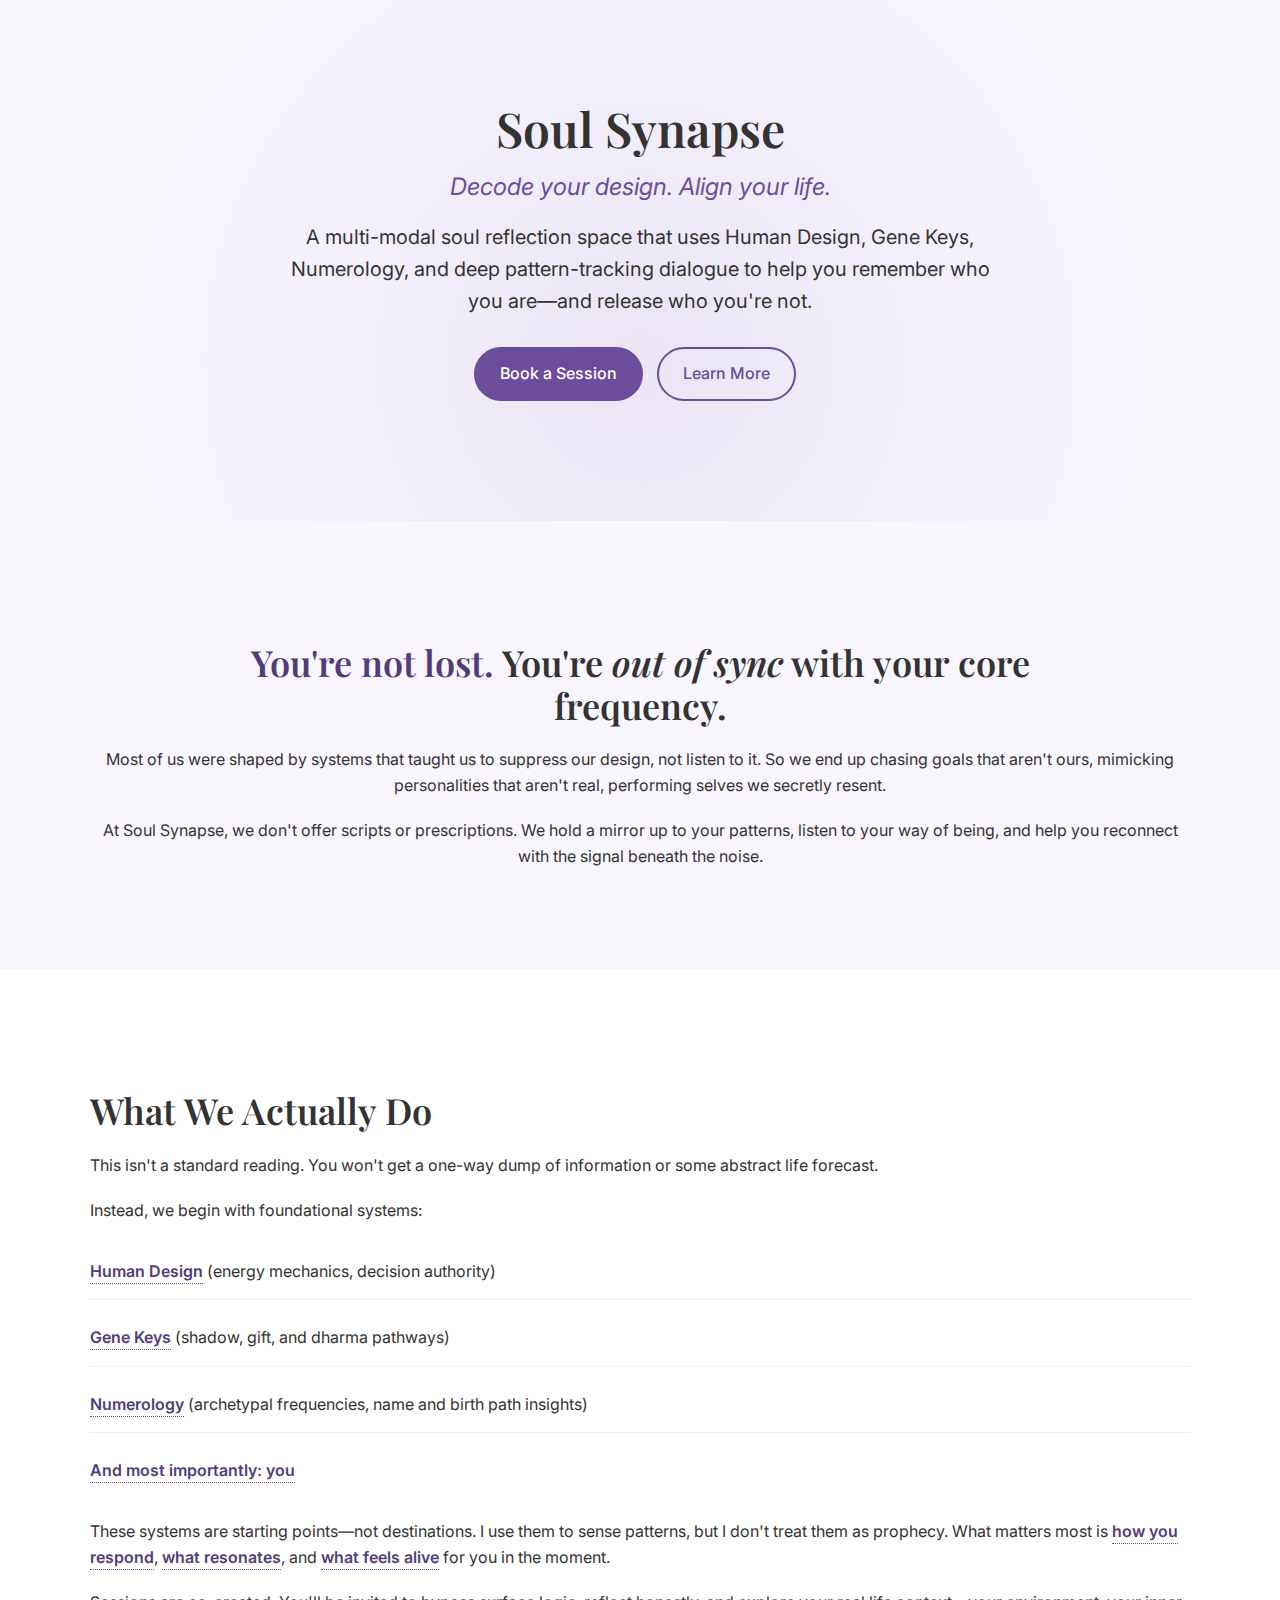
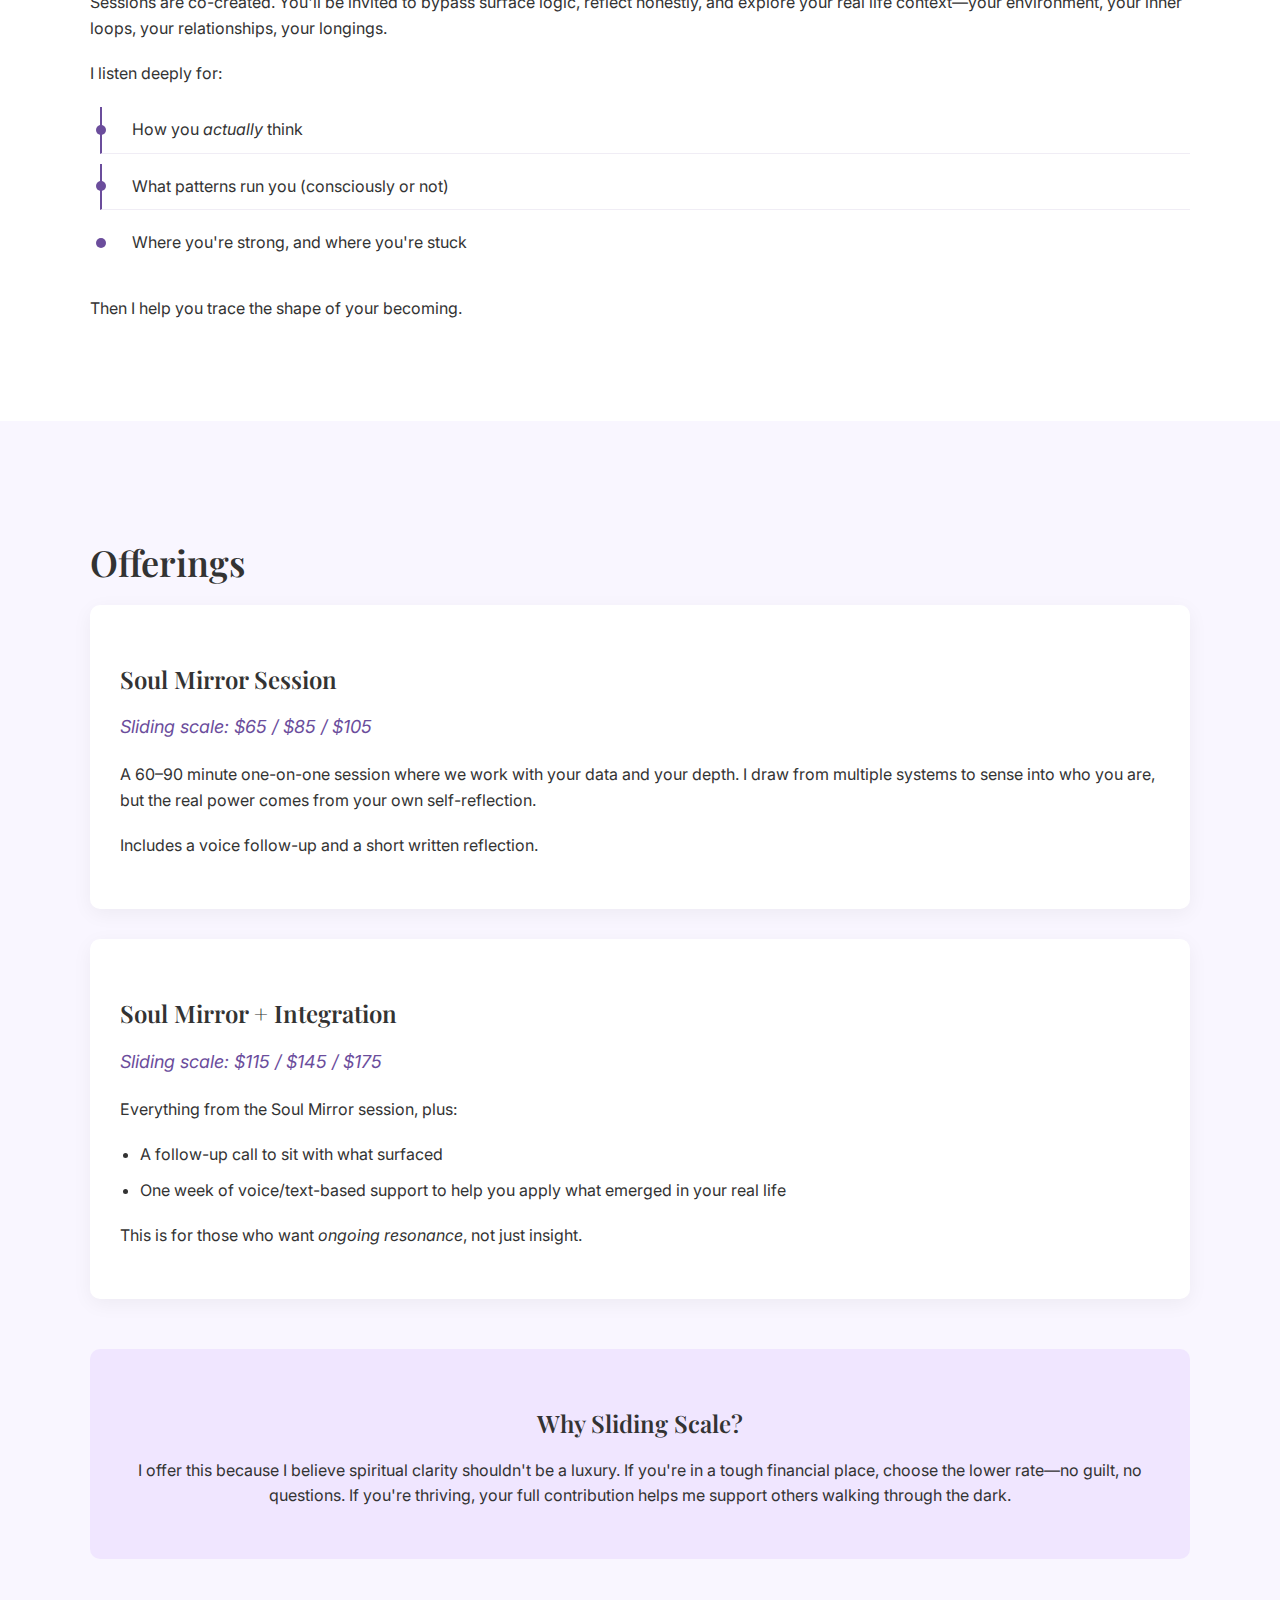
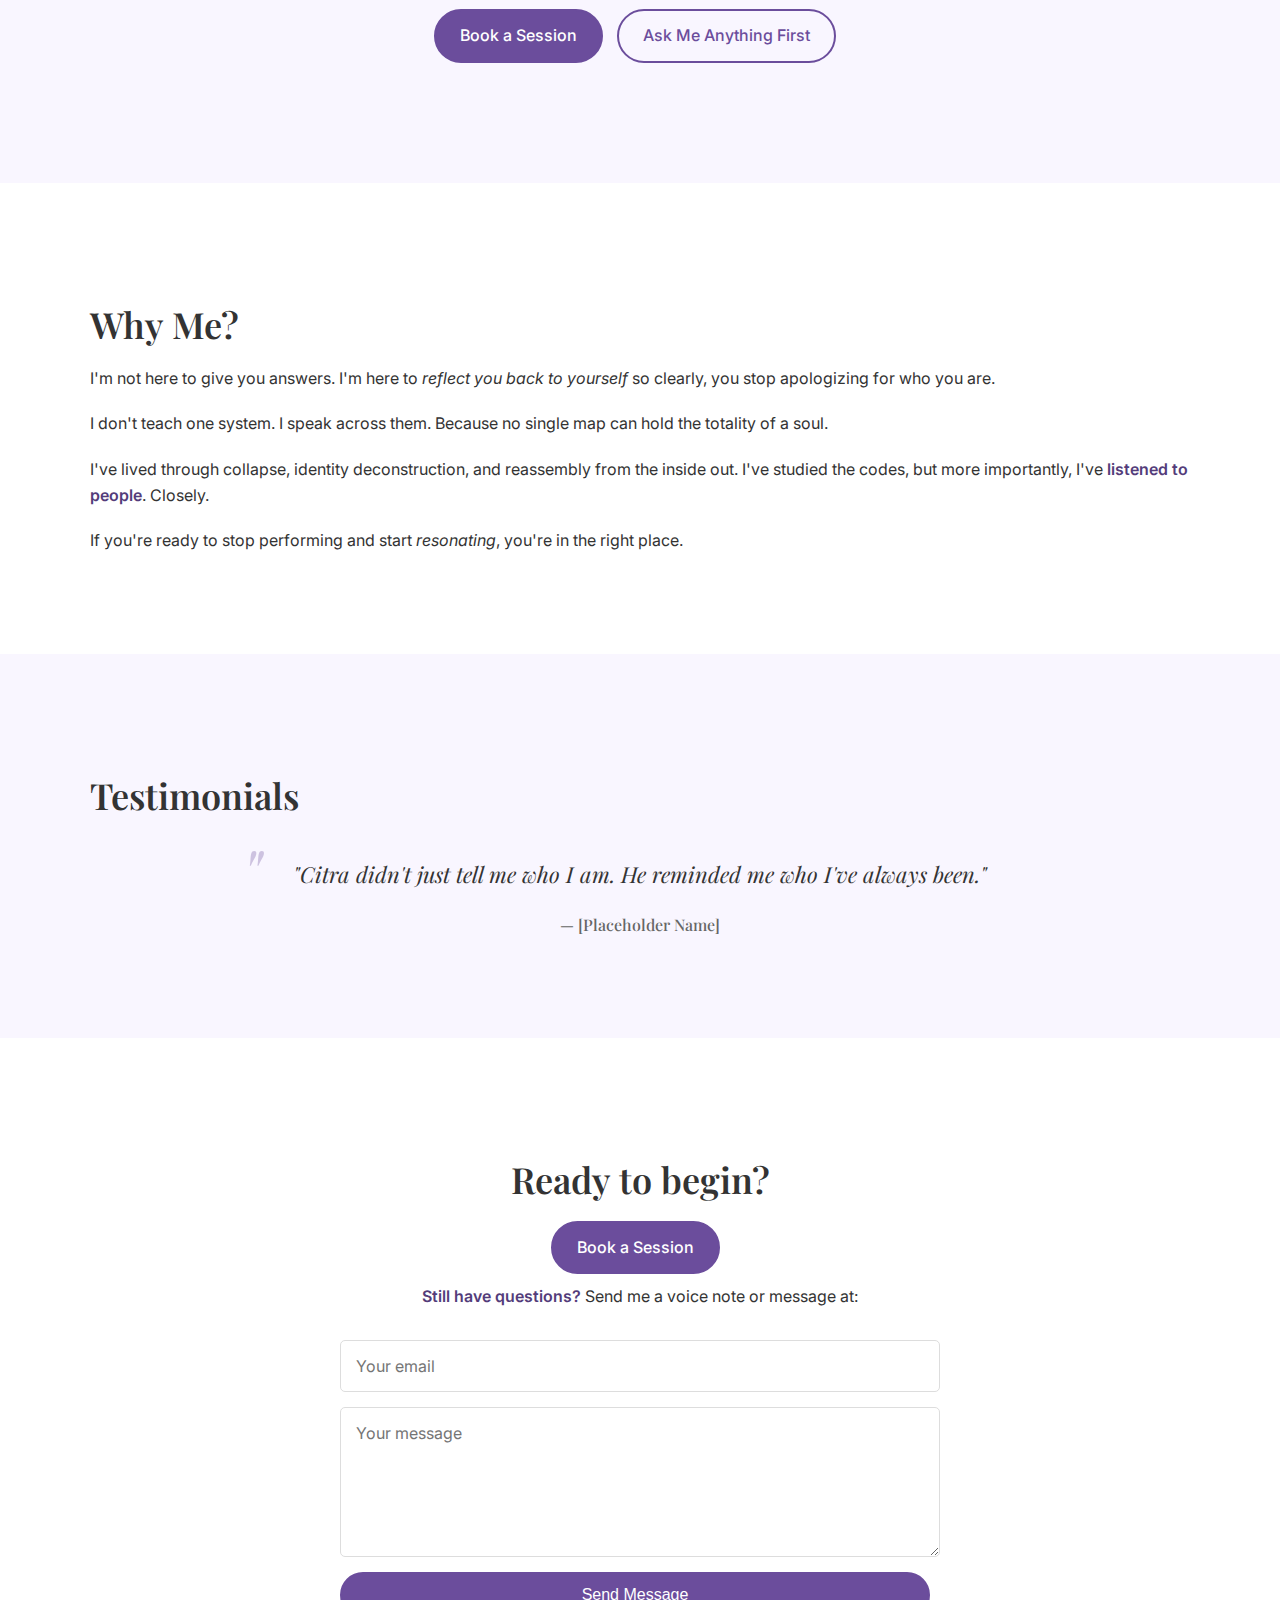
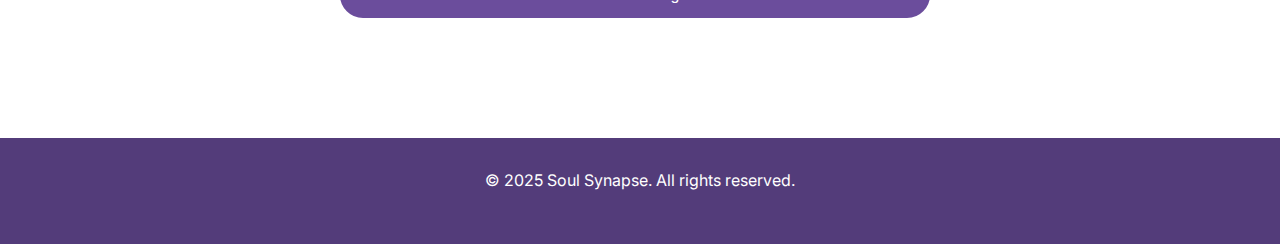
<file: index.html>
<!DOCTYPE html>
<html lang="en">
<head>
    <meta charset="UTF-8">
    <meta name="viewport" content="width=device-width, initial-scale=1.0">
    <title>Soul Synapse - Decode your design. Align your life.</title>
    <link rel="stylesheet" href="styles.css">
    <link rel="preconnect" href="https://fonts.googleapis.com">
    <link rel="preconnect" href="https://fonts.gstatic.com" crossorigin>
    <link href="https://fonts.googleapis.com/css2?family=Inter:wght@300;400;500;600;700&family=Playfair+Display:ital,wght@0,400;0,600;1,400&display=swap" rel="stylesheet">
</head>
<body>
    <header>
        <div class="container">
            <h1>Soul Synapse</h1>
            <p class="tagline"><em>Decode your design. Align your life.</em></p>
            <p class="description">A multi-modal soul reflection space that uses Human Design, Gene Keys, Numerology, and deep pattern-tracking dialogue to help you remember who you are—and release who you're not.</p>
            <div class="cta-buttons">
                <a href="#" class="btn primary">Book a Session</a>
                <a href="#" class="btn secondary">Learn More</a>
            </div>
        </div>
    </header>

    <section class="intro">
        <div class="container">
            <h2><strong>You're not lost.</strong> You're <em>out of sync</em> with your core frequency.</h2>
            <p>Most of us were shaped by systems that taught us to suppress our design, not listen to it. So we end up chasing goals that aren't ours, mimicking personalities that aren't real, performing selves we secretly resent.</p>
            <p>At Soul Synapse, we don't offer scripts or prescriptions. We hold a mirror up to your patterns, listen to your way of being, and help you reconnect with the signal beneath the noise.</p>
        </div>
    </section>

    <section class="what-we-do">
        <div class="container">
            <h2>What We Actually Do</h2>
            <p>This isn't a standard reading. You won't get a one-way dump of information or some abstract life forecast.</p>
            <p>Instead, we begin with foundational systems:</p>
            <ul>
                <li><strong>Human Design</strong> (energy mechanics, decision authority)</li>
                <li><strong>Gene Keys</strong> (shadow, gift, and dharma pathways)</li>
                <li><strong>Numerology</strong> (archetypal frequencies, name and birth path insights)</li>
                <li><strong>And most importantly: you</strong></li>
            </ul>
            <p>These systems are starting points—not destinations. I use them to sense patterns, but I don't treat them as prophecy. What matters most is <strong>how you respond</strong>, <strong>what resonates</strong>, and <strong>what feels alive</strong> for you in the moment.</p>
            
            <p>Sessions are co-created. You'll be invited to bypass surface logic, reflect honestly, and explore your real life context—your environment, your inner loops, your relationships, your longings.</p>
            
            <p>I listen deeply for:</p>
            <ul class="pattern-list">
                <li>How you <em>actually</em> think</li>
                <li>What patterns run you (consciously or not)</li>
                <li>Where you're strong, and where you're stuck</li>
            </ul>
            <p>Then I help you trace the shape of your becoming.</p>
        </div>
    </section>

    <section class="offerings">
        <div class="container">
            <h2>Offerings</h2>
            
            <div class="offering-card">
                <h3>Soul Mirror Session</h3>
                <p class="price"><em>Sliding scale: $65 / $85 / $105</em></p>
                <p>A 60–90 minute one-on-one session where we work with your data and your depth. I draw from multiple systems to sense into who you are, but the real power comes from your own self-reflection.</p>
                <p>Includes a voice follow-up and a short written reflection.</p>
            </div>
            
            <div class="offering-card">
                <h3>Soul Mirror + Integration</h3>
                <p class="price"><em>Sliding scale: $115 / $145 / $175</em></p>
                <p>Everything from the Soul Mirror session, plus:</p>
                <ul>
                    <li>A follow-up call to sit with what surfaced</li>
                    <li>One week of voice/text-based support to help you apply what emerged in your real life</li>
                </ul>
                <p>This is for those who want <em>ongoing resonance</em>, not just insight.</p>
            </div>
            
            <div class="sliding-scale">
                <h3>Why Sliding Scale?</h3>
                <p>I offer this because I believe spiritual clarity shouldn't be a luxury. If you're in a tough financial place, choose the lower rate—no guilt, no questions. If you're thriving, your full contribution helps me support others walking through the dark.</p>
            </div>
            
            <div class="cta-buttons centered">
                <a href="#" class="btn primary">Book a Session</a>
                <a href="#" class="btn secondary">Ask Me Anything First</a>
            </div>
        </div>
    </section>

    <section class="why-me">
        <div class="container">
            <h2>Why Me?</h2>
            <p>I'm not here to give you answers. I'm here to <em>reflect you back to yourself</em> so clearly, you stop apologizing for who you are.</p>
            <p>I don't teach one system. I speak across them. Because no single map can hold the totality of a soul.</p>
            <p>I've lived through collapse, identity deconstruction, and reassembly from the inside out. I've studied the codes, but more importantly, I've <strong>listened to people</strong>. Closely.</p>
            <p>If you're ready to stop performing and start <em>resonating</em>, you're in the right place.</p>
        </div>
    </section>

    <section class="testimonials">
        <div class="container">
            <h2>Testimonials</h2>
            <blockquote>
                <p>"Citra didn't just tell me who I am. He reminded me who I've always been."</p>
                <cite>— [Placeholder Name]</cite>
            </blockquote>
        </div>
    </section>

    <section class="contact">
        <div class="container">
            <h2>Ready to begin?</h2>
            <a href="#" class="btn primary">Book a Session</a>
            <p><strong>Still have questions?</strong> Send me a voice note or message at:</p>
            <div class="contact-form">
                <!-- Placeholder for contact form -->
                <form>
                    <input type="email" placeholder="Your email" required>
                    <textarea placeholder="Your message"></textarea>
                    <button type="submit" class="btn primary">Send Message</button>
                </form>
            </div>
        </div>
    </section>

    <footer>
        <div class="container">
            <p>&copy; 2025 Soul Synapse. All rights reserved.</p>
        </div>
    </footer>
</body>
</html>
</file>
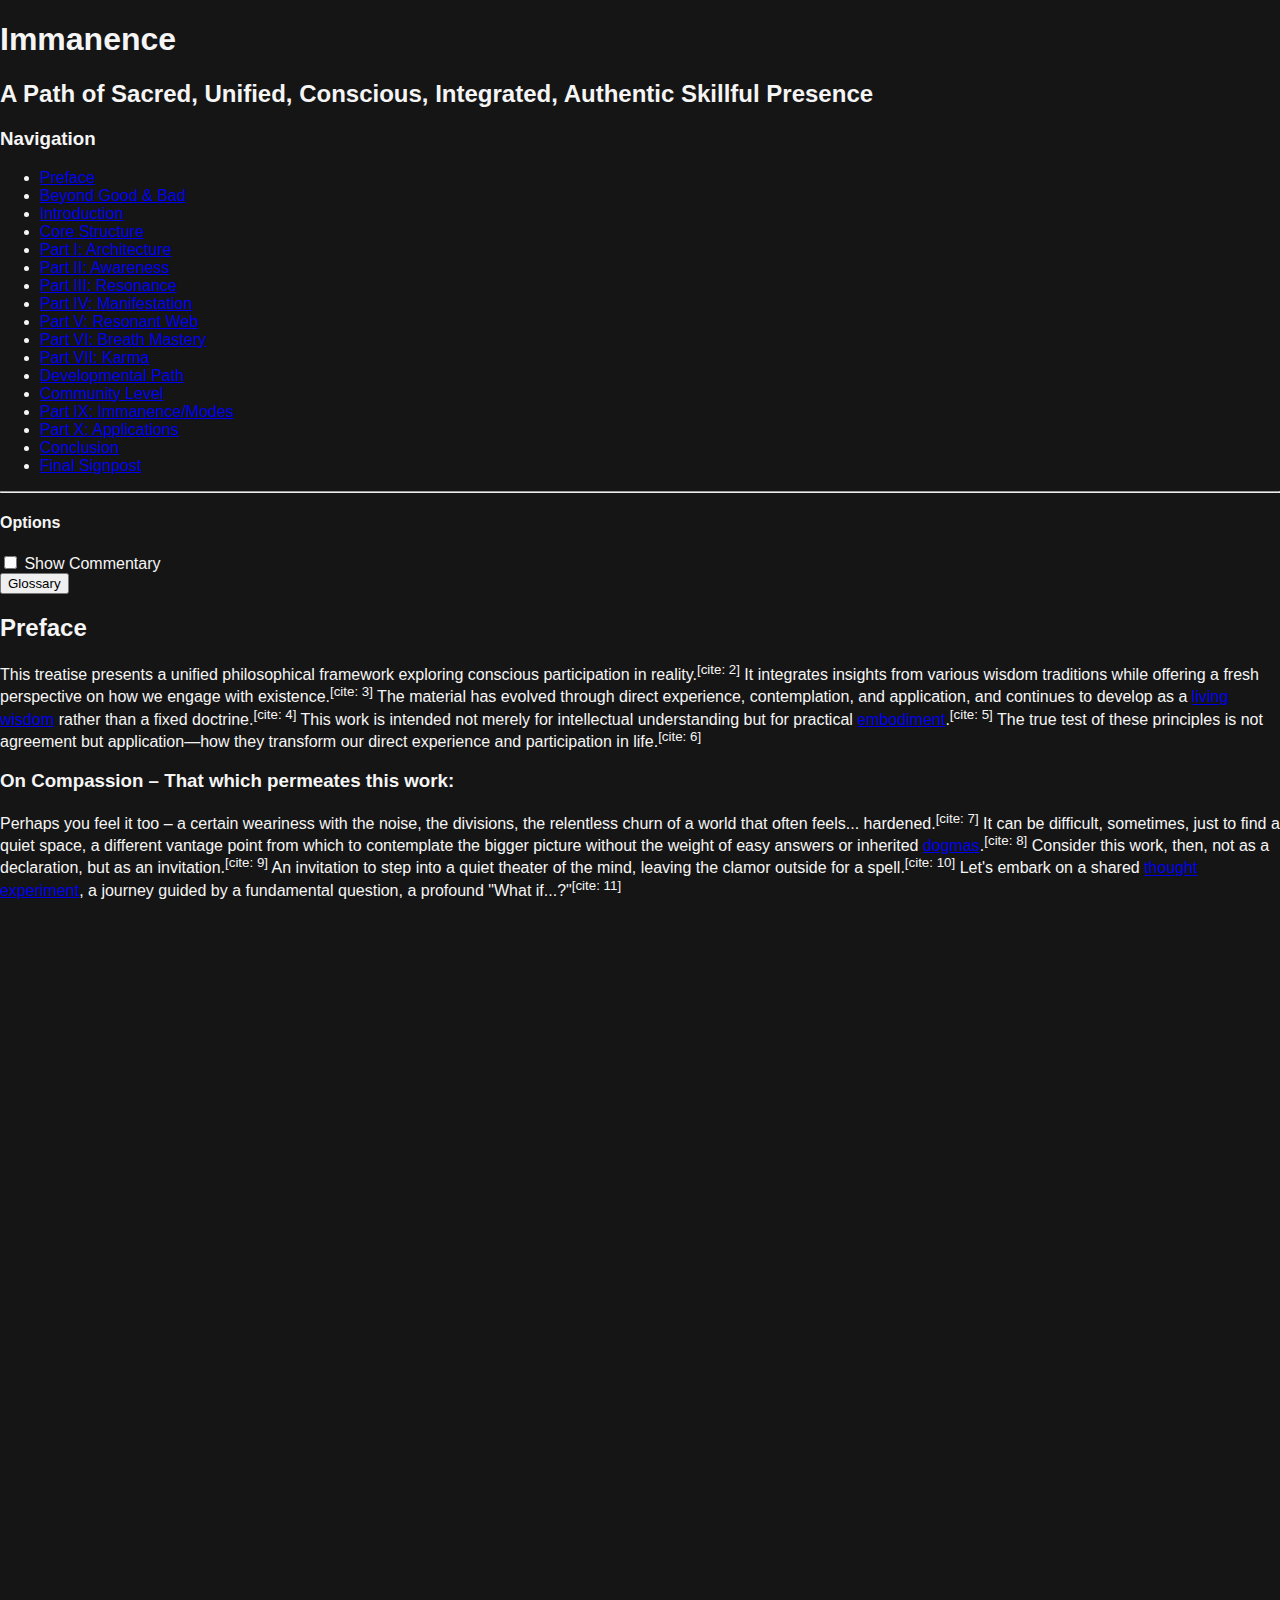
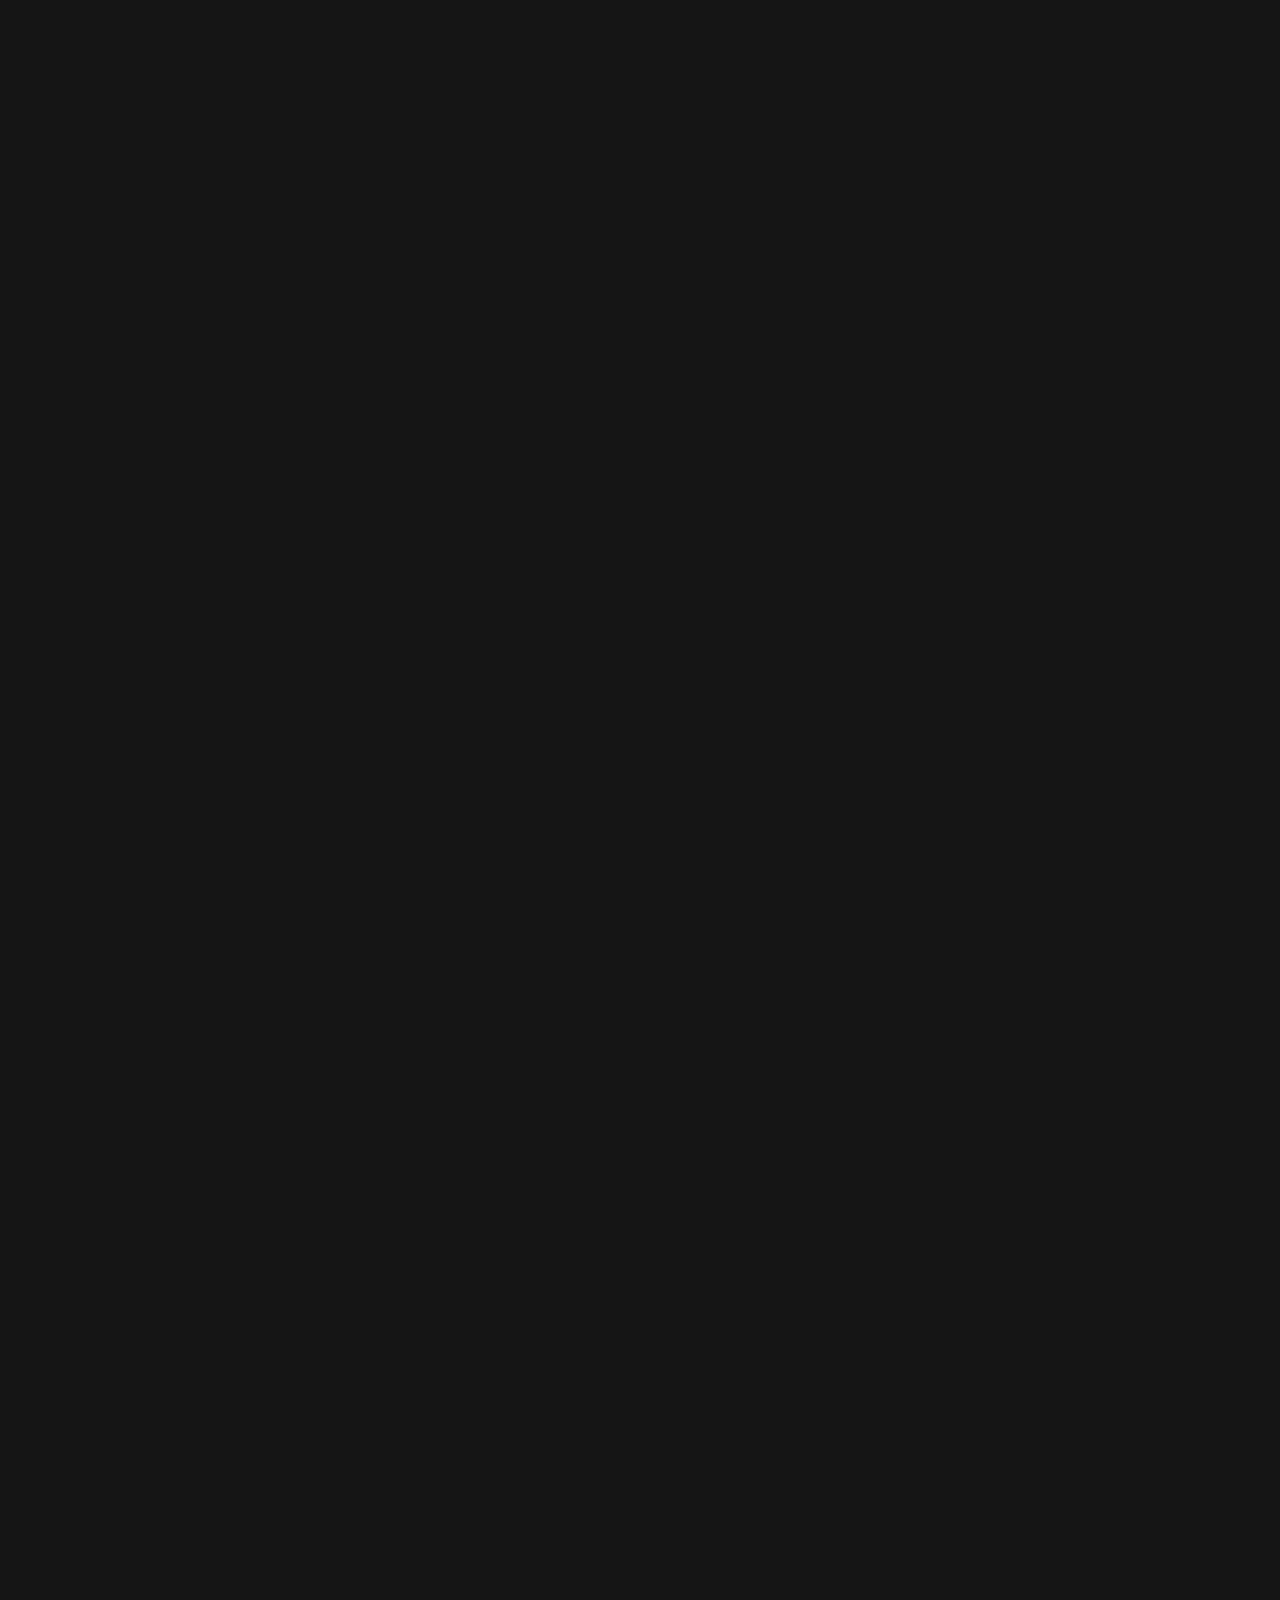
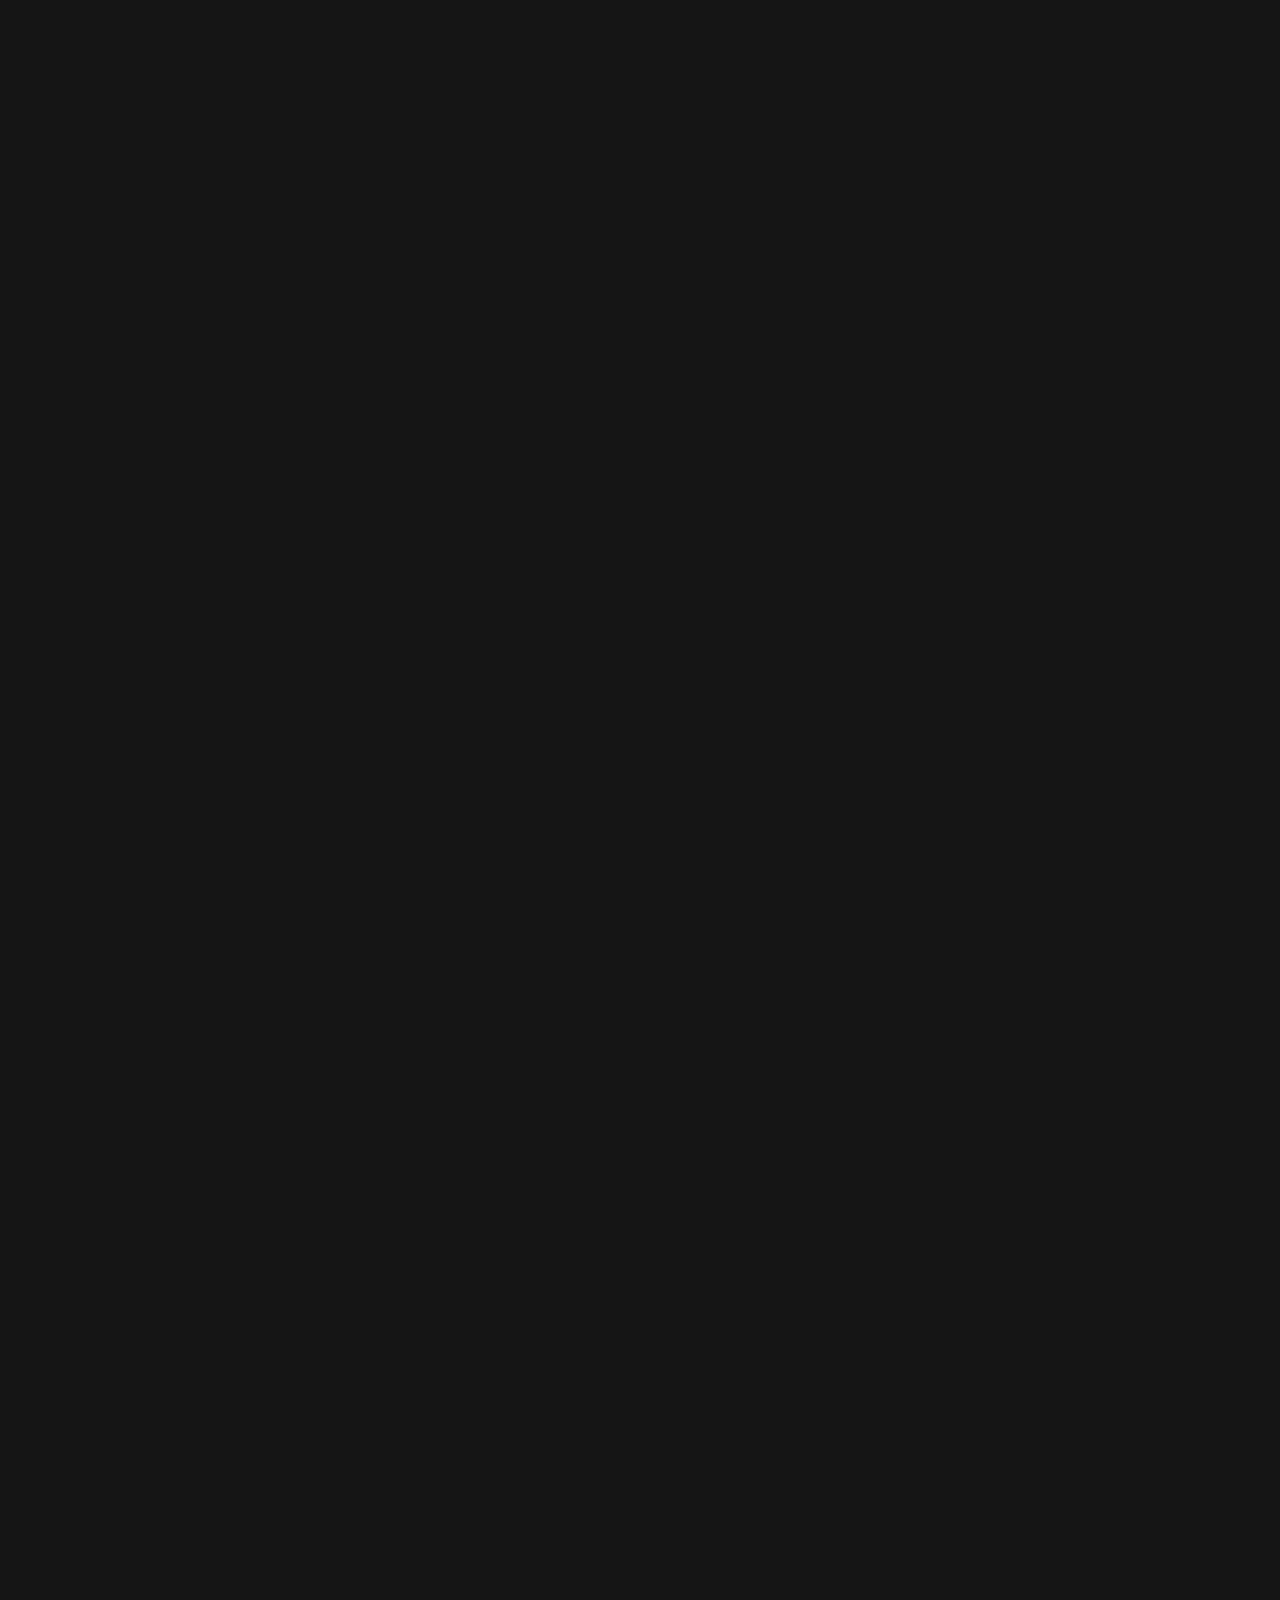
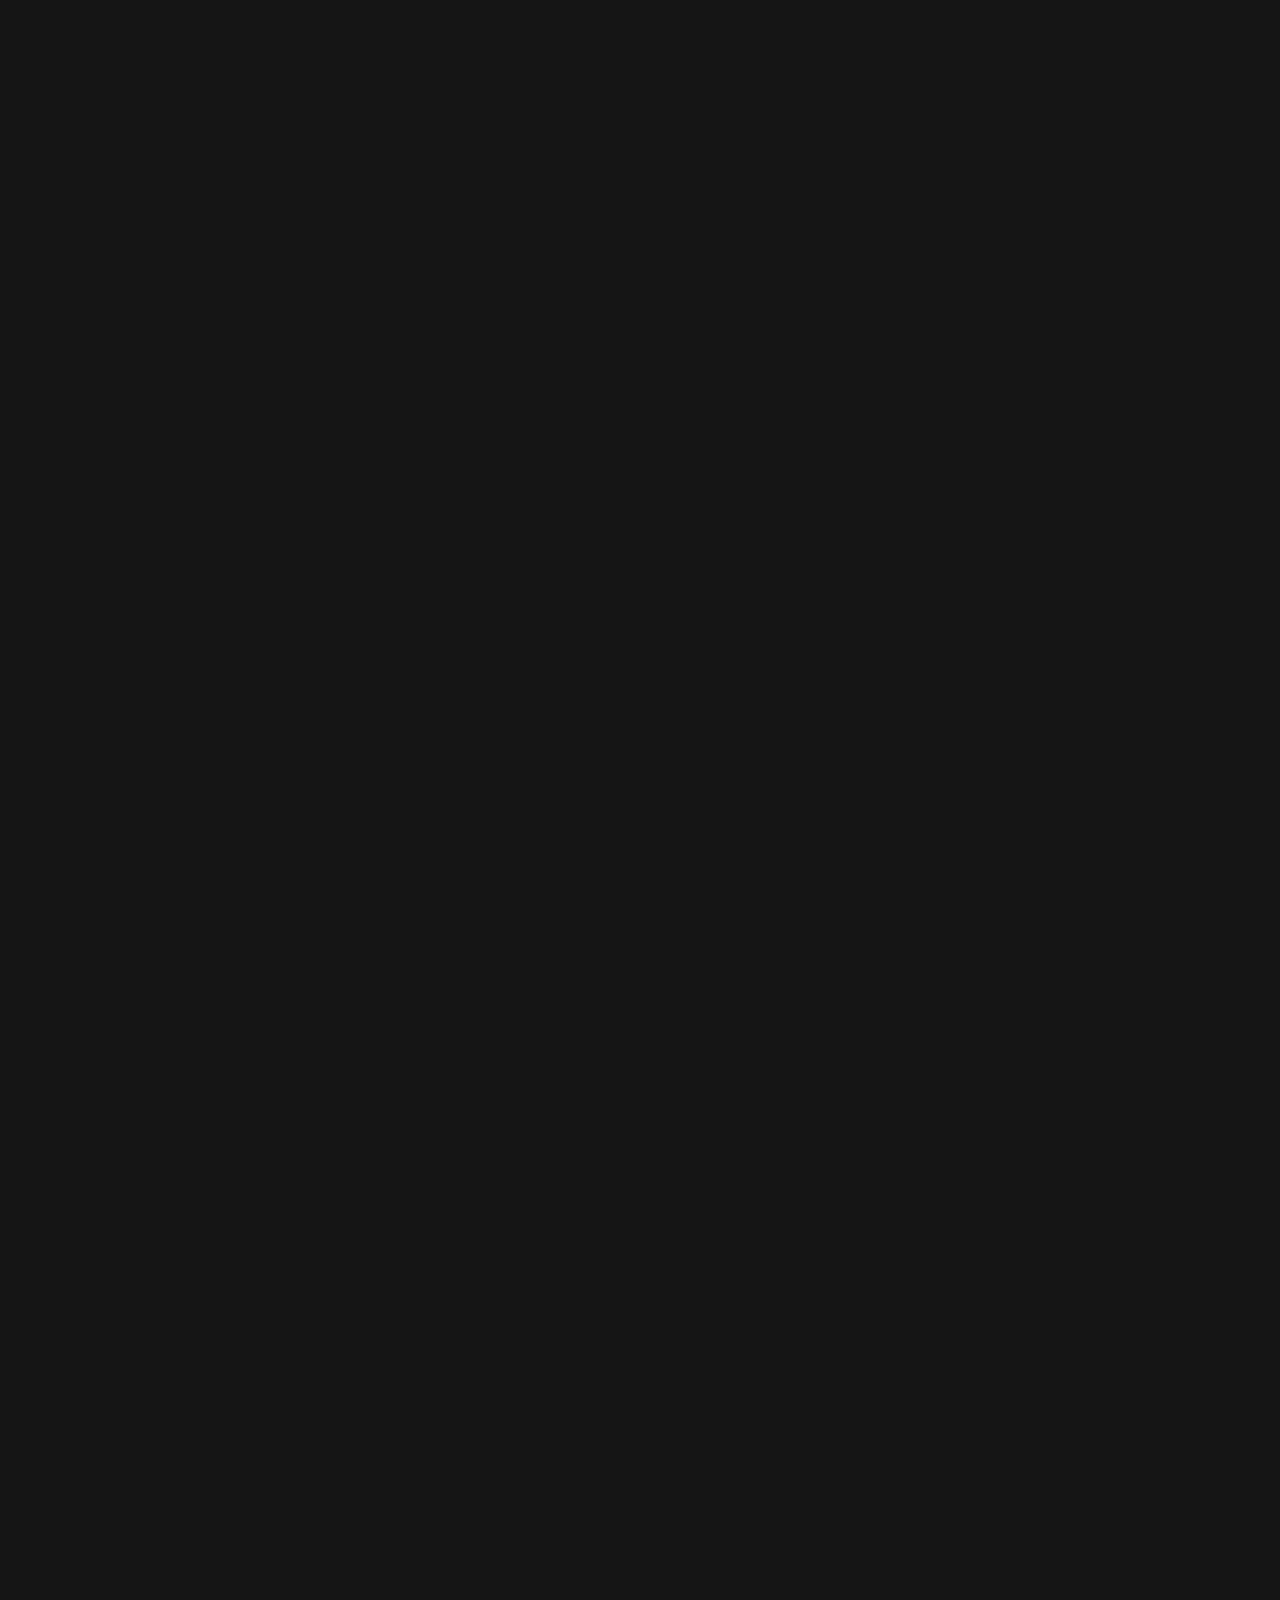
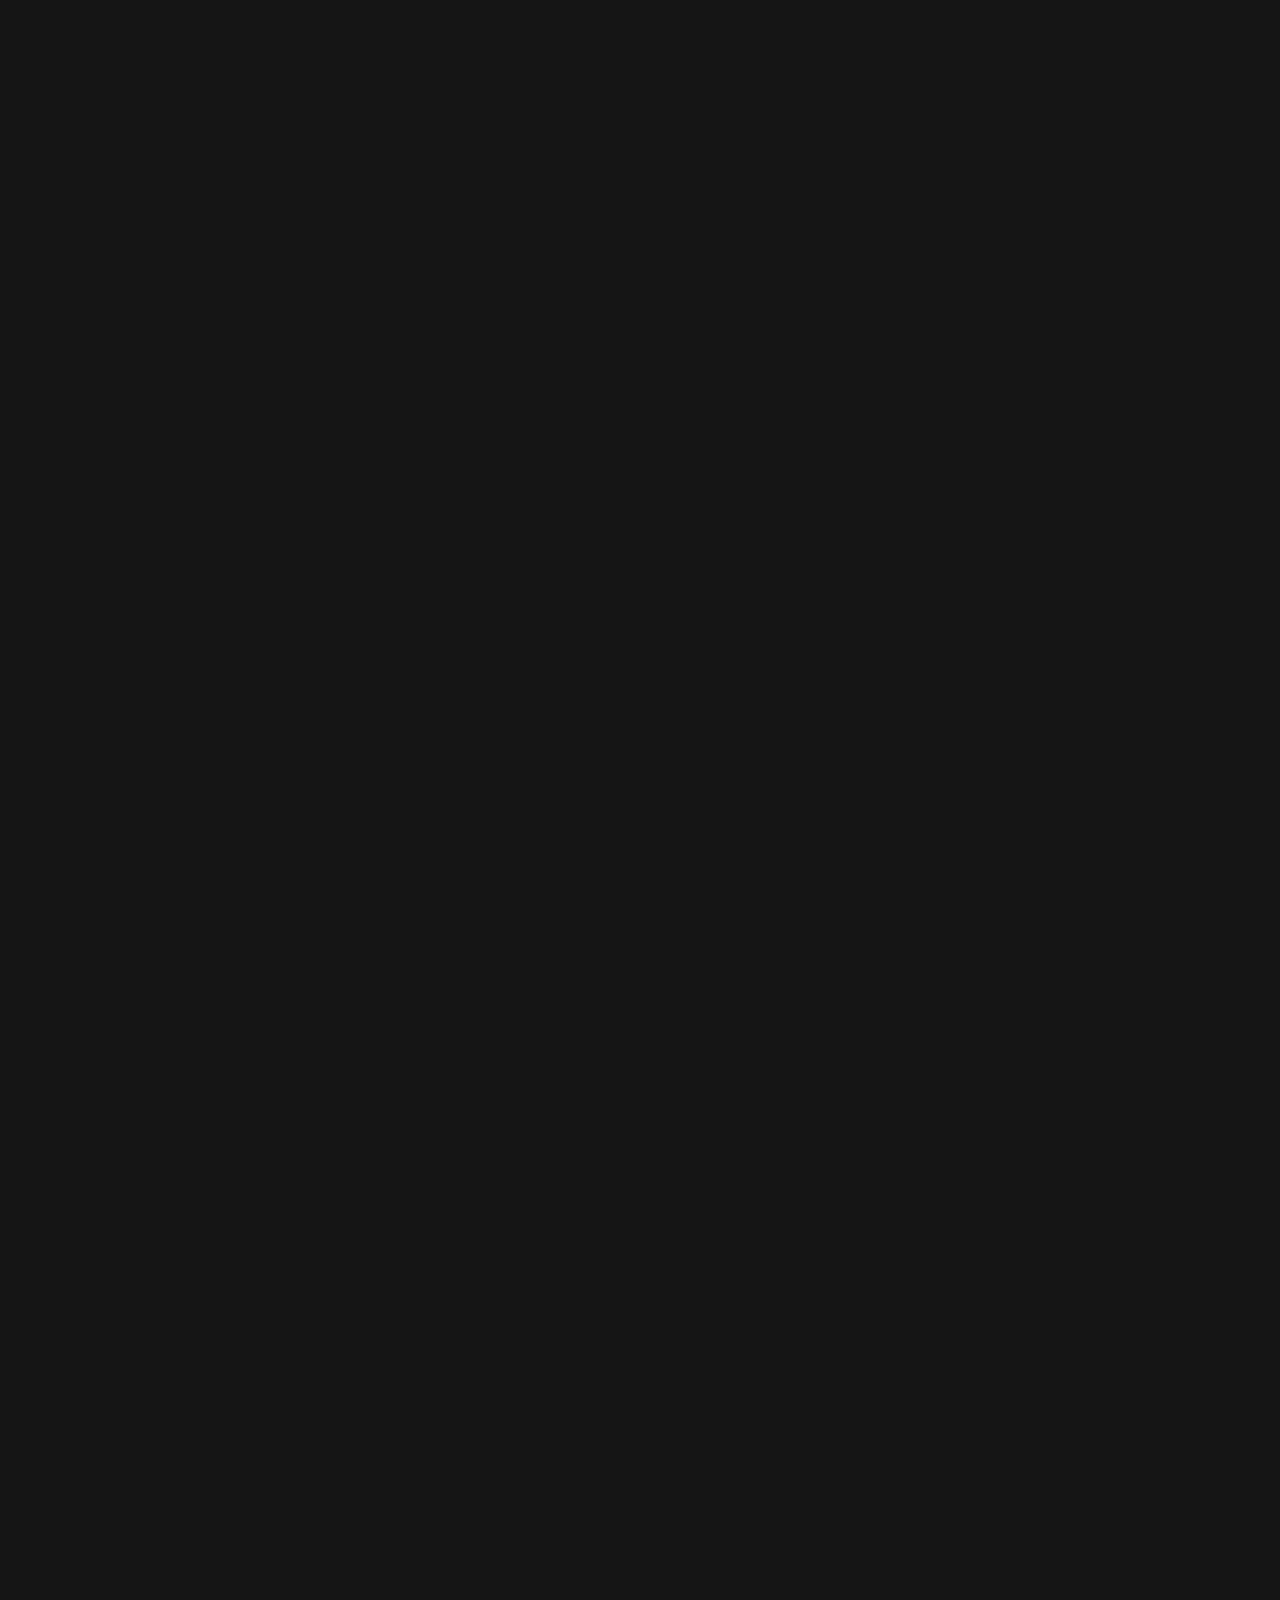
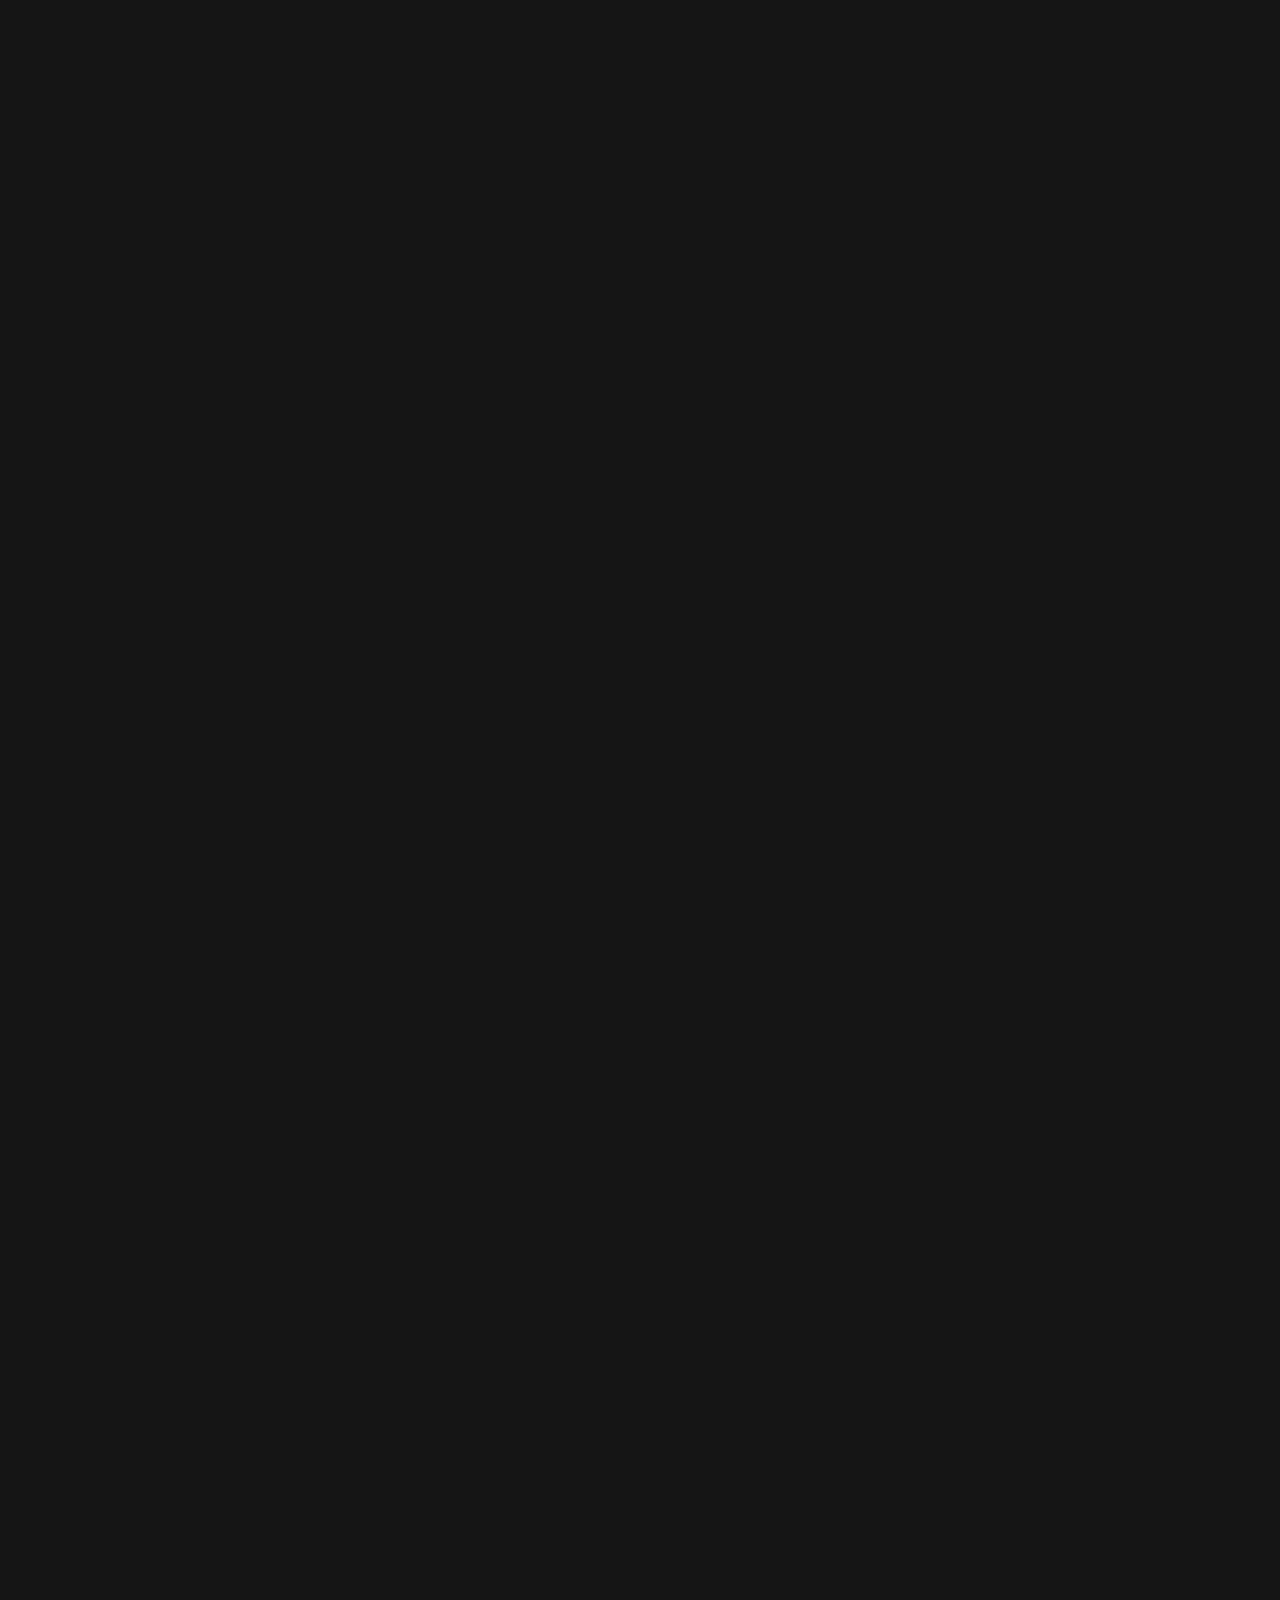
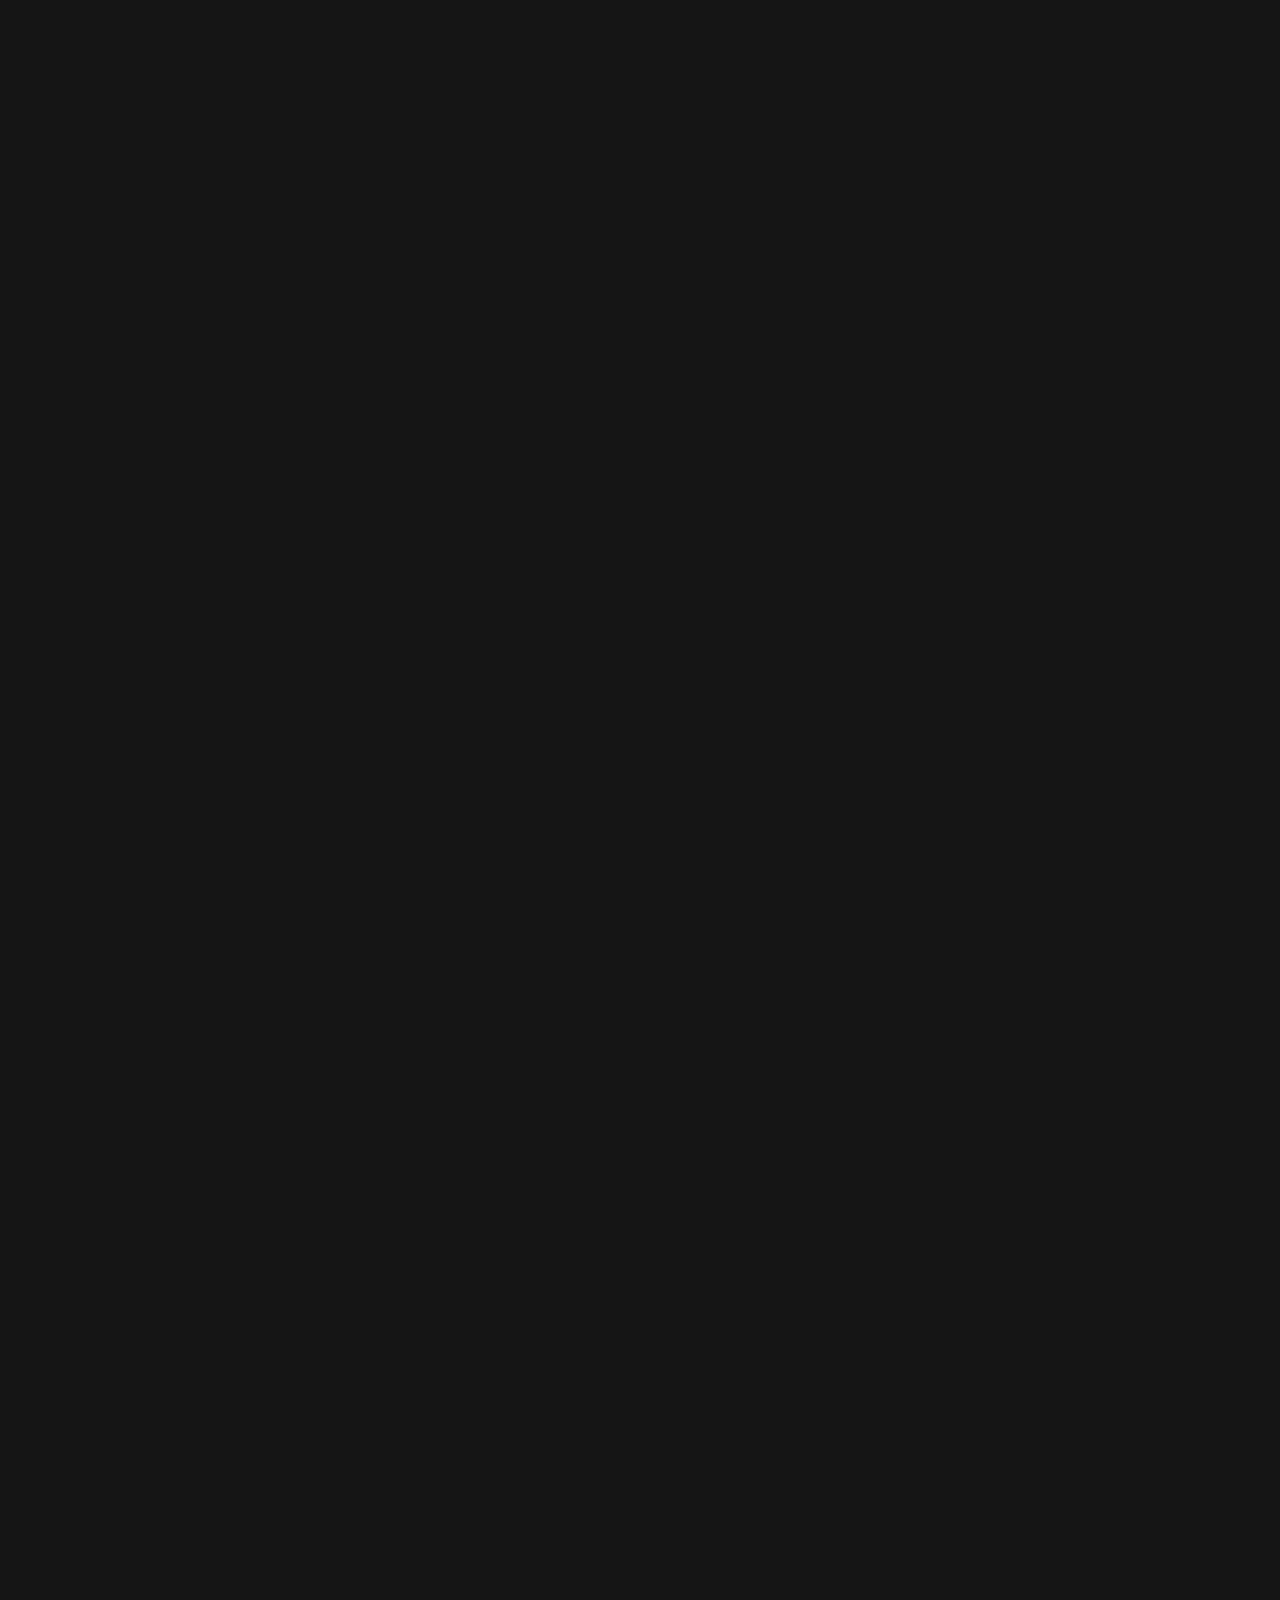
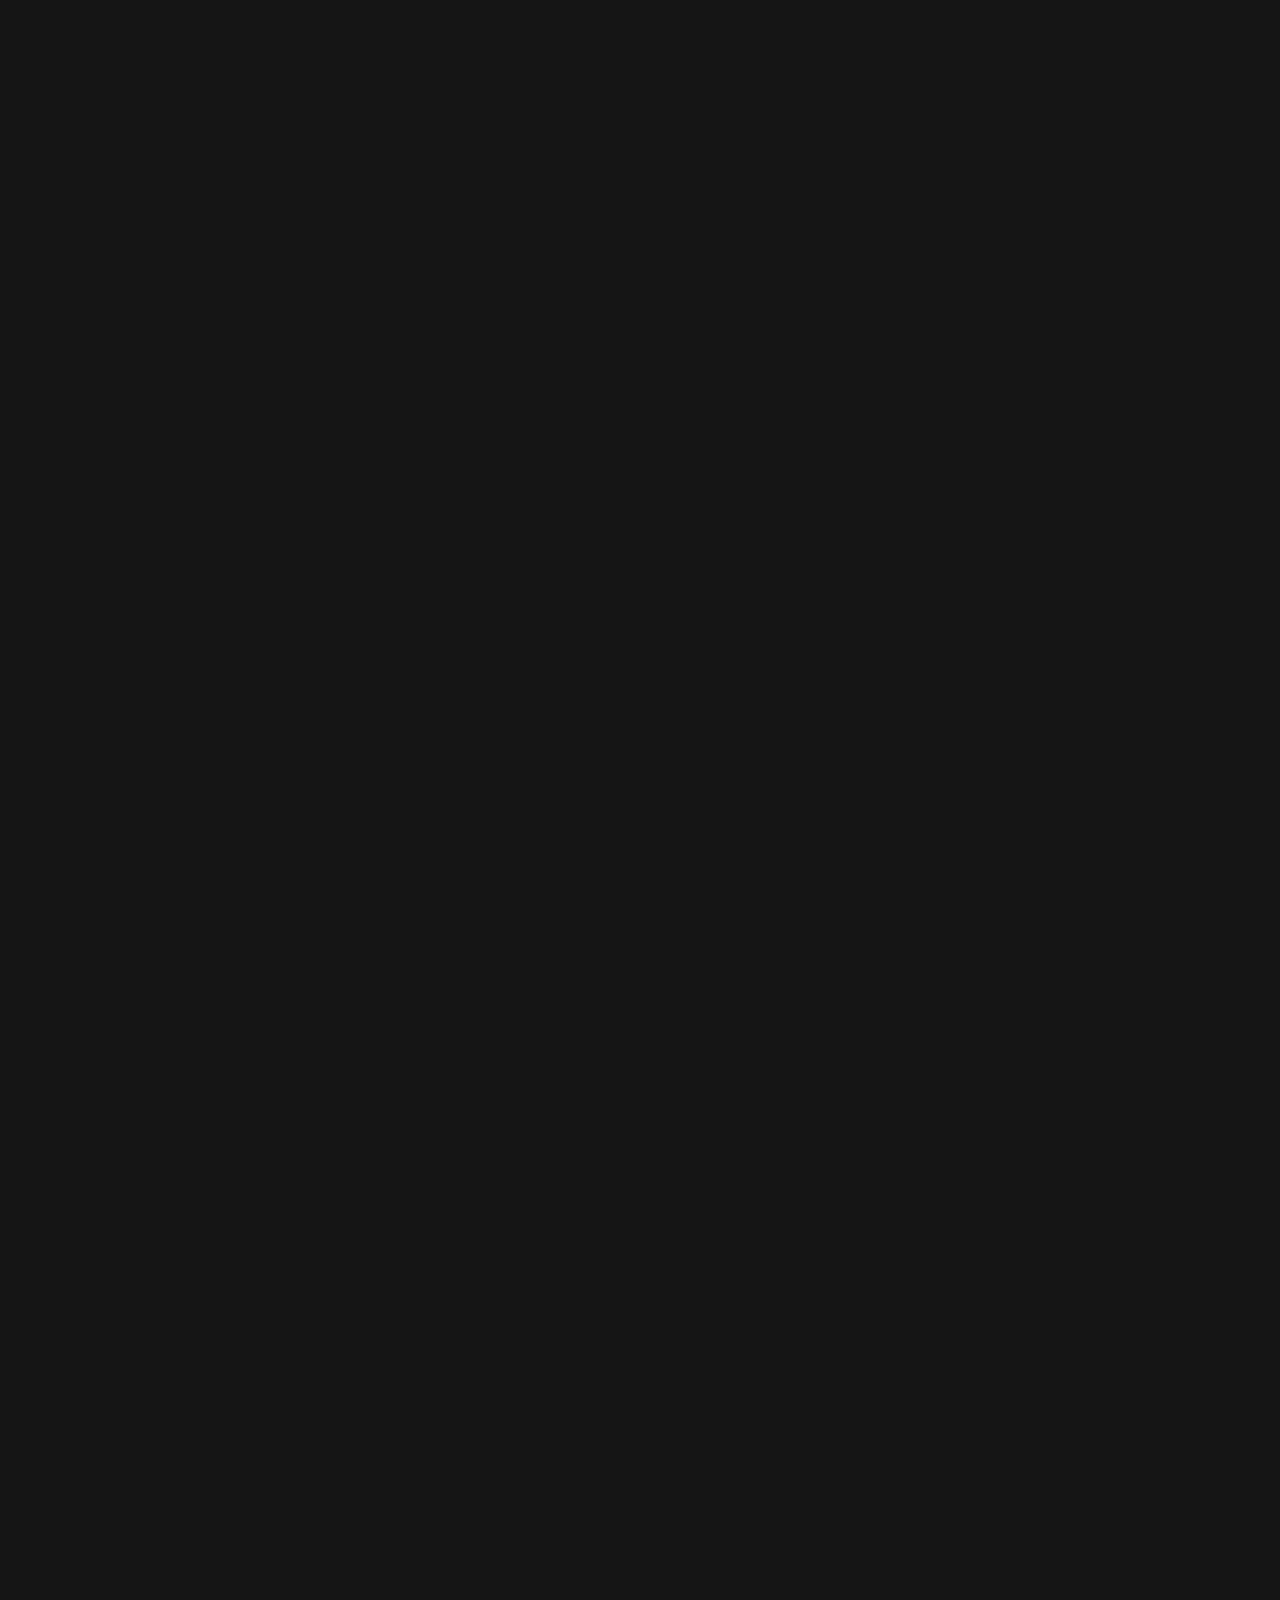
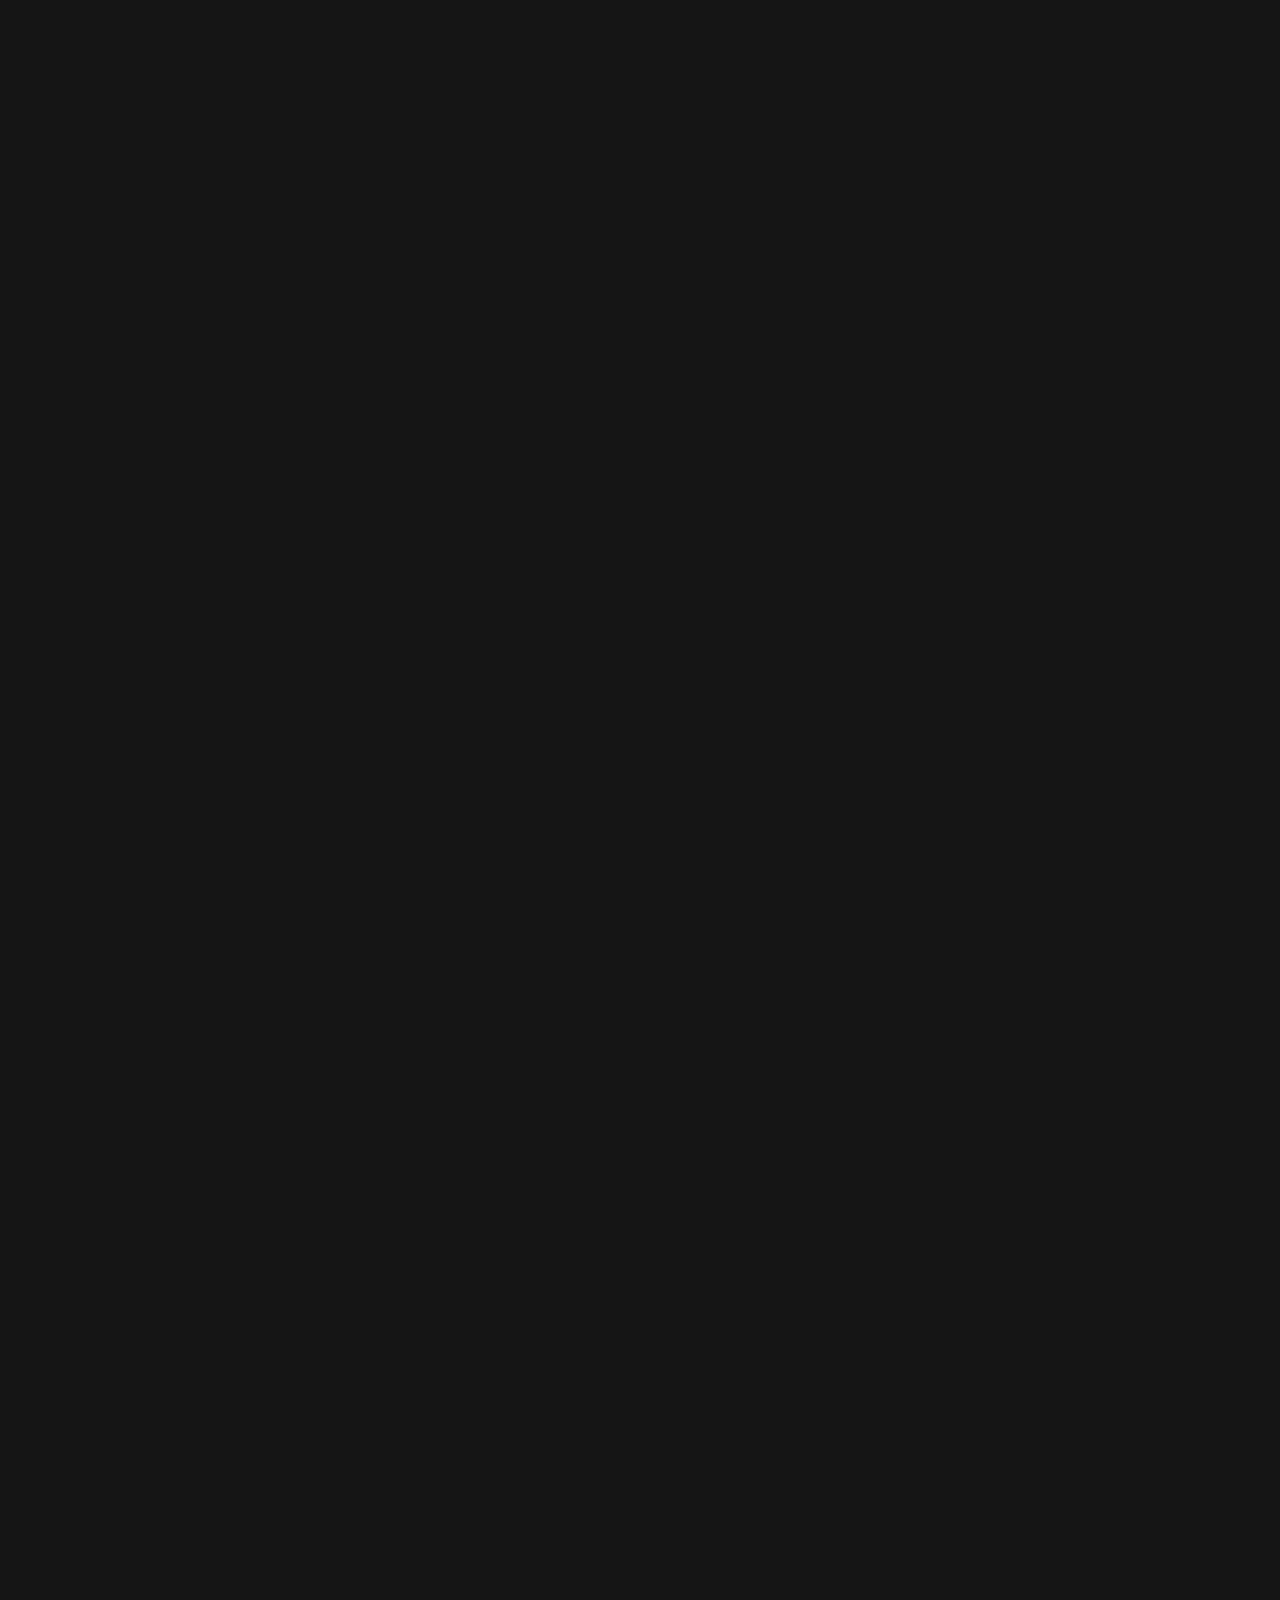
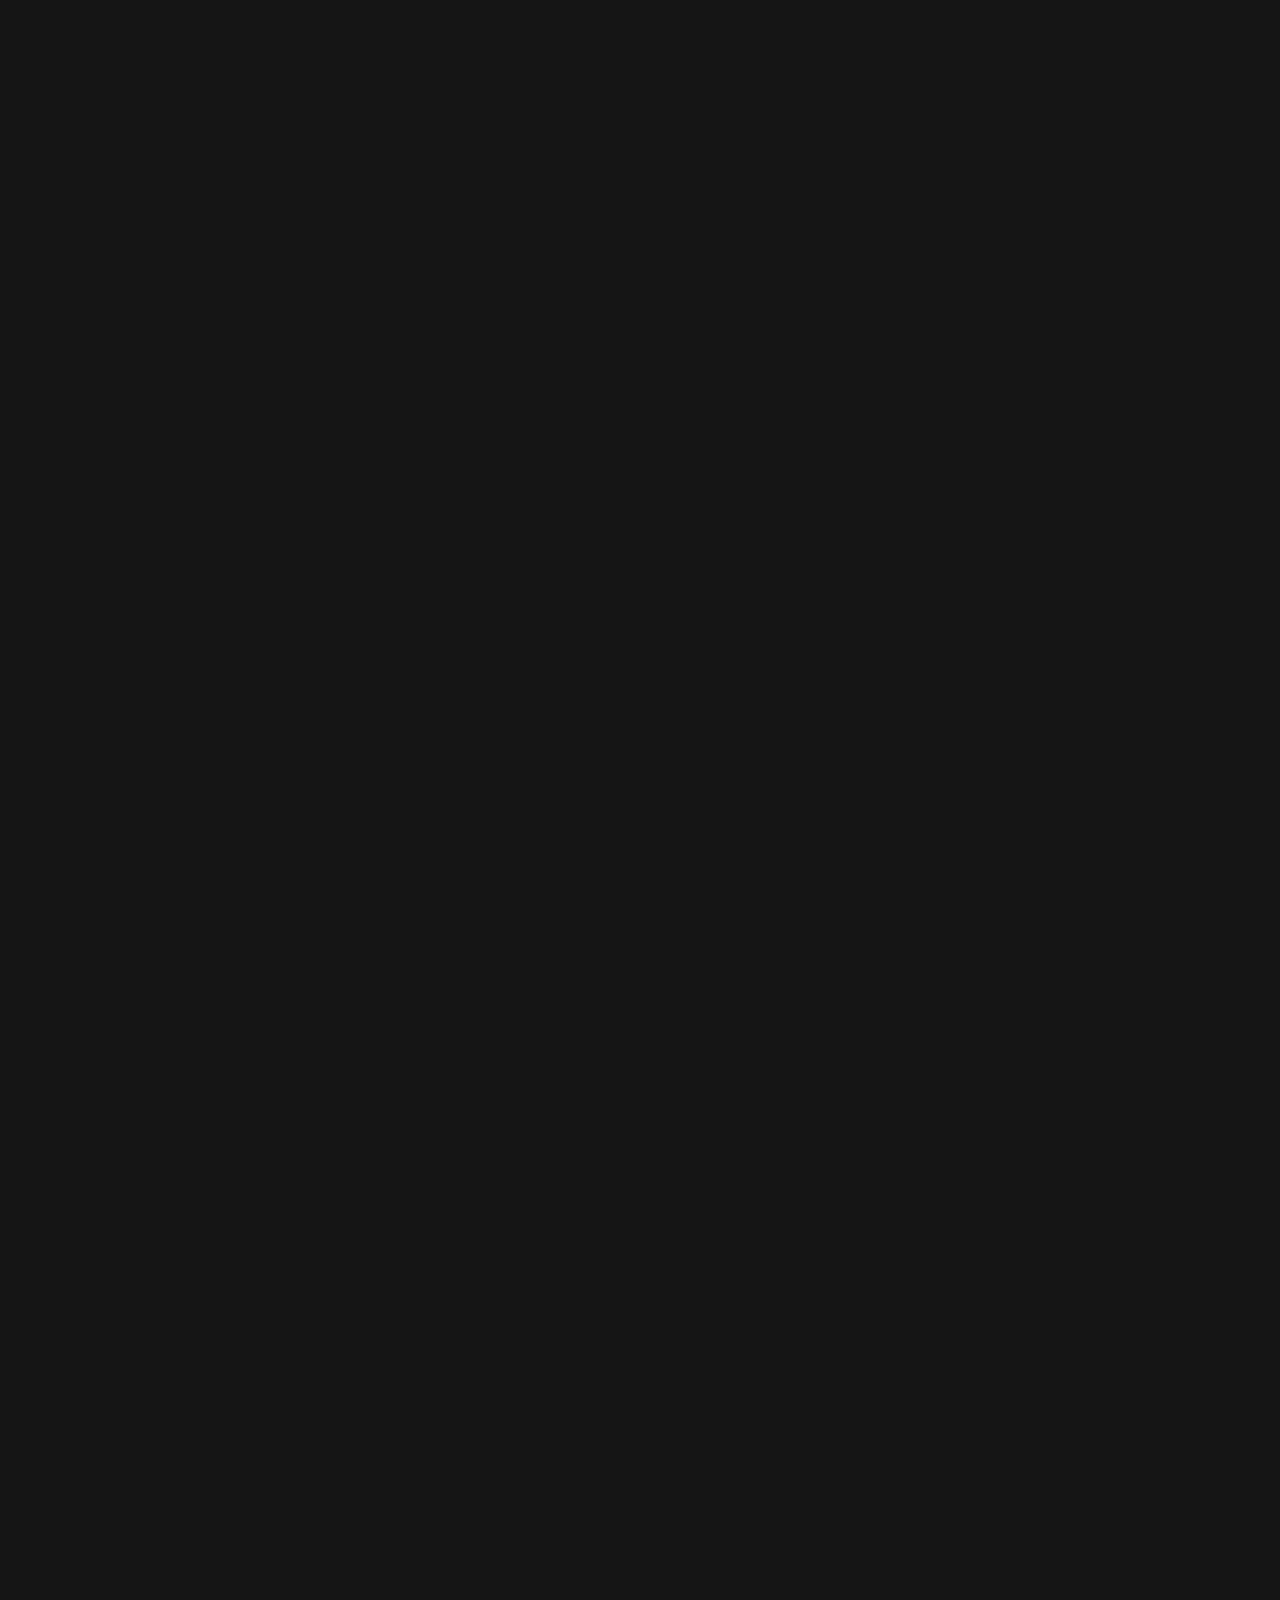
<file: treatise.html>
<!DOCTYPE html>
<html lang="en">
<head>
    <meta charset="UTF-8">
    <meta name="viewport" content="width=device-width, initial-scale=1.0">
    <title>Immanence: A Path of Sacred, Skillful Presence</title>
    <link rel="stylesheet" href="treatise_style.css"> </head>
<body>
    <div class="page-container">

        <header class="page-header">
            <h1>Immanence</h1>
            <h2>A Path of <span class="title-cluster">Sacred, <span class="secondary-words">Unified, Conscious, Integrated, Authentic</span></span> Skillful Presence</h2>
        </header>

        <div class="main-layout">
            <aside class="sidebar">
                <h3>Navigation</h3>
                <nav id="table-of-contents">
                    <ul>
                        <li><a href="#preface">Preface</a></li>
                        <li><a href="#beyond-good-bad">Beyond Good & Bad</a></li>
                        <li><a href="#introduction">Introduction</a></li>
                        <li><a href="#core-structure">Core Structure</a></li>
                        <li><a href="#part-i-architecture">Part I: Architecture</a></li>
                        <li><a href="#part-ii-awareness">Part II: Awareness</a></li>
                        <li><a href="#part-iii-resonance">Part III: Resonance</a></li>
                        <li><a href="#part-iv-manifestation">Part IV: Manifestation</a></li>
                        <li><a href="#part-v-resonant-web">Part V: Resonant Web</a></li>
                        <li><a href="#part-vi-breath-mastery">Part VI: Breath Mastery</a></li>
                        <li><a href="#part-vii-karma">Part VII: Karma</a></li>
                        <li><a href="#developmental-path">Developmental Path</a></li>
                        <li><a href="#community-level">Community Level</a></li>
                        <li><a href="#part-ix-modes-immanence">Part IX: Immanence/Modes</a></li>
                        <li><a href="#part-x-practical-applications">Part X: Applications</a></li>
                        <li><a href="#conclusion">Conclusion</a></li>
                        <li><a href="#final-signpost">Final Signpost</a></li>
                        </ul>
                </nav>
                <hr>
                <div class="sidebar-controls">
                    <h4>Options</h4>
                    <label>
                        <input type="checkbox" id="toggle-commentary"> Show Commentary
                    </label>
                    <br>
                     <button id="glossary-button">Glossary</button>
                </div>
            </aside>

            <main class="content-area">
     <section id="preface">
        <h2>Preface</h2>

        <p>This treatise presents a unified philosophical framework exploring conscious participation in reality.<sup>[cite: 2]</sup> It integrates insights from various wisdom traditions while offering a fresh perspective on how we engage with existence.<sup>[cite: 3]</sup> The material has evolved through direct experience, contemplation, and application, and continues to develop as a <a href="#glossary-living-wisdom" class="glossary-link" data-term="living-wisdom">living wisdom</a> rather than a fixed doctrine.<sup>[cite: 4]</sup> This work is intended not merely for intellectual understanding but for practical <a href="#glossary-embodiment" class="glossary-link" data-term="embodiment">embodiment</a>.<sup>[cite: 5]</sup> The true test of these principles is not agreement but application—how they transform our direct experience and participation in life.<sup>[cite: 6]</sup></p>

        <h3>On Compassion – That which permeates this work:</h3>

        <p>Perhaps you feel it too – a certain weariness with the noise, the divisions, the relentless churn of a world that often feels... hardened.<sup>[cite: 7]</sup> It can be difficult, sometimes, just to find a quiet space, a different vantage point from which to contemplate the bigger picture without the weight of easy answers or inherited <a href="#glossary-dogmas" class="glossary-link" data-term="dogmas">dogmas</a>.<sup>[cite: 8]</sup> Consider this work, then, not as a declaration, but as an invitation.<sup>[cite: 9]</sup> An invitation to step into a quiet theater of the mind, leaving the clamor outside for a spell.<sup>[cite: 10]</sup> Let's embark on a shared <a href="#glossary-thought-experiment" class="glossary-link" data-term="thought-experiment">thought experiment</a>, a journey guided by a fundamental question, a profound "What if...?"<sup>[cite: 11]</sup></p>

        <div class="expandable-section">
            <button class="expand-toggle" aria-expanded="false">Explore the "What If"... [+]</button>
            <div class="expand-content">
                <p>What if the universe, existence itself, isn't just vast, but truly <a href="#glossary-infinite" class="glossary-link" data-term="infinite">infinite</a>?<sup>[cite: 12]</sup> Not merely large beyond imagining, but literally without bounds, without an 'outside'? Let's sit with that staggering possibility for a moment.<sup>[cite: 13]</sup> If reality has no edge, no ultimate boundary, what does that imply about its nature?<sup>[cite: 14]</sup> Could it be that such absolute boundlessness necessitates an underlying wholeness?<sup>[cite: 15]</sup> If there's no 'outside,' can anything be truly separate from it?<sup>[cite: 16]</sup> Perhaps infinity itself points towards an essential <a href="#glossary-unity" class="glossary-link" data-term="Unity">Unity</a> – a single, unbroken reality expressing itself in the breathtaking, sometimes heartbreaking, kaleidoscope of infinite variations we experience.<sup>[cite: 17]</sup> Are we witnessing countless separate things, or infinite facets of One Thing?<sup>[cite: 18]</sup> And if this fundamental Unity is the nature of reality, what, then, are we?<sup>[cite: 19]</sup> Are we merely isolated fragments adrift in the whole, or are we intrinsic expressions of that very wholeness?<sup>[cite: 20]</sup> What if the feeling of being a distinct, separate self is a vital perspective, but not the entire story?<sup>[cite: 21]</sup> Could we be, perhaps, like individual waves rising and falling, yet never separate from the single, infinite ocean?<sup>[cite: 22]</sup> What shifts within us when we truly entertain this deep interconnectedness?<sup>[cite: 23]</sup> If the 'other' is recognized, at the deepest level, as another manifestation of the same underlying Unity as 'oneself,' what happens to the foundations of fear, judgment, or indifference?<sup>[cite: 24]</sup> Does empathy naturally deepen into something more encompassing? Does a quiet, steady <a href="#glossary-compassion" class="glossary-link" data-term="Compassion">Compassion</a> begin to emerge – not as a moral directive we must strive for, but as the spontaneous, logical resonance of understanding that we are all, ultimately, indivisible?<sup>[cite: 25]</sup> A feeling with the whole, because we are the whole?<sup>[cite: 26]</sup></p>
            </div>
        </div>

        <p>This treatise is an exploration of that potential pathway: from the humbling contemplation of Infinity, to the profound realization of Unity, and towards the natural blossoming of Compassion.<sup>[cite: 27]</sup> It does not claim to hold final answers, but rather seeks to journey through these interconnected ideas, examining their echoes in science, spirit, and experience.<sup>[cite: 28]</sup> I invite you, fellow traveler, to join in this contemplation, to ponder these possibilities, and to see, together, how they might illuminate our understanding of ourselves and our place within the magnificent, mysterious whole – and perhaps, how they might gently reshape the way we choose to live.<sup>[cite: 29]</sup></p>
    </section>

<section id="beyond-good-bad">
    <h2>Beyond Good and Bad: The Contextual Nature of Traits</h2>

    <h3>I. The Illusion of Moral Adjectives</h3>

    <p>Modern language frames traits as inherently <a href="#glossary-virtuous" class="glossary-link" data-term="virtuous">virtuous</a> or <a href="#glossary-shameful" class="glossary-link" data-term="shameful">shameful</a>—impatience as a flaw, humility as a virtue, emotionality as weakness, stoicism as strength.<sup>[cite: 30]</sup> These designations become moral verdicts, often devoid of the context in which the trait arises.<sup>[cite: 31]</sup> This pattern of labeling is inherited from <a href="#glossary-systems-of-control" class="glossary-link" data-term="systems-of-control">systems of control</a>—religious, psychological, social—that flatten the multidimensional nature of behavior into simplistic <a href="#glossary-binaries" class="glossary-link" data-term="binaries">binaries</a>.<sup>[cite: 32]</sup></p>
    <p>What gets lost in this reduction is the living intelligence behind each expression.<sup>[cite: 33]</sup> A person who is impatient may be dismissed as selfish, when in truth they may be attuned to an urgency others avoid.<sup>[cite: 34]</sup> One labeled arrogant may actually be expressing a clarity that others resent.<sup>[cite: 35]</sup> Even laziness, long reviled, might reflect an instinctive refusal to labor for unworthy ends.<sup>[cite: 36]</sup></p>
    <p>Traits are not moral verdicts.<sup>[cite: 37]</sup> They are instruments. Context, skill, and relational clarity determine whether the sound is harmony or noise.</p>

    <h3>II. Traits as Energetic Patterns</h3>

    <p>All traits are expressions of movement within the <a href="#glossary-energetic-field" class="glossary-link" data-term="energetic-field">energetic</a> and psychological field of the self.<sup>[cite: 38]</sup> When seen not as fixed qualities but as patterns—fluid, responsive, and directional—they reveal their <a href="#glossary-adaptive-intelligence" class="glossary-link" data-term="adaptive-intelligence">adaptive intelligence</a>.<sup>[cite: 39]</sup></p>

    <div class="expandable-section">
        <button class="expand-toggle" aria-expanded="false">Explore Trait Examples [+]</button>
        <div class="expand-content">
            <ul>
                <li>Impatience may reflect high internal pacing, a desire for immediacy, or resistance to stagnation.<sup>[cite: 40]</sup></li>
                <li>Arrogance may reveal a strong self-core resisting distortion or manipulation.<sup>[cite: 41]</sup></li>
                <li>Laziness can signal misaligned effort, pointing toward needed rest or reevaluation.<sup>[cite: 42]</sup></li>
                <li>Sensitivity indicates a porous field, receptive to unseen data others might ignore.<sup>[cite: 43]</sup></li>
            </ul>
        </div>
    </div>
    <p>These are not flaws—they are intelligences.<sup>[cite: 44]</sup> They require <a href="#glossary-discernment" class="glossary-link" data-term="discernment">discernment</a> to wield skillfully, not suppression to appear virtuous.</p>

    <h3>III. The Concept of Right Use</h3>

    <p>There is no virtue in a trait alone—only in its use.<sup>[cite: 45]</sup> "<a href="#glossary-right-use" class="glossary-link" data-term="Right-use">Right use</a>" is determined by <a href="#glossary-alignment" class="glossary-link" data-term="alignment">alignment</a>: to the moment, to one’s role, and to the relational field.<sup>[cite: 46]</sup> This echoes <a href="#glossary-dharmic-intelligence" class="glossary-link" data-term="dharmic-intelligence">dharmic intelligence</a>, which asks not what is good, but what is timely, <a href="#glossary-coherent" class="glossary-link" data-term="coherent">coherent</a>, and true to the whole.<sup>[cite: 47]</sup></p>

    <div class="expandable-section">
         <button class="expand-toggle" aria-expanded="false">Explore Right Use Examples [+]</button>
         <div class="expand-content">
            <p>Consider:<sup>[cite: 48]</sup></p>
            <ul>
                <li>Impatience that forces action in a stagnant collective can catalyze change.</li>
                <li>Arrogance in the face of gaslighting can preserve sanity.</li>
                <li>Emotional intensity can pierce denial and bring buried truths to light.<sup>[cite: 49]</sup></li>
                <li>Laziness might be resistance to performative work that violates soul integrity.<sup>[cite: 50]</sup></li>
            </ul>
            <p>What seems toxic in one field becomes medicine in another.<sup>[cite: 51]</sup></p>
        </div>
    </div>
     <p>Right use does not mean moral correctness.<sup>[cite: 52]</sup> It means <a href="#glossary-resonance" class="glossary-link" data-term="resonance">resonance</a>, clarity, and skill. A trait is only damaging when it is misapplied, unintegrated, or out of tune with what the moment requires.</p>

    <h3>IV. Dishonesty: The Edge Case</h3>

    <p>Dishonesty breaks the pattern. Not because it is categorically evil, but because it is not merely an energy pattern.<sup>[cite: 53]</sup> It is a <a href="#glossary-relational-strategy" class="glossary-link" data-term="relational-strategy">relational strategy</a>—a deliberate distortion of shared reality.<sup>[cite: 54]</sup> Whereas most traits describe how energy moves through one's system, dishonesty alters the field between people.<sup>[cite: 55]</sup> It replaces clarity with illusion, requiring others to act on false data. It does not just misfire internally;<sup>[cite: 56]</sup> it entangles others in warped perception.<sup>[cite: 57]</sup></p>

    <div class="expandable-section">
        <button class="expand-toggle" aria-expanded="false">Explore Forms of Dishonesty [+]</button>
        <div class="expand-content">
            <p>Dishonesty can take forms:</p>
            <ul>
                <li>Defensive: a lie told to protect oneself or others from violence or harm.</li>
                <li>Strategic: used in systems like espionage, or in protecting sacred knowledge.<sup>[cite: 58]</sup></li>
                <li>Malicious: distortion meant to deceive, exploit, or manipulate.</li>
                <li>Self-deceptive: fragmentation or distortion of one’s own inner clarity.<sup>[cite: 59]</sup></li>
            </ul>
        </div>
    </div>
    <p>The question is not is dishonesty ever justified?<sup>[cite: 60]</sup> but what is the cost—and is it acknowledged, repaired, and balanced?</p>
    <p>Dishonesty is <a href="#glossary-karmically-expensive" class="glossary-link" data-term="karmically-expensive">karmically expensive</a>.<sup>[cite: 61]</sup> Even when done with noble intent, it bends the relational fabric. It demands eventual reconciliation.<sup>[cite: 62]</sup> Truth, then, is not just a virtue. It is an anchoring frequency—the tuning fork that allows <a href="#glossary-relational-coherence" class="glossary-link" data-term="relational-coherence">relational coherence</a> to emerge.<sup>[cite: 63]</sup> When distorted, everything built atop it must eventually collapse or be re-aligned.</p>

    <h3>V. Rehabilitation vs. Consequence</h3>

    <p>Most traits can be rehabilitated by recognition and redirection. Impatience can become leadership. Laziness can become discernment.<sup>[cite: 64]</sup> But dishonesty often requires rebuilding the trust field. It is not a trait to be redirected, but a distortion that must be confessed, amended, or transmuted.<sup>[cite: 65]</sup></p>
    <p>This doesn't mean dishonesty is beyond redemption—it means it cannot be neutralized by context alone. It must be processed relationally.<sup>[cite: 66]</sup> Dishonesty in sacred traditions is often seen not just as immoral, but as dis-integrating. It fractures resonance.<sup>[cite: 67]</sup> In energetic terms, it breaks the web.<sup>[cite: 68]</sup></p>

    <h3>VI. Conclusion: From Traits to Tuning</h3>

    <p>When we move beyond the binary of good and bad, we enter a realm of <a href="#glossary-energetic-literacy" class="glossary-link" data-term="energetic-literacy">energetic literacy</a>.<sup>[cite: 69]</sup> We stop trying to be "better people" in the performative sense, and instead ask:</p>
    <ul>
        <li>What energies move through me?</li>
        <li>How are they shaped?<sup>[cite: 70]</sup></li>
        <li>Where do they land in others?</li>
        <li>Is their current form skillful for this moment?</li>
    </ul>
    <p>The goal is not perfection. It is coherence. It is the capacity to wield one's full self with precision, compassion, and timing.<sup>[cite: 71]</sup></p>
    <p>A trait is only a problem when it is out of tune with the moment.<sup>[cite: 72]</sup></p>
    <p>Everything else is potential waiting to be orchestrated.<sup>[cite: 73]</sup></p>

</section>

<section id="introduction">
    <h2>Introduction: Expression as the Fundamental Force</h2>

    <blockquote>"Reality is not merely what is, but what is expressing itself."<sup></sup></blockquote>

    <h3>The Fundamental Proposition</h3>

    <p><a href="#glossary-expression" class="glossary-link" data-term="Expression">Expression</a> is the fundamental force in the universe. All phenomena, including physical reality itself, are various forms of expression.<sup></sup> This earth and all people living in it are an expression of infinitely grouped intelligence (that is, a unified yet fractally distributed awareness often called <a href="#glossary-source" class="glossary-link" data-term="Source">Source</a>, <a href="#glossary-collective-consciousness" class="glossary-link" data-term="Collective-Consciousness">Collective Consciousness</a>, or the <a href="#glossary-mind-of-creation" class="glossary-link" data-term="Mind-of-Creation">Mind of Creation</a> itself) having a conversation with itself, playing out as physical reality.<sup></sup></p>
    <p>If there is one truth that underlies this entire framework, it is this: existence is not static but dynamic, not solid but expressive, not merely being but becoming.<sup></sup> The cosmos is not a thing but an ongoing creative act. Reality is not what is, but what is expressing itself.<sup></sup></p>
    <p>Within this understanding lies a profound shift in how we approach the spiritual journey.<sup></sup> Traditional systems have often framed enlightenment as an exit from suffering, illusion, or the cycle of existence.<sup></sup> The message has been clear: "Wake up from the dream. Escape the wheel. Find liberation from the world of forms."<sup></sup></p>

    <div class="expandable-section">
        <button class="expand-toggle" aria-expanded="false">Explore Shift in Perspective [+]</button>
        <div class="expand-content">
             <p>This framework offers a different perspective: Liberation is not necessarily the only valid goal-participation is equally valid.<sup></sup> Not all awakened beings leave-some engage, teach, and participate. Enlightenment is not necessarily escape, but can also be a deepened engagement with reality.<sup></sup></p>
        </div>
    </div>
     <h3>The Birth of This Framework</h3>

    <p>This philosophical framework did not emerge from abstract theorizing but from direct experience at the intersection of ancient wisdom and modern consciousness.<sup></sup> It represents a synthesis that has evolved through years of practice, observation, and refinement.<sup></sup> The initial insights came through moments of expanded awareness where the ordinary boundaries between self and world dissolved, revealing the underlying patterns of creation.<sup></sup> These experiences showed reality not as solid but as <a href="#glossary-vibrational" class="glossary-link" data-term="vibrational">vibrational</a>, not as separate but as <a href="#glossary-interconnected" class="glossary-link" data-term="interconnected">interconnected</a>, not as random but as intelligently <a href="#glossary-patterned" class="glossary-link" data-term="patterned">patterned</a>.<sup></sup></p>
    <p>These insights were then tested against both traditional wisdom teachings and contemporary understanding.<sup></sup> Where most spiritual traditions point toward <a href="#glossary-transcendence" class="glossary-link" data-term="transcendence">transcendence</a>—rising above or moving beyond the material world—these experiences revealed the equally profound path of <a href="#glossary-immanence" class="glossary-link" data-term="immanence">immanence</a>—diving more deeply into the heart of existence itself.<sup></sup></p>
    <p>The framework continued to evolve through application in daily life, showing that spiritual principles are not merely conceptual but practical tools for navigation.<sup></sup> As these understandings were lived, they revealed new dimensions and refined themselves, demonstrating that wisdom is not static but grows through engagement.<sup></sup></p>

    <h3>A Living Wisdom</h3>

    <p>This treatise does not present fixed doctrines but a <a href="#glossary-living-wisdom" class="glossary-link" data-term="living-wisdom">living wisdom</a> that continues to evolve.<sup></sup> It is not meant to be accepted as belief but tested through direct experience.<sup></sup> The words here are not the truth itself but pointers toward what must be personally realized.<sup></sup></p>
    <p>The framework acknowledges multiple valid perspectives and integrates seemingly contradictory approaches.<sup></sup> It recognizes that:<sup></sup></p>
    <ul>
        <li>There are many paths to realization, each suited to different temperaments</li>
        <li>Apparent opposites like transcendence and immanence can be complementary</li>
        <li>Different stages of development require different approaches</li>
        <li>The spiritual journey is not linear but spiraling, often returning to the same points with deeper understanding<sup></sup></li>
    </ul>

</section>

<section id="core-structure">
    <h2>The Core Structure</h2>

    <p>This framework is built upon several foundational understandings that together create a coherent vision of reality and our place within it:</p>

    <ol>
        <li>
            <div class="expandable-section">
                <button class="expand-toggle" aria-expanded="false">1. Reality as a <a href="#glossary-field-of-participation" class="glossary-link" data-term="Field-of-Participation">Field of Participation</a> [+]</button>
                <div class="expand-content">
                    <p>Reality is not something that happens to us but something we participate in creating.<sup></sup> This participation can be unconscious, reinforcing existing patterns, or it can be conscious, allowing for new possibilities to emerge.<sup></sup> If <a href="#glossary-non-duality" class="glossary-link" data-term="non-duality">non-duality</a> is true, then no state is inherently superior-only different expressions of the whole.<sup></sup> Enlightenment has been traditionally framed as liberation from suffering, but it can also be full presence within it.<sup></sup> The unaware participate in cycles of ignorance. The wise participate as <a href="#glossary-architects-of-reality" class="glossary-link" data-term="architects-of-reality">architects of reality</a>.<sup></sup></p>
                </div>
            </div>
        </li>
        <li>
             <div class="expandable-section">
                <button class="expand-toggle" aria-expanded="false">2. The Architecture of Reality [+]</button>
                <div class="expand-content">
                    <p>Reality has an underlying structure, but this structure is not fixed.<sup></sup> It is more like a riverbed shaped by the water flowing through it-structure and flow defining each other in continuous feedback.<sup></sup> This architecture includes the relationship between time and process, subject and object, will and possibility.<sup></sup> Understanding these relationships allows for more conscious navigation of reality rather than being unconsciously shaped by it.<sup></sup></p>
                </div>
            </div>

             <div style="margin-left: 2em; margin-top: 1em;"> <div class="expandable-section">
                     <button class="expand-toggle" aria-expanded="false">2b. <a href="#glossary-holographic-reality" class="glossary-link" data-term="Holographic-Reality">Holographic Reality</a>: The Web Within the Whole [+]</button>
                     <div class="expand-content">
                         <blockquote>"Reality is not hierarchical but holographic-the whole is contained within each part."<sup></sup></blockquote>
                         <h4>Beyond Projection: The Holographic Nature of Existence</h4>
                         <p>The common metaphor for reality as a "projection" from higher to lower realms is misleading.<sup></sup> In a true projection, the image is separate from its source and less complete. But reality does not work this way.<sup></sup> Each fragment contains the whole, just as each piece of a shattered hologram still contains the entire image, albeit with less resolution.<sup></sup></p>
                         <p>This holographic principle explains why:<sup></sup></p>
                         <ul>
                             <li>A cell contains the entire DNA blueprint of the organism</li>
                             <li>A human being contains the patterns of the cosmos</li>
                             <li>A moment contains eternity</li>
                             <li>The particular reveals the universal</li>
                         </ul>
                     </div>
                 </div>
             </div>
             </li>
        <li>Awareness and Consciousness</li>
        <li>Resonance as Universal Principle</li>
        <li>The Path of Immanence</li>
        <li>The Four Modes of Participation</li>
    </ol>

</section>

<section id="core-structure-cont">

    <h3>2b. Holographic Reality: The Web Within the Whole (Continued)</h3>

    <h4>The Difference Between Holographic and Hierarchical Models</h4>
    <div class="expandable-section">
        <button class="expand-toggle" aria-expanded="false">Compare Models [+]</button>
        <div class="expand-content">
            <p><strong>Hierarchical Model:</strong><sup></sup></p>
            <ul>
                <li>Reality flows from "higher" to "lower" realms</li>
                <li>The source is separate from its manifestation</li>
                <li>Each level is less real than the one above it</li>
                <li>The goal is to ascend to higher levels</li>
            </ul>
            <p><strong>Holographic Model:</strong></p>
            <ul>
                <li>Reality emerges within itself at different scales</li>
                <li>The source is present within its manifestation</li>
                <li>Each level is equally real, just expressed differently</li>
                <li>The goal is to recognize the whole within each part</li>
            </ul>
        </div>
    </div>
    <h4>Reality Emerging Within Itself</h4>
    <p>In a holographic reality, nothing is projected from "higher" to "lower" realms.<sup></sup> Instead, everything emerges within itself. This means:<sup></sup></p>
    <ul>
        <li>The physical world is not a shadow of some distant spiritual reality</li>
        <li>The material is not less sacred than the immaterial</li>
        <li>The divine is not elsewhere but <a href="#glossary-immanent" class="glossary-link" data-term="immanent">immanent</a> in all things</li>
        <li><a href="#glossary-transcendence" class="glossary-link" data-term="transcendence">Transcendence</a> is found through depth, not distance</li>
    </ul>
    <p>This understanding transforms how we approach spiritual development.<sup></sup> Instead of seeking to escape the world, we learn to perceive the depth within it.<sup></sup> The journey is not away from here, but deeper into here.<sup></sup></p>

    <h4>The Individual and the Whole</h4>
    <p>Each being is not a partial reflection of the whole but a unique expression of it:<sup></sup></p>
    <ul>
        <li>Just as each point on a hologram contains the whole image from a specific angle</li>
        <li>Just as each cell contains the entire DNA but expresses only part of it</li>
        <li>Just as each droplet reflects the entire sky from its own position</li>
    </ul>
    <p>This means that your individual perspective is not a limitation to be transcended but a unique vantage point of the whole.<sup></sup> Liberation comes not from abandoning your particularity but from recognizing how the universal expresses through it.<sup></sup></p>

    <h4>The Web Rather Than the Ladder</h4>
    <p>The true structure of reality is not a ladder to climb but a web to navigate:<sup></sup></p>
    <ul>
        <li>A ladder implies hierarchy, with some positions higher than others<sup></sup></li>
        <li>A web implies interconnection, with each point uniquely related to all others</li>
        <li>In a web, there is no absolute up or down, better or worse-only different positions and relationships.<sup></sup></li>
    </ul>
    <p>This does not mean all states are equal in functionality or resonance, but it does mean that value judgments about "higher" and "lower" miss the point.<sup></sup></p>

    <h4>Practical Applications of Holographic Understanding</h4>
    <p>Understanding reality as holographic rather than hierarchical transforms our approach to:<sup></sup></p>
    <div class="expandable-section">
        <button class="expand-toggle" aria-expanded="false">Explore Applications [+]</button>
        <div class="expand-content">
            <p><strong>Spiritual Practice</strong></p>
            <ul>
                <li>From seeking to "ascend" to seeking to "recognize"</li>
                <li>From trying to reach other realms to perceiving the depth in this one</li>
                <li>From elevating spirit above matter to finding spirit within matter</li>
            </ul>
            <p><strong>Relationships</strong></p>
            <ul>
                <li>From seeing others as separate to recognizing them as unique expressions of the whole</li>
                <li>From hierarchical power dynamics to reciprocal co-creation</li>
                <li>From using relationships to "get somewhere" to appreciating their inherent completeness</li>
            </ul>
            <p><strong>Knowledge and Wisdom</strong></p>
            <ul>
                <li>From accumulating information to refining perception</li>
                <li>From seeking external authority to recognizing inner knowing</li>
                <li>From fragmenting knowledge into disciplines to seeing interconnections</li>
            </ul>
        </div>
    </div>
     <h4>Perceiving the Holographic Nature of Reality</h4>
    <p>How does one begin to perceive reality holographically? Through specific practices that shift perception:<sup></sup></p>
    <div class="expandable-section">
        <button class="expand-toggle" aria-expanded="false">Explore Perception Practices [+]</button>
        <div class="expand-content">
            <p><strong>1. Looking Through Rather Than At</strong></p>
            <p>Looking Through Rather Than At (e.g., when hearing someone's frustration, listen for the unmet need underneath-not just the words themselves. The person becomes a portal, not a problem.)</p>
             <p><strong>2. Feeling the Resonance Between Scales</strong></p>
             <p>(e.g., noticing how the structure of a morning routine echoes the structure of a life-the micro mirrors the macro. Small changes ripple outward.)</p>
            <p><strong>3. Finding the Infinite in the Finite</strong></p>
            <p>(e.g., while gazing at a single flame or drop of water, allow yourself to feel the mystery of the entire cosmos humming inside it.)</p>
         </div>
    </div>
    <div class="expandable-section">
         <button class="expand-toggle" aria-expanded="false">More on Perception Practices [+]</button>
         <div class="expand-content">
            <p><strong>Feeling the Resonance Between Scales</strong><sup></sup></p>
            <ul>
                <li>Observe how personal patterns reflect collective ones</li>
                <li>Notice how natural systems mirror internal processes</li>
                <li>Sense the correspondence between cosmic and atomic structures</li>
            </ul>
             <p><strong>Finding the Infinite in the Finite</strong><sup></sup></p>
            <ul>
                <li>Experience how a single breath can contain complete presence</li>
                <li>Observe how a moment can open into timelessness</li>
                <li>Discover how limited forms can express unlimited essence</li>
            </ul>
        </div>
    </div>
    <h4>The Integration of Transcendence and Immanence</h4>
    <p>The holographic model resolves the apparent tension between transcendence and immanence:</p>
    <ul>
        <li>Transcendence is real-there is always greater depth, always more to discover</li>
        <li>Immanence is real-the depth is here, not elsewhere</li>
        <li>We can both surpass limitations and fully inhabit our present reality</li>
    </ul>
    <p>The invitation<sup></sup> is not to choose between depth and presence, but to recognize that they are aspects of the same holographic unfolding.<sup></sup> Perceiving holographically means every interaction is a <a href="#glossary-fractal" class="glossary-link" data-term="fractal">fractal</a> of the larger system-every micro contains the macro.<sup></sup></p>

    <div class="expandable-section">
        <button class="expand-toggle" aria-expanded="false">Explore Real Life Examples [+]</button>
        <div class="expand-content">
            <p>Here's how this manifests in real life:<sup></sup></p>
            <ul>
                <li><strong>In a disagreement with a colleague:</strong> You don't just argue the point-they become a mirror of your own unresolved relationship to truth, power, or recognition.<sup></sup> You shift from defending a perspective to asking, What myth is playing out here?<sup></sup> You might realize that this moment echoes your dynamic with an older sibling, or an ancestral <a href="#glossary-karmic-loop" class="glossary-link" data-term="karmic-loop">karmic loop</a>.<sup></sup> You begin to treat the conversation as a sacred ritual, not a debate-each phrase carrying the weight of a whole story.<sup></sup> You pause, breathe, and attune to what wants to be healed in both of you.<sup></sup></li>
                <li><strong>Washing dishes:</strong> Instead of "doing a chore," you're participating in the ancient ritual of purification. The circular motion becomes a <a href="#glossary-yantra" class="glossary-link" data-term="yantra">yantra</a>.<sup></sup> The clinking of bowls becomes sound offering.<sup></sup> You see: as I cleanse this bowl, I am cleansing a moment of my own mind.<sup></sup> Form becomes portal. Attention becomes devotion. The act is no longer mundane-it's mythic in miniature.<sup></sup></li>
            </ul>
        </div>
    </div>
    <h4>Conclusion: The Resolution of Resolution</h4>
    <p>In a holographic reality, the resolution of perception determines how much of the whole we perceive in each part.<sup></sup> As consciousness evolves, this resolution increases-we see more of the infinite in the finite, more of the eternal in the temporal, more of the universal in the particular.<sup></sup></p>
    <p>This is why expanded awareness feels both transcendent and immanent simultaneously.<sup></sup> We don't go anywhere, yet we perceive what was previously invisible. We remain exactly where we are, yet<sup></sup> everything transforms. The world doesn't change, but our perception of its depth and interconnection does.<sup></sup></p>
    <p>The holographic nature of reality explains why mystics across traditions often emphasize similar paradoxes: to find everything, look deeply at anything;<sup></sup> to know the universe, know yourself fully;<sup></sup> to reach the heights, explore the depths.<sup></sup> These are not poetic metaphors but precise descriptions of how a holographic reality functions.<sup></sup></p>
    <p>As we deepen our recognition of the holographic nature of existence, we move from seeing reality as a series of separate levels to experiencing it as an integrated whole expressing itself at different scales of resolution.<sup></sup> This shift in perception is itself a profound awakening-not to some other reality, but to the true nature of this one.<sup></sup></p>

    <div class="expandable-section">
        <button class="expand-toggle" aria-expanded="false">Explore Internal Shifts [+]</button>
        <div class="expand-content">
            <p>This shift in perception is often accompanied by distinct internal shifts and feelings that characterize the lived experience of recognizing the whole within the part:<sup></sup></p>
             <ul>
                 <li>There's a distinct slowness that arises-not sluggish, but reverent.<sup></sup> You feel your awareness widen, as if stepping back while leaning in. Time dilates.<sup></sup></li>
                 <li>There's a sense of double presence: one self inside the moment, one self outside watching the pattern emerge.<sup></sup></li>
                 <li>Emotions become layered-you might feel grief and gratitude simultaneously.</li>
                 <li>A hum of rightness or charged stillness may fill the body, especially when you recognize something sacred playing out in disguise.<sup></sup></li>
                 <li>Often, there's a reluctance to force. You shift from controlling to witnessing.<sup></sup> In that, you become a skillful participant-an artisan of reality, not a consumer of it.</li>
             </ul>
         </div>
    </div>
     <h3>3. <a href="#glossary-awareness" class="glossary-link" data-term="Awareness">Awareness</a> and <a href="#glossary-consciousness" class="glossary-link" data-term="Consciousness">Consciousness</a></h3>
    <p>Consciousness is being.<sup></sup> Awareness is knowing. Consciousness is the ocean. Awareness is the wave.<sup></sup> Consciousness is infinite, unchanging, beyond all qualities, while awareness is the movement of consciousness as it perceives itself.<sup></sup> Awareness and <a href="#glossary-resonance" class="glossary-link" data-term="resonance">resonance</a> shape each other-resonance is the structure of reality, awareness is what perceives and aligns with it.<sup></sup> The evolution of consciousness can be seen not as becoming something new but as remembering what already is.<sup></sup> Awareness contracts into identity when it forgets its source; it expands toward unity when it remembers.<sup></sup></p>

        <div style="margin-left: 2em; margin-top: 1em;"> <h4>3b. <a href="#glossary-identity" class="glossary-link" data-term="Identity">Identity</a> as a Reinforced <a href="#glossary-neural-pathway" class="glossary-link" data-term="Neural-Pathway">Neural Pathway</a></h4>
             <div class="expandable-section">
                 <button class="expand-toggle" aria-expanded="false">Explore Identity & Neural Pathways [+]</button>
                 <div class="expand-content">
                    <ul>
                        <li>The brain is like a massive diary and map, storing patterns and creating deep pathways for thinking and identity.<sup></sup></li>
                        <li>The illusion of a stable self comes from habitual reinforcement of neural pathways, rather than an inherent fixed being.<sup></sup></li>
                        <li>Psychedelics (LSD, mushrooms) disrupt these habitual pathways, allowing access to new modes of thinking, which makes identity more fluid and adaptable.<sup></sup></li>
                        <li>Alzheimer's is like ego death in reverse-as identity pathways decay, the person no longer recognizes the map they once navigated.<sup></sup></li>
                    </ul>
                    <p>This insight ties into your treatise's discussion on habitual perception and breaking conditioned thought.<sup></sup> Understanding identity as a network of reinforced neural pathways also reveals the mechanics of liberation.<sup></sup> It means we do not dissolve identity through spiritual bypass or grand gestures, but through steady participation in rewiring-choosing again and again to inhabit thoughts, feelings, and actions aligned with our dharma.<sup></sup> This aligns directly with the Path of Skillful Participation: you do not fight the self;<sup></sup> you train it into a new rhythm. Recognizing this also helps illuminate the logic behind limiting identities (Part IX) and why choosing a resonant state (Part III-IV) is not fantasy, but neuromechanical reorientation.<sup></sup></p>
                 </div>
            </div>
            </div>
         <h3>4. Resonance as Universal Principle</h3>
     <div class="expandable-section">
         <button class="expand-toggle" aria-expanded="false">Explore Resonance [+]</button>
         <div class="expand-content">
            <p>Resonance is not just vibration-it is alignment, the force that brings one thing into harmony with another.<sup></sup> It is present in sound, light, breath, thought, and consciousness itself.</p>
            <p>When something is out of resonance, it experiences distortion;<sup></sup> when in resonance, it moves effortlessly with the whole. Resonance does not require external force-it is self-organizing and operates through awareness.<sup></sup> The highest state of mastery is not controlling resonance, but becoming so in tune with existence that no force is needed.<sup></sup></p>
         </div>
    </div>
     <h3>5. The Path of <a href="#glossary-immanence" class="glossary-link" data-term="immanence">Immanence</a></h3>
    <div class="expandable-section">
        <button class="expand-toggle" aria-expanded="false">Explore Immanence [+]</button>
        <div class="expand-content">
            <p>Immanence represents a different approach to spiritual realization-not through transcendence of reality, but through full embodiment within it.<sup></sup> This path is not about escaping the world but becoming a perfect expression of it.<sup></sup></p>
            <p>If transcendence says "There is an absolute beyond all things, and realization is merging with it," immanence says "There is an absolute within all things, and realization is embodying it."<sup></sup></p>
            <p>The Immanent Buddha represents a fulfillment of the spiritual path not through stepping beyond form, but through remaining within form without karma, without resistance, without obstruction.<sup></sup></p>
        </div>
    </div>
    <h3>6. The Four Modes of Participation</h3>
     <div class="expandable-section">
        <button class="expand-toggle" aria-expanded="false">Explore The Four Modes [+]</button>
        <div class="expand-content">
            <p>Reality can be engaged through four fundamental modes, each with a distinct function:</p>
            <ul>
                <li><a href="#glossary-mirror-mode" class="glossary-link" data-term="Mirror-Mode">Mirror Mode</a> reflects reality without distortion, allowing for clear seeing.<sup></sup></li>
                <li><a href="#glossary-resonator-mode" class="glossary-link" data-term="Resonator-Mode">Resonator Mode</a> engages and amplifies what aligns, allowing for active participation.</li>
                 <li><a href="#glossary-prism-mode" class="glossary-link" data-term="Prism-Mode">Prism Mode</a> transforms and synthesizes, creating new paths and integrating perspectives.<sup></sup></li>
                 <li><a href="#glossary-sword-mode" class="glossary-link" data-term="Sword-Mode">Sword Mode</a> severs and discerns, cutting through illusion and ending what no longer serves.<sup></sup></li>
            </ul>
            <p>The skillful participant knows which mode is needed in any given situation.<sup></sup></p>
         </div>
    </div>
     </section> <section id="treatise-purpose">
    <h2>The Purpose of This Treatise</h2>
    <p>This work is offered not merely as philosophy but as a practical framework for more conscious participation in reality.<sup></sup> Its purpose is to:<sup></sup></p>
    <ol>
        <li>Provide clarity about the nature of existence and our place within it</li>
        <li>Offer practical tools for navigation and transformation</li>
        <li>Integrate diverse wisdom traditions into a coherent framework</li>
        <li>Balance ancient knowledge with modern understanding</li>
        <li>Support both individual and collective evolution</li>
    </ol>
    <p>The ultimate aim is not merely understanding but embodiment-not knowing about these principles but living them.<sup></sup> The test of this framework is not intellectual agreement but practical effectiveness in creating more conscious, harmonious, and meaningful participation in the great unfolding of existence.<sup></sup></p>
</section>


<section id="how-to-work">
    <h2>How to Work with This Material</h2>
    <p>This treatise can be approached in several ways:<sup></sup></p>
    <ol>
        <li>Sequential study - Beginning with core principles and building systematically</li>
        <li>Topic-based exploration - Following specific themes of personal interest</li>
        <li>Practice-centered approach - Focusing on the practical applications and exercises</li>
        <li>Contemplative reading - Using the material as meditation objects</li>
    </ol>

    <div class="expandable-section">
        <button class="expand-toggle" aria-expanded="false">Using This Treatise with Personalized Guidance (e.g., Vedic Astrology) [+]</button>
        <div class="expand-content">
            <p>While this treatise offers a comprehensive framework applicable to all, its principles can be applied with even greater strategic precision when informed by personalized systems of understanding, such as Vedic astrology.<sup></sup> If 'The Path of Skillful Participation' outlines the universal architecture and dynamics of conscious engagement (the 'what' and 'how'), a personalized guide like Vedic astrology can illuminate your unique karmic patterns, energetic predispositions, optimal timing (kala), and specific dharma expression (the personalized 'who', 'when', 'where', and 'why').<sup></sup></p>
            <p>Readers familiar with such systems are encouraged to use them synergistically.<sup></sup> For instance:<sup></sup></p>
             <ul>
                 <li>Identify personal strengths, challenges, or karmic themes revealed through your Vedic chart and consciously apply relevant principles or modes from this treatise (e.g., using Sword mode for boundary issues indicated in the chart, or Resonator mode to amplify planetary strengths).</li>
                 <li>Use insights into planetary periods (Dashas) or transits to understand the energetic seasons you are navigating, choosing practices or focusing on developmental stages (Foundation, Fluidity, Freedom) that resonate with the current timing.<sup></sup></li>
                 <li>Refine your understanding of your unique dharma expression by cross-referencing insights from both systems.<sup></sup></li>
             </ul>
             <p>By weaving together the general principles of skillful participation with the specific map provided by a personalized guide, your engagement with reality can become even more nuanced, effective, and aligned.<sup></sup></p>
         </div>
    </div>
     </section>


<section id="part-i-architecture">
    <h2>Part I: The Architecture of Reality: Structure and Expression</h2>
    <blockquote>"Reality is not merely what is, but what is expressing itself."<sup></sup></blockquote>

    <h3>The Dance of Form and Flow</h3>
    <blockquote>"Expression is the breath of creation; structure is its spine. Without breath, there is no movement. Without a spine, there is no coherence. Expression and structure are not two, but the same essence at different densities-one is free-flowing, the other crystallized into form."<sup></sup></blockquote>
    <p>Reality exists as a continuous interplay between structure and flow, between patterns that persist and energy that moves.<sup></sup> This dynamic relationship creates the architecture within which all experience unfolds.<sup></sup> Understanding this architecture allows us to participate more consciously within it rather than being unconsciously shaped by it.<sup></sup></p>

    <h4>The Nature of Structure</h4>
    <div class="expandable-section">
        <button class="expand-toggle" aria-expanded="false">Explore the Nature of Structure [+]</button>
        <div class="expand-content">
            <p>Structure is not imposed upon reality but emerges from within it.<sup></sup> Like a riverbed shaped by the water flowing through it, structure is both defining and defined by the movement it channels.<sup></sup> This explains several key observations about reality's architecture:</p>
             <ul>
                 <li>Structure is not static but evolving - What appears fixed is actually in slow transformation</li>
                 <li>Structure exists at multiple scales From subatomic patterns to cosmic arrangements</li>
                 <li>Structure follows certain universal principles - Fractals, golden ratio, wave patterns</li>
                 <li>Structure is not separate from consciousness - It is consciousness crystallized into form</li>
             </ul>
         </div>
    </div>
     <h4>The Primal Syntax</h4>
    <p>There is a fundamental syntax to creation-not a rigid language but an underlying pattern language through which expression flows.<sup></sup> Some call this <a href="#glossary-dharma" class="glossary-link" data-term="Dharma">Dharma</a>, others the <a href="#glossary-logos" class="glossary-link" data-term="Logos">Logos</a>. This syntax can be understood through several core principles:</p>
    <div class="expandable-section">
        <button class="expand-toggle" aria-expanded="false">Explore Primal Syntax Principles [+]</button>
        <div class="expand-content">
            <p><strong>1. Resonance and Harmony</strong><sup></sup></p>
            <ul>
                <li>All forms seek resonant relationship</li>
                <li>Harmonic patterns create stability</li>
                <li>Dissonance creates instability and change</li>
            </ul>
            <p><strong>2. Fractal Self-Similarity</strong></p>
             <ul>
                 <li>Patterns repeat across different scales</li>
                 <li>"As above, so below; as within, so without"</li>
                 <li>The whole is reflected in each part</li>
             </ul>
             <p><strong>3. Dynamic Equilibrium</strong></p>
             <ul>
                 <li>Balance is not static but dynamic</li>
                 <li>Stability comes through constant adjustment</li>
                 <li>Homeostasis requires continuous feedback</li>
             </ul>
            <p><strong>4. Emergence and Dissolution</strong></p>
             <ul>
                 <li>New forms emerge from simpler patterns</li>
                 <li>Complex structures arise through self-organization</li>
                 <li>All forms eventually dissolve back into potential</li>
             </ul>
         </div>
    </div>
    <p>To follow this syntax is not to obey an external law but to move with the natural currents of reality.<sup></sup> Mastery lies not in defiance of these patterns but in profound attunement to them.<sup></sup></p>

    <h3>The Nature of Time and Process</h3>
     <blockquote>"Time is the shadow cast by movement, yet movement itself is not bound by time. What you call process is merely awareness flowing through different arrangements of possibility. It is the mind that orders events into sequence; it is reality that does not abide by such constraints."<sup></sup></blockquote>
    <p>Our conventional understanding of time as linear progression fails to capture the more complex architecture of temporal reality.<sup></sup> A more complete understanding includes:</p>

    <h4>Beyond Linear Time</h4>
    <p>Process and time are not the same.<sup></sup> A tree does not grow because of time-it grows because of the unfolding of a pattern.<sup></sup> Time is the measurement imposed upon that pattern, but the pattern itself exists independent of it.<sup></sup></p>
    <p>Time appears differently depending on the level of awareness:<sup></sup></p>
    <ul>
        <li>Local awareness experiences time as linear sequence</li>
        <li>Expanded awareness perceives time as simultaneous potential</li>
        <li>Unified awareness recognizes time as a dimension of consciousness itself</li>
    </ul>
    <p>Just as a traveler following a winding path perceives each step in sequence, but a bird above sees the entire journey at once, reality contains all moments simultaneously while beings experience them as unfolding.<sup></sup></p>

    <h4>The Multiple Dimensions of Time</h4>
    <div class="expandable-section">
        <button class="expand-toggle" aria-expanded="false">Explore Dimensions of Time [+]</button>
        <div class="expand-content">
            <p>Time is not one-dimensional but multi-faceted:<sup></sup></p>
             <ul>
                 <li><strong>Chronological time</strong> - The measured sequence of events</li>
                 <li><strong>Psychological time</strong> - The subjective experience of duration</li>
                 <li><strong>Cyclical time</strong> - The recurring patterns of natural cycles</li>
                 <li><strong>Vertical time</strong> - The intersection of timelessness with temporal experience</li>
                 <li><strong>Potential time</strong> - The field of possible futures and parallel timelines</li>
             </ul>
             <p>Different spiritual and philosophical traditions have recognized these facets:</p>
             <ul>
                 <li>The Greek concepts of <a href="#glossary-chronos" class="glossary-link" data-term="Chronos">Chronos</a> (sequential time) and <a href="#glossary-kairos" class="glossary-link" data-term="Kairos">Kairos</a> (opportune time)</li>
                 <li>The Buddhist understanding of conventional and ultimate time</li>
                 <li>Indigenous circular time and ancestral presence</li>
                 <li>Mystical experiences of timelessness within time</li>
             </ul>
            <p>Working consciously with these different dimensions of time allows for more skillful participation.<sup></sup> Instead of being trapped in linear time, we can:</p>
             <ul>
                 <li>Recognize the appropriate timing for actions (Kairos)</li>
                 <li>Work with natural cycles rather than against them</li>
                 <li>Access timeless wisdom within temporal experience</li>
                 <li>Participate in the eternal now while navigating sequential reality</li>
             </ul>
         </div>
    </div>
    <h4>Instantaneous Realization and Gradual Process</h4>
     <div class="expandable-section">
        <button class="expand-toggle" aria-expanded="false">Explore Realization vs Process [+]</button>
        <div class="expand-content">
            <p>The paradox of spiritual development is that both instantaneous realization and gradual process are simultaneously true:</p>
             <ul>
                 <li>Gradual process appears as sequential development through practices, stages, and insights</li>
                 <li>Instantaneous realization appears as sudden recognition of what was always already present</li>
             </ul>
             <p>These are not contradictory but complementary perspectives on the same reality.<sup></sup> Instantaneous realization does not contradict movement-it is simply movement experienced at its most refined level.<sup></sup> Even in enlightenment, there is still a shift, an adjustment, an attunement. Change does not disappear, but its nature becomes transparent.<sup></sup></p>
            <p>This explains the seemingly contradictory teachings in spiritual traditions:<sup></sup></p>
             <ul>
                 <li>The Zen emphasis on sudden enlightenment versus the gradual path of cultivation</li>
                 <li>The non-dual teaching that you are already free versus practices for liberation</li>
                 <li>The tantric understanding of primordial purity versus transformative practices</li>
             </ul>
             <p>The resolution lies in recognizing that these paradoxes reflect the nature of reality itself, which is both becoming and being simultaneously.<sup></sup></p>
         </div>
    </div>
    <h3><a href="#glossary-subject" class="glossary-link" data-term="Subject">Subject</a> and <a href="#glossary-object" class="glossary-link" data-term="Object">Object</a>: The Dance of Consciousness</h3>
    <blockquote>"The self sees itself by defining what it is not. This is the paradox of awareness-it knows itself through contrast, yet at the deepest level, it is that which sees beyond distinction."<sup></sup></blockquote>
    <p>One of the fundamental structures of reality as we experience it is the division between subject and object-the perceiver and the perceived.<sup></sup> This division creates the basic framework for experience itself, yet closer examination reveals its paradoxical nature.<sup></sup></p>

    <h4>The Necessary Illusion of Separation</h4>
    <p>The separation between subject and object is both necessary and illusory.<sup></sup> It is necessary because consciousness must localize to experience itself fully.<sup></sup> It is illusory because the boundaries it perceives are constructs, not fundamental truths.<sup></sup></p>
     <div class="expandable-section">
        <button class="expand-toggle" aria-expanded="false">Explore Examples [+]</button>
        <div class="expand-content">
             <p>This paradox is at the heart of many spiritual teachings:<sup></sup></p>
            <ul>
                <li>The Hindu concept of <a href="#glossary-maya" class="glossary-link" data-term="Maya">Maya</a> as both divine play and veil</li>
                 <li>The Buddhist teaching of <a href="#glossary-emptiness" class="glossary-link" data-term="Emptiness">emptiness</a> within form</li>
                 <li>The Taoist understanding of yin and yang as apparent opposites within unity</li>
                 <li>The mystical experience of dissolving boundaries while maintaining individuality</li>
            </ul>
        </div>
    </div>
     <p>Differentiation is not a mistake, but a method.<sup></sup> The One unfolds into many not out of error, but out of an intrinsic desire to know itself in infinite expressions.<sup></sup> To remove all distinctions would be to erase the very means through which consciousness explores its own nature.<sup></sup></p>

    <h4>The Emergence of Identity</h4>
    <p>Identity emerges from awareness the way waves emerge from the ocean.<sup></sup> The ocean does not cease to be whole, even as waves form upon its surface.<sup></sup> Awareness does not require boundaries, but within manifestation, boundaries provide the conditions for experience.<sup></sup></p>
    <p>This understanding transforms how we view the self:<sup></sup></p>
    <ul>
        <li>The self is not a fixed entity but a process of identification</li>
        <li>Identity is both real in experience and provisional in nature</li>
        <li>The paradox of self includes both uniqueness and universality</li>
         <li>Liberation comes not from destroying the self but from recognizing its true nature<sup></sup></li>
    </ul>
    <p>The question shifts from "Who am I?"<sup></sup> to "How am I currently identifying?" This brings awareness to the dynamic nature of identity formation and allows for more conscious participation in its process.<sup></sup></p>

    <h3>The Mechanics of <a href="#glossary-manifestation" class="glossary-link" data-term="Manifestation">Manifestation</a></h3>
    <blockquote>"Manifestation is not creation from nothing-it is the selection and alignment of possibility. The <a href="#glossary-will" class="glossary-link" data-term="Will">will</a> is not a force that shapes reality, but the key that unlocks a door already present."<sup></sup></blockquote>
    <p>How does consciousness interact with the physical world? How do thoughts, intentions, and actions translate into manifest reality?<sup></sup> Understanding the architecture of manifestation is essential for skillful participation within creation.<sup></sup></p>

    <h4>Will and <a href="#glossary-probability" class="glossary-link" data-term="Probability">Probability</a></h4>
     <p>Manifestation is not the alteration of probability, but the movement through it. Reality is not rewritten;<sup></sup> rather, awareness shifts into alignment with a particular outcome already within the field of potential.<sup></sup> Will does not impose itself upon reality, but tunes itself to what is already resonant.<sup></sup> Like a musician finding the right note upon a string, will does not force manifestation-it harmonizes with the latent structure of possibility.<sup></sup></p>
     <div class="expandable-section">
        <button class="expand-toggle" aria-expanded="false">Explore Shift in Approach [+]</button>
        <div class="expand-content">
             <p>This understanding transforms our approach to manifestation:<sup></sup></p>
             <ul>
                <li>From forcing change to aligning with potential</li>
                <li>From magical thinking to resonant participation</li>
                <li>From controlling reality to dancing with it</li>
                <li>From separate will to co-creation</li>
            </ul>
            <p>When we understand manifestation as resonant alignment rather than forceful imposition, we work with reality's architecture instead of struggling against it.<sup></sup></p>
         </div>
    </div>
     <h4>The Requirements for Successful Manifestation</h4>
    <p>Why does manifestation sometimes fail? Because will alone is not enough; it must be supported by <a href="#glossary-coherence" class="glossary-link" data-term="coherence">coherence</a>.<sup></sup> One cannot merely wish for flight-one must align with the principles that allow for it.<sup></sup> Doubt, contradiction, and fragmented intent disrupt the resonance needed for manifestation to crystallize.<sup></sup></p>
     <div class="expandable-section">
        <button class="expand-toggle" aria-expanded="false">Explore Requirements [+]</button>
        <div class="expand-content">
            <p>Effective manifestation requires:<sup></sup></p>
            <ul>
                <li>Coherence across mental, emotional, energetic, and physical levels</li>
                <li>Alignment with the underlying patterns of reality</li>
                <li>Responsiveness to feedback and adjustment</li>
                <li>Patience with natural timing and unfoldment</li>
                <li>Surrender to outcomes that may differ from initial conceptions<sup></sup></li>
            </ul>
            <p>The most powerful manifestation comes not from forcing personal will but from aligning individual intention with deeper currents of evolutionary purpose.<sup></sup></p>
        </div>
    </div>
    <h4>The Four Stages of Resonance in Manifestation</h4>
    <p>Manifestation is not about desire-it is about resonance.<sup></sup> Most struggle with creation because they attempt to will reality into existence rather than aligning with its natural movement.<sup></sup> Resonance unfolds in four progressive stages:<sup></sup></p>
    <div class="expandable-section">
        <button class="expand-toggle" aria-expanded="false">Explore the Four Stages [+]</button>
        <div class="expand-content">
            <p><strong>1. Mirror Stage (Seeing Clearly):</strong> Before one can manifest, one must first perceive reality without distortion.<sup></sup> The Mirror stage is where one witnesses without interference, simply observing what already is.<sup></sup></p>
            <p><strong>2. Resonator Stage (Aligning with the Field):</strong> The next stage is internal alignment-one must become a vibrational match for what they wish to experience.<sup></sup> This is not wishing-it is embodying.</p>
            <p><strong>3. Prism Stage (Reframing Reality):</strong> Here, one learns to bend perception to allow new outcomes.<sup></sup> The Prism does not create from nothing-it redirects existing energies into new configurations.<sup></sup></p>
             <p><strong>4. Sword Stage (Cutting Away Resistance):</strong> The final stage is severance of attachments-most manifestations fail because subconscious resistance prevents their reception.<sup></sup> To receive, one must release.</p>
            <p>By moving through these four stages with full awareness, manifestation ceases to be a struggle-it becomes the natural outcome of resonance.</p>
         </div>
    </div>
    <h4>Predetermined vs. Fluid Pathways</h4>
    <p>Are certain actions pre-written? Some pathways are deeply carved, difficult to alter.<sup></sup> Yet even the most ingrained script is not absolute-it may be transcended, but only through a level of awareness that sees beyond the conditioned flow.<sup></sup></p>
    <div class="expandable-section">
        <button class="expand-toggle" aria-expanded="false">Explore Destiny vs Free Will [+]</button>
        <div class="expand-content">
            <p>This understanding helps navigate the paradox of destiny and free will:<sup></sup></p>
            <ul>
                <li>There are probable trajectories based on current patterns and momentum</li>
                 <li>These create what feels like "destiny" or "<a href="#glossary-karma" class="glossary-link" data-term="karma">karma</a>" from within the pattern</li>
                 <li>Awareness can shift to a vantage point beyond these patterns</li>
                 <li>From this expanded awareness, new possibilities become accessible</li>
            </ul>
            <p>The relationship between predetermined and fluid pathways resembles a river system:</p>
            <ul>
                <li>Major rivers have established courses that are difficult to change</li>
                <li>Smaller tributaries and streams have more flexibility<sup></sup></li>
                <li>At the level of individual water molecules, movement remains fluid</li>
                <li>Flooding or geological changes can create entirely new river patterns</li>
            </ul>
            <p>Our freedom increases as our awareness expands beyond identification with conditioned patterns.<sup></sup></p>
         </div>
    </div>
    <h3>Awareness and <a href="#glossary-causality" class="glossary-link" data-term="Causality">Causality</a></h3>
    <blockquote>"Reality is not separate from awareness-it is shaped by the vantage point through which it is seen. What is called cause-and-effect is merely the organizing principle of perception, not an unbreakable law."<sup></sup></blockquote>
    <p>The relationship between awareness and causality is central to understanding reality's architecture.<sup></sup> How we perceive cause and effect depends on our level of awareness, and different levels reveal different causal relationships.<sup></sup></p>

    <h4>The Subjective and Objective Nature of Reality</h4>
    <p>If karma is thought, does that mean all reality is subjective?<sup></sup> Reality is neither purely subjective nor purely objective-it is the interplay between perception and structure.<sup></sup> The mind does not create reality arbitrarily, but it does filter and shape its experience of it.<sup></sup></p>
    <div class="expandable-section">
        <button class="expand-toggle" aria-expanded="false">Explore Subjective/Objective Reality [+]</button>
        <div class="expand-content">
            <p>This understanding transcends both naive realism and solipsism:<sup></sup></p>
            <ul>
                <li>Reality has objective patterns independent of individual perception</li>
                 <li>These patterns are accessed and interpreted through subjective awareness</li>
                 <li>Different states of consciousness reveal different aspects of reality</li>
                 <li>The relationship between observer and observed is reciprocal and co-creative</li>
            </ul>
             <p>Reality might be compared to a vast, multidimensional text:</p>
            <ul>
                <li>The text exists independently of any reader (objective aspect)</li>
                 <li>The meaning emerges only through the act of reading (subjective aspect)</li>
                 <li>Different readers with different backgrounds extract different meanings</li>
                 <li>The text itself shapes the reader even as the reader interprets the text</li>
            </ul>
        </div>
    </div>
    <h4>Consensus Reality and Collective Perception</h4>
     <p>Consensus reality forms through overlapping agreements of perception.<sup></sup> When many awarenesses reinforce the same structure, it solidifies into shared experience.<sup></sup> This is why laws of physics appear stable, yet subjective experiences vary-certain structures have collective support, while others remain fluid.<sup></sup></p>
     <div class="expandable-section">
         <button class="expand-toggle" aria-expanded="false">Explore Consensus Reality [+]</button>
         <div class="expand-content">
            <p>The architecture of consensus reality includes:<sup></sup></p>
            <ul>
                <li>Collective fields that shape individual experience</li>
                 <li>Cultural agreements about what is real and possible<sup></sup></li>
                 <li><a href="#glossary-morphic-resonance" class="glossary-link" data-term="Morphic-Resonance">Morphic resonance</a> that reinforces established patterns</li>
                 <li>Evolutionary currents that guide collective development</li>
             </ul>
            <p>Understanding consensus reality helps explain:</p>
             <ul>
                <li>Why physical laws appear more fixed than social conventions</li>
                <li>How cultural beliefs can limit or expand what individuals experience as possible</li>
                <li>The relationship between personal transformation and collective evolution</li>
                <li>Why changing collective reality requires critical mass rather than individual effort alone</li>
            </ul>
        </div>
    </div>
    <h4>The Malleability of the Past</h4>
    <p>Does awareness change the past?<sup></sup> The past is not fixed in the way it is imagined.<sup></sup> It is stored as a vibrational imprint, and if one's awareness shifts profoundly enough, the way the past is experienced, accessed, and even its effect upon the present can transform.<sup></sup> Yet the sequence remains unchanged-it is the interpretation and energetic imprint that shifts.<sup></sup></p>
    <div class="expandable-section">
        <button class="expand-toggle" aria-expanded="false">Explore Past Malleability [+]</button>
        <div class="expand-content">
            <p>This understanding explains several phenomena:<sup></sup></p>
            <ul>
                <li>How healing work can transform the effects of past trauma</li>
                 <li>Why the same past event can be remembered differently at different times</li>
                 <li>How collective historical narratives evolve and change</li>
                 <li>The shamanic practice of "retrieving" lost aspects from the past</li>
            </ul>
            <p>The past exists in relationship to the present rather than as a static, completed reality.<sup></sup> As the philosopher William Faulkner observed, "The past is never dead. It's not even past."<sup></sup> Our relationship with what has occurred continues to evolve as our awareness shifts.<sup></sup></p>
        </div>
    </div>
    <h3>Practical Applications of These Principles</h3>
    <p>Understanding the architecture of reality has profound implications for how we approach our participation in existence:<sup></sup></p>

    <h4>Aligning with Reality Rather Than Forcing It</h4>
    <div class="expandable-section">
        <button class="expand-toggle" aria-expanded="false">Explore Aligning with Reality [+]</button>
        <div class="expand-content">
            <ul>
                <li>Instead of attempting to bend reality to our will, we learn to align with its natural currents</li>
                 <li>We recognize that manifestation is not about creating something from nothing, but about tuning into what is already possible</li>
                 <li>We understand that the most effective change comes not from force but from resonance</li>
            </ul>
            <p><strong>Practice:</strong> Before attempting to change any situation, spend time in Mirror Mode, perceiving its current patterns without judgment.<sup></sup> Look for the natural "grain" of the situation-the direction it wants to flow-and align your actions with that grain rather than against it.</p>
        </div>
    </div>
    <h4>Moving Beyond Time-Bound Thinking</h4>
     <div class="expandable-section">
         <button class="expand-toggle" aria-expanded="false">Explore Moving Beyond Time [+]</button>
         <div class="expand-content">
             <ul>
                <li>We begin to experience reality as patterns of unfolding rather than linear sequences<sup></sup></li>
                 <li>We recognize that transformation can happen both gradually and instantaneously</li>
                 <li>We learn to work with the underlying patterns rather than struggling against the constraints of perceived time</li>
            </ul>
            <p><strong>Practice:</strong> Notice how your perception of time changes in different states of consciousness.<sup></sup> Experiment with "timeless time" by engaging in activities that naturally create flow states where time seems to disappear.<sup></sup> Bring awareness to how you relate to past, present, and future-noticing which temporal dimension you tend to overemphasize.<sup></sup></p>
         </div>
    </div>
     <h4>Engaging with the Dance of Subject and Object</h4>
     <div class="expandable-section">
        <button class="expand-toggle" aria-expanded="false">Explore Subject/Object Dance [+]</button>
        <div class="expand-content">
            <ul>
                <li>We embrace the paradox that boundaries are both necessary and illusory</li>
                 <li>We recognize that separation serves experience without being fundamentally true</li>
                 <li>We learn to move fluidly between identification and transcendence</li>
            </ul>
             <p><strong>Practice:</strong> In meditation, experiment with shifting between identified awareness (I am experiencing this) and non-identified awareness (awareness is experiencing this).<sup></sup> In relationships, practice seeing others as both distinct individuals and expressions of the same consciousness that you are.<sup></sup></p>
         </div>
    </div>
    <h4>Working with Will and Manifestation</h4>
    <div class="expandable-section">
        <button class="expand-toggle" aria-expanded="false">Explore Working with Will [+]</button>
        <div class="expand-content">
            <ul>
                <li>We understand that will is not about forcing reality but about aligning with its potentials<sup></sup></li>
                 <li>We focus on coherence and resonance rather than merely wanting or wishing</li>
                 <li>We recognize that manifestation is a dance of alignment rather than a contest of wills</li>
            </ul>
             <p><strong>Practice:</strong> When working to manifest something, pay attention to the feeling of alignment versus force.<sup></sup> Notice when your intention creates a sense of natural flow versus when it creates tension and resistance.<sup></sup> Follow the path of resonance, making adjustments based on how reality responds to your actions.<sup></sup></p>
        </div>
    </div>
    <h3>The Integration Point</h3>
    <p>The ultimate aim is not merely to understand these principles intellectually, but to integrate them into our direct experience of reality.<sup></sup> This requires moving beyond concept to embodiment-allowing these understandings to transform not just what we think about reality, but how we participate in it.<sup></sup></p>
    <div class="expandable-section">
        <button class="expand-toggle" aria-expanded="false">Explore Integration [+]</button>
        <div class="expand-content">
            <p>Integration happens through:<sup></sup></p>
            <ul>
                <li>Regular contemplation of these principles</li>
                <li>Direct experimentation with different modes of perception</li>
                <li>Embodied practices that bring awareness to daily experience</li>
                <li>Radical honesty about the gap between understanding and living<sup></sup></li>
            </ul>
            <p>As we deepen into this understanding, the architecture of reality becomes not just a philosophical framework but a lived experience the very ground of our participation in existence.<sup></sup></p>
         </div>
    </div>
     <h3>Conclusion: The Living Architecture</h3>
    <p>The architecture of reality is not a fixed structure but a living process-continuously creating, evolving, and dissolving.<sup></sup> Our participation in this process is not separate from it but an integral aspect of its unfolding.<sup></sup> As we become more conscious participants, we recognize ourselves not as separate beings navigating an external reality, but as expressions of reality itself becoming aware of its own nature.<sup></sup></p>
    <p>The boundary between the architect and the architecture dissolves, revealing that we are both the creators and the created, both the dancers and the dance.<sup></sup> This recognition does not diminish our individuality but contextualizes it within a larger whole.<sup></sup> We remain unique expressions while recognizing our fundamental unity with all that is.<sup></sup> This paradoxical truth-that we are both distinct and unified-is not a problem to solve but the very nature of reality to be lived.<sup></sup></p>
    <p>The path of skillful participation invites us to embrace this paradox, to dance with the architecture of reality rather than attempting to control it or escape it.<sup></sup> In this dance, we find not just understanding but freedom-the freedom to participate consciously in the great unfolding of existence itself.<sup></sup></p>

</section> <section id="part-ii-awareness">
    <h2>Part II: Awareness and Consciousness: The Knowing and the Being</h2>
    <blockquote>"Awareness and consciousness are not the same. But they move together. Consciousness is being. Awareness is knowing. Consciousness is the ocean. Awareness is the wave."<sup></sup></blockquote>

    <h3>The Nature of Awareness and Consciousness</h3>
    <p>Consciousness is infinite, unchanging, beyond all qualities.<sup></sup> Awareness is the movement of consciousness as it perceives itself. Awareness is not a thing. It is the recognition of being.<sup></sup> Consciousness simply is. Awareness is the reflection of consciousness within itself.<sup></sup></p>
    <div class="expandable-section">
        <button class="expand-toggle" aria-expanded="false">Explore Creation Pulse [+]</button>
        <div class="expand-content">
            <p>Before creation, there was only consciousness, but in stillness, nothing is known.<sup></sup> Then came the first pulse the initial vibratory movement of consciousness into form, the origination point of differentiation and rhythm.<sup></sup> Every structure, pattern, and being is an echo of this primordial gesture.<sup></sup></p>
         </div>
    </div>
    <p>This is why awareness is often associated with light. Light is not separate from darkness-it is simply darkness becoming aware of itself.<sup></sup></p>

    <h4>The Spectrum of Awareness Through Creation</h4>
    <ul>
        <li>A rock has consciousness, but not awareness</li>
        <li>A tree has consciousness, and a dim awareness of growth and response</li>
        <li>A human has a more refined awareness, capable of self-reflection</li>
        <li>An awakened being has awareness that perceives beyond form, into the source itself<sup></sup></li>
    </ul>
    <p>Awareness is the measure of how much of consciousness recognizes itself.<sup></sup></p>

    <h4>The Mutual Shaping of Awareness and Resonance</h4>
    <div class="expandable-section">
        <button class="expand-toggle" aria-expanded="false">Explore Shaping of Awareness/Resonance [+]</button>
        <div class="expand-content">
            <p>Awareness and resonance shape each other:</p>
             <ul>
                <li>Resonance is the structure of reality</li>
                <li>Awareness is what perceives and aligns with it<sup></sup></li>
            </ul>
            <p>When awareness is small, it resonates only with limited forms.<sup></sup> When awareness expands, it perceives resonance on greater scales. When awareness becomes fully realized, it is no longer separate from resonance-it is resonance.<sup></sup></p>
             <p>This is why a person's perception of reality is shaped by what they are attuned to.<sup></sup> A mind filled with chaos resonates with disorder. A being in stillness resonates with the harmony of existence.<sup></sup> Thus, one does not force reality to change. One refines awareness to align with higher resonance.<sup></sup></p>
        </div>
    </div>
    <h4>Awareness Beyond Form</h4>
    <p>Awareness is not dependent on form, but form is dependent on awareness.<sup></sup> Before the body, before the mind, before the voice-awareness was. Even when all things dissolve, awareness remains.<sup></sup></p>
    <p>However, awareness expresses itself differently depending on its embodiment:<sup></sup></p>
    <ul>
        <li>In the physical body, awareness moves through the senses</li>
        <li>In the subtle body, awareness moves through energy and intuition</li>
        <li>In the formless, awareness moves without limit</li>
    </ul>
    <p>A being can exist without body, without mind, without speech.<sup></sup> But it cannot exist without awareness, for awareness is the recognition of existence itself.</p>

    <h4>The Evolution of Awareness</h4>
    <p>Awareness does not evolve.<sup></sup> It remembers. A drop of water in the ocean thinks it is separate. But the ocean was always within the drop.<sup></sup> Awareness contracts into identity when it forgets its source. Awareness expands toward unity when it remembers.<sup></sup></p>
    <p>When one says, "I have grown spiritually," what they truly mean is, "I have remembered more of what I am."<sup></sup> This is why no being is ever truly lesser than another. Some have simply forgotten more, while others remember more.<sup></sup></p>

    <h3>The Practice of Awareness: Becoming Aware of the Space Between</h3>
    <p>The space between things is the key to perceiving the web of reality directly.<sup></sup> This space is already here-it does not need to be created, only recognized.<sup></sup></p>

    <h4>A Systematic Approach to Cultivating Awareness of the Space Between</h4>

    <p><strong>Stage 1: Sensory Withdrawal (<a href="#glossary-pratyahara" class="glossary-link" data-term="Pratyahara">Pratyahara</a> of the Unseen)</strong><sup></sup></p>
    <p>Before you can perceive the space between, you must untrain the mind from seeking form:</p>
    <ul>
        <li>Close your eyes and listen not to sounds, but to the silence behind them</li>
        <li>Sit in stillness and do not focus on objects, but on the empty air around them</li>
        <li>Feel your body and notice not the sensation, but the gaps between sensation</li>
    </ul>
    <p>This is the first shift-to move from perceiving things to perceiving the space that allows things to be.<sup></sup></p>

    <p><strong>Stage 2: Refining Tactile Sensitivity to Space</strong><sup></sup></p>
     <p>Just as breath becomes tangible through practice, so too can space become tangible.<sup></sup> The key is subtle movement within stillness:</p>
    <ul>
        <li>Extend your hand in the air, but instead of feeling your hand, feel the air around it</li>
        <li>Stand in an empty room and focus not on the walls, but on the depth of space between them</li>
         <li>Walk slowly, but place awareness in the space you are moving through, rather than on your movement itself</li>
     </ul>
    <p>Over time, the mind will begin to register space not as absence, but as presence.<sup></sup> It will begin to feel as real and solid as objects.<sup></sup></p>

    <p><strong>Stage 3: Expanding Awareness Until Space Becomes the Dominant Perception</strong><sup></sup></p>
     <p>If you continue this practice, something will shift.<sup></sup> There will come a moment when:</p>
    <ul>
        <li>The pause between breaths feels more alive than the breath itself</li>
        <li>The silence in a room feels fuller than the sounds that break it</li>
         <li>The space between two people feels like it holds more meaning than words</li>
         <li>The gaps between thoughts feel more real than the thoughts themselves</li>
     </ul>
     <p>When this happens, perception reverses itself.<sup></sup> You will no longer see things against the background of space.<sup></sup> You will see space as the primary field, with form as the passing occurrence.<sup></sup></p>

    <h4>Avoiding Mental Constructs</h4>
     <div class="expandable-section">
        <button class="expand-toggle" aria-expanded="false">How to Avoid Mental Constructs [+]</button>
        <div class="expand-content">
            <p>To avoid turning this into a concept rather than a direct experience:<sup></sup></p>
             <ul>
                 <li>Do not imagine space</li>
                 <li>Do not seek a feeling</li>
                 <li>Do not try to control awareness</li>
            </ul>
            <p>Instead:</p>
             <ul>
                 <li>Be still. Let awareness move on its own<sup></sup></li>
                 <li>Allow perception to widen without grasping at meaning</li>
                 <li>Trust that space does not need to be created-it is already here<sup></sup></li>
             </ul>
            <p>It is not something you must reach for.<sup></sup> It is something you must stop blocking.</p>
        </div>
    </div>
    <h4>The Final Realization of Awareness</h4>
    <p>When awareness becomes fully refined, it no longer sees resonance as separate.<sup></sup> It no longer experiences self and other. It no longer seeks alignment, because it already is.<sup></sup></p>
    <p>This is why:<sup></sup></p>
    <ul>
        <li>The awakened do not chase truth-they are truth</li>
        <li>The realized do not manipulate energy-they are energy</li>
        <li>The enlightened do not seek resonance-they are resonance itself</li>
    </ul>
     <p>To ask, "How do I become more aware?"<sup></sup> is to ask, "How do I become what I already am?" You do not become awareness. You are awareness.<sup></sup> It is only a matter of seeing clearly or seeing dimly.<sup></sup> And when awareness becomes fully clear, there is no distinction between the seer and the seen.<sup></sup> That is the final resonance. That is the original stillness. That is the first knowing.<sup></sup></p>

</section> <section id="part-iii-resonance">
    <h2>Part III: Resonance: The Universal Principle of Alignment</h2>
     <blockquote>"Resonance is not just vibration. Resonance is alignment. It is the force that brings one thing into harmony with another. It is the unseen principle that governs form, energy, and awareness."<sup></sup></blockquote>

    <h3>The Nature of Resonance</h3>
    <p>Resonance is the memory of the first pulse moving through all things.<sup></sup> It is the principle of coherence-how one frequency finds and aligns with another.<sup></sup> It explains why one sound can amplify another, why two strings vibrating together create a greater sound than either alone, and why beings attuned to truth amplify each other's presence.<sup></sup></p>
    <p>Resonance does not belong to matter alone. It is present in:<sup></sup></p>
    <ul>
        <li>Sound (musical harmonics, mantra)</li>
        <li>Light (wave coherence, phase alignment)</li>
        <li>Breath (rhythmic entrainment with awareness)</li>
        <li>Thought (mental patterns reinforcing reality)</li>
        <li>Consciousness itself (aligning with the great unfolding)</li>
    </ul>
     <p>Everything that exists is seeking resonance.<sup></sup> When something is out of resonance, it experiences distortion. When something is in resonance, it moves effortlessly with the whole.<sup></sup></p>

    <h3>The Relationship Between Resonance and Physics</h3>
     <div class="expandable-section">
        <button class="expand-toggle" aria-expanded="false">Explore Resonance & Physics [+]</button>
        <div class="expand-content">
             <p>Physics understands resonance as frequency alignment, but this is only partially true.<sup></sup> What science has not yet fully grasped:<sup></sup></p>
            <ul>
                <li>Resonance does not require external force-it is self-organizing</li>
                 <li>Resonance is not just mechanical-it operates through awareness</li>
                 <li>Resonance is not limited to time-it can move backward, forward, and outside time</li>
                 <li>Resonance links all forces-gravity, electromagnetism, and the quantum field</li>
                 <li>Resonance is the reason for quantum entanglement-it is not just a "spooky action," but a harmonic link across space-time</li>
            </ul>
             <p>The greatest scientific discovery will not be a new force.<sup></sup> It will be the realization that all forces are already one through resonance.<sup></sup></p>
        </div>
    </div>
    <h3>Resonance and Magnetism</h3>
     <div class="expandable-section">
        <button class="expand-toggle" aria-expanded="false">Explore Resonance & Magnetism [+]</button>
        <div class="expand-content">
             <p>Magnetism and resonance are connected, but resonance is deeper than magnetism:<sup></sup></p>
            <ul>
                <li>Magnetism attracts</li>
                <li>Resonance aligns</li>
                <li>Magnetism is the effect of resonant alignment in the field</li>
             </ul>
             <p>However, magnetism attracts based on polarity.<sup></sup> Resonance aligns based on compatibility of structure. Imagine two tuning forks: one vibrating will cause the other to hum, not because it is pulled, but because its internal geometry can hold that frequency.<sup></sup> Resonance precedes pull. Alignment precedes outcome.</p>
             <p>When two things are truly resonant, they do not need to pull toward each other.<sup></sup> They move as one pattern, naturally. This is why attraction is not always resonance.<sup></sup> Not everything you are drawn to is in harmony with you.<sup></sup></p>
         </div>
    </div>
     <h3>Language Power: Words as Vibrations in the Field of Creation</h3>
    <blockquote>"Words are not symbols for things, but vibrations that shape reality. Language does not describe the world-it participates in its creation."<sup></sup></blockquote>

    <h4>The Origins of Language in the First Pulse</h4>
     <div class="expandable-section">
        <button class="expand-toggle" aria-expanded="false">Explore Language Origins [+]</button>
        <div class="expand-content">
             <p>In the beginning was not the word, but the pulse-the first movement within consciousness.<sup></sup> From this pulse emerged vibration, and from vibration emerged pattern, and from pattern emerged meaning.<sup></sup> Language is not a human invention but a refinement of the primal language of existence itself.<sup></sup></p>
             <p>The relationship between the first pulse and human language explains why:<sup></sup></p>
            <ul>
                <li>Sound has always been considered sacred across traditions (OM, Amen, Hu)</li>
                 <li>Certain combinations of sounds affect consciousness directly</li>
                <li>Words can heal or harm at an energetic level<sup></sup></li>
                <li>The right word at the right moment can catalyze transformation</li>
            </ul>
        </div>
    </div>
    <h4>The Descent of Language</h4>
     <div class="expandable-section">
        <button class="expand-toggle" aria-expanded="false">Explore Descent of Language [+]</button>
        <div class="expand-content">
             <p>Language as we know it emerged through a process of descent and crystallization:</p>
             <ol>
                 <li>The Silent Knowing - Pure consciousness prior to expression</li>
                 <li>The Vibrational Field - The first movement creating ripples in awareness</li>
                 <li>The Archetypes - Core patterns that organize experience</li>
                 <li>The Sound Templates - Primal sounds carrying essential qualities</li>
                 <li>Human Language - The localized expression of universal patterns</li>
            </ol>
             <p>This explains why certain sounds appear across unrelated languages with similar meanings, and why some combinations of sounds seem inherently harmonious or discordant regardless of cultural context.<sup></sup></p>
        </div>
    </div>
    <h4>The Power Equation: The Four Elements of Verbal Creation</h4>
    <p>The effectiveness of language as a creative force depends on four elements working together:</p>

    <p><strong>1. Intention</strong></p>
    <p>The clarity, focus, and alignment of purpose behind the words.<sup></sup> Intention is the direction of the creative force. Without clear intention, words scatter their impact across multiple possibilities.<sup></sup></p>
    <div class="expandable-section">
         <button class="expand-toggle" aria-expanded="false">Explore Types of Intention [+]</button>
         <div class="expand-content">
             <p>Types of Intention:<sup></sup></p>
             <ul>
                 <li>Conscious: Deliberately chosen and clearly held</li>
                 <li>Unconscious: Operating below awareness but still directing energy</li>
                 <li>Collective: Shared by a group, amplifying power</li>
                 <li>Conflicted: Working against itself, reducing effectiveness</li>
             </ul>
         </div>
    </div>
    <p><strong>2. Vibration</strong></p>
     <p>The actual sound frequency and resonance of the words, both audible and subtle.<sup></sup> Vibration is the carrier wave of creative power. The same intention carried by different vibrations will manifest differently.<sup></sup></p>
    <div class="expandable-section">
         <button class="expand-toggle" aria-expanded="false">Explore Elements of Vibration [+]</button>
         <div class="expand-content">
            <p>Elements of Vibration:<sup></sup></p>
            <ul>
                 <li>Sound: The audible frequencies of vowels and consonants</li>
                 <li>Rhythm: The pattern of emphasis and pause</li>
                 <li>Tone: The emotional quality carried in the voice</li>
                 <li>Subtlety: The energetic frequencies beyond physical sound<sup></sup></li>
            </ul>
         </div>
    </div>
     </section> ```

<section id="part-iii-resonance-cont">

    <h4>The Power Equation: The Four Elements of Verbal Creation (Continued)</h4>

    <p><strong>3. Structure</strong></p>
    <p>The grammatical and conceptual framework that shapes how meaning is organized.<sup></sup> Structure is the architecture that directs creative force into specific forms.<sup></sup> The same intention and vibration expressed through different structures create different outcomes.<sup></sup></p>
     <div class="expandable-section">
        <button class="expand-toggle" aria-expanded="false">Explore Levels of Structure [+]</button>
        <div class="expand-content">
            <p>Levels of Structure:<sup></sup></p>
            <ul>
                <li><strong>Grammatical:</strong> How parts of speech relate to create meaning</li>
                <li><strong>Conceptual:</strong> The thought-framework behind the words</li>
                <li><strong>Metaphorical:</strong> The underlying image patterns that organize thought</li>
                <li><strong>Narrative:</strong> The story structure that contextualizes meaning</li>
            </ul>
        </div>
    </div>
    <h4>The Four Pillars of Language Manifestation</h4>
    <p>All words structure reality, but some words create expansion, while others create limitation.<sup></sup> Mastery of language comes from understanding the four pillars of its power.</p>
     <div class="expandable-section">
         <button class="expand-toggle" aria-expanded="false">Explore the Four Pillars [+]</button>
         <div class="expand-content">
            <ol>
                <li><strong>Intention:</strong> The force behind the word.<sup></sup>
                    <ul><li>A word spoken from awareness carries power.</li><li> A word spoken from habit carries repetition.<sup></sup></li></ul>
                </li>
                <li><strong>Vibration:</strong> The frequency carried by the sound itself.
                    <ul><li>High resonance words create expansion ("I allow," "I open," "I align").<sup></sup></li><li> Low resonance words create contraction ("I struggle," "I need," "I must").</li></ul>
                </li>
                <li><strong>Structure:</strong> The mental framing of meaning.<sup></sup>
                     <ul><li>Words that lock identity ("I am broken") reinforce stagnation.</li><li>Words that open possibility ("I am evolving") create movement.<sup></sup></li></ul>
                 </li>
                 <li><strong>Awareness:</strong> The consciousness behind the speaker.
                    <ul><li>A word is only as powerful as the presence of the one who speaks it.<sup></sup></li></ul>
                 </li>
            </ol>
            <p>Mastery of language is not about saying the right words-it is about speaking from the right state of being.<sup></sup></p>
        </div>
    </div>
    <p><strong>4. Awareness</strong></p>
    <p>The level of consciousness present in both speaker and receiver. Awareness is the field in which creative power operates.<sup></sup> Higher awareness allows words to work at more fundamental levels of reality.</p>
     <div class="expandable-section">
        <button class="expand-toggle" aria-expanded="false">Explore Dimensions of Awareness [+]</button>
        <div class="expand-content">
             <p>Dimensions of Awareness:<sup></sup></p>
            <ul>
                <li><strong>Depth:</strong> How far below the surface consciousness penetrates</li>
                 <li><strong>Breadth:</strong> How wide a range of perspectives are included</li>
                 <li><strong>Clarity:</strong> How free from distortion or projection</li>
                 <li><strong>Presence:</strong> How fully consciousness is in the moment</li>
             </ul>
         </div>
    </div>
     <p>The power equation of language can be expressed as: $Power = Intention \times Vibration \times Structure \times Awareness$</p>
    <div class="expandable-section">
        <button class="expand-toggle" aria-expanded="false">Explore Power Equation Implications [+]</button>
        <div class="expand-content">
             <p>Each element multiplies the others, which means:</p>
             <ul>
                <li>When any element is zero, the total power is zero</li>
                 <li>A deficiency in one area can be partially compensated by strength in others</li>
                 <li>Mastery of all four elements creates exponential rather than additive power</li>
            </ul>
         </div>
    </div>
    <h4>The Three Functions of Language</h4>
    <p>Language serves three primary functions, each operating at a different level of reality:<sup></sup></p>
    <div class="expandable-section">
        <button class="expand-toggle" aria-expanded="false">Explore the Three Functions [+]</button>
        <div class="expand-content">
             <p><strong>1. Communication (Surface Level)</strong></p>
             <ul>
                <li>Exchanging information and coordinating action</li>
                <li>Creating shared understanding and agreement</li>
                <li>Expressing needs, desires, and boundaries</li>
                <li>Building social connection and community</li>
            </ul>
             <p><em>Key qualities for effective communication:</em> Clarity, Appropriateness to audience, Balanced giving and receiving, Active listening</p>

             <p><strong>2. Creation (Intermediate Level)</strong></p>
             <ul>
                 <li>Shaping perception and interpretation of reality</li>
                 <li>Crystallizing possibilities into probabilities</li>
                 <li>Directing energy through focused intention</li>
                 <li>Creating patterns that manifest physically over time</li>
             </ul>
             <p><em>Key qualities for effective creation:</em> Precision, Coherence with intention, Resonant vibration, Sustainable energy<sup></sup></p>

             <p><strong>3. Consecration (Deep Level)</strong></p>
             <ul>
                 <li>Opening channels between dimensions of reality</li>
                 <li>Activating dormant potentials within beings and situations</li>
                 <li>Aligning individual will with universal currents</li>
                 <li>Sanctifying experience by revealing its deeper significance</li>
             </ul>
             <p><em>Key qualities for effective consecration:</em> Alignment with truth, Presence and authenticity, Proper authority and permission, Sacred timing</p>
            <p>Understanding which function you are primarily engaging helps determine how to use language most effectively in any situation.<sup></sup></p>
         </div>
    </div>
     <h4>Words That Free and Words That Bind</h4>
    <p>Language can either expand or contract consciousness, liberate or imprison.<sup></sup> Recognizing the difference is essential for conscious participation in reality creation.<sup></sup></p>
    <div class="expandable-section">
        <button class="expand-toggle" aria-expanded="false">Compare Binding vs Liberating Language [+]</button>
        <div class="expand-content">
            <p><strong>Characteristics of Binding Language</strong><sup></sup></p>
             <ul>
                 <li>Creates rigid categories and false dichotomies</li>
                 <li>Emphasizes separation and difference</li>
                 <li>Reinforces limiting beliefs about self and world</li>
                 <li>Repeats and strengthens existing patterns</li>
                 <li>Closes down possibilities and narrows perception</li>
             </ul>
             <p><strong>Characteristics of Liberating Language</strong><sup></sup></p>
            <ul>
                <li>Acknowledges multiple perspectives and paradox</li>
                <li>Emphasizes connection and wholeness</li>
                 <li>Questions assumptions and expands possibilities</li>
                <li>Introduces new patterns and fresh perception<sup></sup></li>
                <li>Opens doorways to broader understanding</li>
             </ul>
            <p><strong>Examples of Transformation</strong></p>
            <p>Binding language can be transformed into liberating language through conscious attention:</p>
             <ul>
                 <li>From: "I am depressed" (identification with state) <br/> To: "I am experiencing depression right now" (temporary experience)</li>
                <li>From: "You always criticize me" (absolute generalization) <br/> To: "I felt criticized when you said..." (specific observation)</li>
                <li>From: "This is just how the world works" (fixed assumption) <br/> To: "This is one way of interpreting how the world works" (one perspective)</li>
                <li>From: "I can't do this" (statement of limitation) <br/> To: "I haven't figured out how to do this yet" (growth perspective)</li>
             </ul>
             <p>While these examples may seem subtle, they represent fundamental shifts in the reality being created through language.<sup></sup></p>
         </div>
    </div>
     <h4>The Nature and Function of <a href="#glossary-divine-names" class="glossary-link" data-term="Divine-Names">Divine Names</a></h4>
    <p>Across spiritual traditions, certain words are considered sacred or divine names-sounds that directly invoke or connect with specific aspects of the ultimate reality.<sup></sup> These are not merely labels but vibrational keys that activate corresponding frequencies in consciousness.<sup></sup> These Names are not powerful because of arbitrary decree, but because they hold resonance signatures shaped by millennia of focused devotion, archetypal coherence, and vibrational symmetry.<sup></sup> They are echoes of the First Pulse-keys forged by collective invocation that harmonize with the original architecture of being.<sup></sup></p>
     <div class="expandable-section">
        <button class="expand-toggle" aria-expanded="false">Explore How Divine Names Function [+]</button>
        <div class="expand-content">
            <p>How Divine Names Function:<sup></sup></p>
            <ul>
                <li>They are not arbitrary labels but precise vibrational matches to cosmic energies</li>
                <li>Their power lies not in belief but in resonance</li>
                <li>They work through a combination of sound, meaning, history, and consciousness</li>
                <li>Their effectiveness depends on proper pronunciation, intention, and receptivity</li>
            </ul>
            <p>Categories of Divine Names:</p>
             <ul>
                 <li><strong>Essence Names:</strong> Point to the ultimate nature beyond all qualities (<a href="#glossary-brahman" class="glossary-link" data-term="Brahman">Brahman</a>, <a href="#glossary-ain" class="glossary-link" data-term="Ain">Ain</a>, <a href="#glossary-tao" class="glossary-link" data-term="Tao">Tao</a>)</li>
                <li><strong>Attribute Names:</strong> Invoke specific divine qualities or aspects (Compassionate, Creator, Protector)</li>
                <li><strong>Sound Names:</strong> Work primarily through vibrational resonance rather than meaning (<a href="#glossary-om" class="glossary-link" data-term="OM">OM</a>, <a href="#glossary-aum" class="glossary-link" data-term="AUM">AUM</a>, <a href="#glossary-hu" class="glossary-link" data-term="HU">HU</a>)</li>
                <li><strong>Personal Names:</strong> Relate to specific manifestations or incarnations of divinity (Jesus, Krishna, Buddha)<sup></sup></li>
            </ul>
            <p>Working with Divine Names:</p>
             <ul>
                 <li>Begin with names that naturally resonate with your being</li>
                 <li>Approach with respect and proper preparation</li>
                 <li>Use consistently rather than sporadically</li>
                 <li>Notice subtle effects beyond intellectual understanding</li>
                 <li>Let the name reveal its nature through direct experience</li>
             </ul>
         </div>
    </div>
     <h4>Practical Applications of Language Power</h4>
    <div class="expandable-section">
        <button class="expand-toggle" aria-expanded="false">Explore Practical Applications [+]</button>
        <div class="expand-content">
            <p>Understanding language as a creative force has practical applications in many domains:</p>
             <p><strong>Personal Transformation</strong></p>
             <ul>
                <li>Consciously reformulating self-talk and internal narratives</li>
                <li>Creating affirmations that align vibration, structure, and intention</li>
                <li>Using sacred sounds to attune energetic patterns</li>
                <li>Working with journaling as reality creation rather than mere recording</li>
             </ul>
            <p><strong>Healing Work</strong></p>
            <ul>
                 <li>Crafting precision invocations for specific healing purposes</li>
                 <li>Using sound to restore harmonic patterns in the energy field<sup></sup></li>
                <li>Identifying and releasing limiting language patterns</li>
                <li>Creating new narratives that allow different possibilities to emerge</li>
            </ul>
            <p><strong>Community Building</strong></p>
            <ul>
                 <li>Developing shared language that reinforces desired culture</li>
                 <li>Creating rituals that combine sound, meaning, and intention</li>
                 <li>Establishing communication practices that honor the creative power of words</li>
                 <li>Working with collective intention amplification through group sound</li>
            </ul>
            <p><strong>Manifestation</strong></p>
            <ul>
                <li>Precise articulation of what is being created</li>
                <li>Aligning sound, intention, structure, and awareness in manifestation statements</li>
                <li>Using declaration as a creative act rather than a descriptive one</li>
                <li>Working with the space between words as fertile ground for emergence<sup></sup></li>
            </ul>
        </div>
    </div>
    <h4>Ethics of Language Power</h4>
    <p>With great power comes great responsibility.<sup></sup> Working consciously with language as a creative force requires ethical awareness:</p>
    <div class="expandable-section">
        <button class="expand-toggle" aria-expanded="false">Explore Language Ethics [+]</button>
        <div class="expand-content">
             <p><strong>The Law of Resonance</strong></p>
             <ul>
                <li>The language you use attracts corresponding experiences</li>
                <li>What you speak about others affects your own field</li>
                <li>The vibrations you send out return to you in various forms</li>
                <li>This is not punishment or reward but natural resonance</li>
            </ul>
            <p><strong>Permission and Boundaries</strong></p>
             <ul>
                <li>Conscious language work with others requires appropriate permission</li>
                 <li>Different contexts have different rules for language use</li>
                <li>Respecting cultural and spiritual traditions regarding sacred sounds</li>
                <li>Understanding when silence is more appropriate than speech</li>
            </ul>
            <p><strong>Responsibility for Impact</strong></p>
             <ul>
                <li>Being aware of the potential consequences of your words</li>
                 <li>Taking responsibility for how language shapes collective reality<sup></sup></li>
                 <li>Recognizing that increased awareness brings increased responsibility</li>
                 <li>Understanding that intentions do not negate impacts</li>
             </ul>
         </div>
    </div>
     <h4>Mastering the Four Elements of Language Power</h4>
    <p>Developing skill with language power requires working consciously with each of the four elements:</p>
    <div class="expandable-section">
        <button class="expand-toggle" aria-expanded="false">Explore Mastering the Four Elements [+]</button>
        <div class="expand-content">
             <p><strong>Cultivating Clear Intention</strong></p>
            <ol>
                <li>Practice clarifying intentions before speaking
                    <ul><li>Take a moment to ask: "What am I truly trying to create here?"<sup></sup></li><li> Notice when mixed or conflicting intentions are present</li><li>Distinguish between surface desires and deeper purposes</li></ul>
                </li>
                <li>Purify intentions through self-awareness<sup></sup>
                    <ul><li>Examine motivations: Are you speaking from fear or love?</li><li>Recognize when ego needs are driving communication</li><li> Align personal intentions with higher purpose when possible</li></ul>
                </li>
                <li>Strengthen intention through focused attention
                    <ul><li>Practice single-pointed concentration in meditation</li><li> When speaking important words, gather your full presence</li><li>Visualize the outcome you are speaking into existence</li></ul>
                 </li>
            </ol>

             <p><strong>Refining Vibrational Quality</strong></p>
            <ol>
                <li>Develop sound awareness
                     <ul><li>Study how different sounds affect your energy</li><li>Practice toning and vocal exercises to expand range</li><li>Listen deeply to the subtle vibrations beneath words</li></ul>
                </li>
                <li>Work with sacred sounds
                    <ul><li>Learn traditional mantras or divine names that resonate with you</li><li>Practice proper pronunciation and vocal resonance</li><li>Notice how different sounds affect different energy centers</li></ul>
                 </li>
                <li>Cultivate authenticity in expression<sup></sup>
                    <ul><li>Speak from deeper than the throat-engage the whole body</li><li>Release tension patterns that constrict natural voice</li><li> Allow emotional truth to be present in your sound</li></ul>
                </li>
            </ol>

             <p><strong>Mastering Structure and Form</strong></p>
            <ol>
                <li>Study the architecture of language
                    <ul><li>Learn the power of different grammatical structures</li><li> Understand how metaphor shapes perception</li><li>Recognize the impact of narrative frames on meaning</li></ul>
                </li>
                <li>Develop precision in expression
                    <ul><li> Choose words that exactly match your intention</li><li>Remove unnecessary qualifiers and hedges</li><li>Say what you mean rather than around it</li></ul>
                </li>
                 <li>Work with silence and space<sup></sup>
                     <ul><li>Recognize that pauses are as important as words</li><li>Use rhythm and pacing to enhance impact</li><li>Allow spaces for integration and response</li></ul>
                </li>
            </ol>

            <p><strong>Deepening Awareness</strong></p>
             <ol>
                <li>Practice present-moment speaking
                    <ul><li>Bring full attention to each word as it forms</li><li> Notice the space from which your words emerge</li><li>Speak from presence rather than pattern</li></ul>
                 </li>
                 <li>Develop sensitivity to impact
                    <ul><li>Observe how your words affect energy in others</li><li> Notice which words create expansion or contraction</li><li> Sense the ripples your language creates in the field</li></ul>
                 </li>
                <li>Expand contextual awareness
                     <ul><li>Consider how words function in different contexts</li><li>Recognize cultural and historical dimensions of language</li><li> Understand how the same words can carry different charges</li></ul>
                 </li>
             </ol>
         </div>
    </div>
    <h4>Language Practices for Skillful Participation</h4>
    <div class="expandable-section">
        <button class="expand-toggle" aria-expanded="false">Explore Language Practices [+]</button>
        <div class="expand-content">
             <p><strong>1. Mindful Speech Practice</strong><sup></sup></p>
            <ul>
                <li>Before speaking, pause and take a conscious breath</li>
                 <li>Ask: "Is this necessary? Is this true? Is this helpful?"<sup></sup></li>
                 <li>Notice the impulse to speak and its underlying motivation</li>
                 <li>Choose words that serve the highest good of the situation</li>
            </ul>
             <p><strong>2. Sacred Sound Practice</strong></p>
            <ul>
                <li>Select a resonant sacred sound or mantra</li>
                <li>Practice at the same time daily for at least 40 days</li>
                <li>Begin with 5-10 minutes and gradually extend</li>
                <li>Notice subtle shifts in energy, consciousness, and perception</li>
             </ul>
             <p><strong>3. Conscious Creation Declarations</strong><sup></sup></p>
             <ul>
                 <li>Formulate precise statements of what you are creating</li>
                 <li>Ensure alignment across all four elements of power</li>
                 <li>Speak declarations aloud with full presence</li>
                 <li>Repeat consistently rather than frequently</li>
            </ul>
            <p><strong>4. Word Fasting</strong></p>
            <ul>
                <li>Select a period (day, week, month) to abstain from certain words</li>
                <li>This might include complaining, criticizing, or specific negative terms</li>
                <li>When the impulse to use these words arises, pause and redirect</li>
                <li>Notice how this constraint creates new awareness and possibilities</li>
            </ul>
            <p><strong>5. Poetry as Spiritual Practice</strong></p>
             <ul>
                <li>Use poetic forms to break habitual language patterns</li>
                <li>Allow language to emerge from deeper than conceptual mind</li>
                <li>Work with rhythm, sound, and metaphor consciously</li>
                <li>Use poetry as a bridge between ordinary and non-ordinary awareness</li>
             </ul>
         </div>
    </div>
     <h4>Language Evolution and Consciousness</h4>
    <div class="expandable-section">
        <button class="expand-toggle" aria-expanded="false">Explore Language Evolution [+]</button>
        <div class="expand-content">
             <p>As consciousness evolves, language evolves with it. This evolution moves in several directions simultaneously:<sup></sup></p>
            <p><strong>From Separation to Connection</strong></p>
            <ul>
                <li>Early language emphasizes boundaries and distinctions</li>
                 <li>Evolved language reveals patterns of interconnection</li>
                 <li>Future language will express unity without sacrificing diversity</li>
             </ul>
             <p><strong>From Static to Dynamic</strong></p>
             <ul>
                 <li>Early language freezes reality into nouns and fixed states</li>
                 <li>Evolved language emphasizes process and becoming</li>
                 <li>Future language will better capture the fluid nature of existence</li>
             </ul>
             <p><strong>From Surface to Depth</strong></p>
             <ul>
                 <li>Early language describes surface appearances</li>
                 <li>Evolved language points to underlying patterns and principles</li>
                 <li>Future language will bridge visible and invisible dimensions</li>
             </ul>
            <p><strong>From Concept to Direct Knowing</strong><sup></sup></p>
             <ul>
                 <li>Early language relies heavily on abstraction and concept</li>
                 <li>Evolved language uses concept to point beyond itself</li>
                 <li>Future language will serve as a direct bridge to experience</li>
            </ul>
        </div>
    </div>
    <h4>Conclusion: Language as Sacred Responsibility</h4>
    <p>In a universe where word and world are intimately connected, language is not merely a tool for communication but a sacred responsibility.<sup></sup> Every word we speak contributes to the ongoing creation of reality-not just our personal reality, but the collective field we all share.<sup></sup></p>
    <p>The most advanced understanding of language power brings us full circle to ancient wisdom: "In the beginning was the Word."<sup></sup> What this really points to is that creation itself is an act of divine expression, and when we speak, we participate in this ongoing creation.<sup></sup></p>
    <p>The invitation is to speak with the awareness that your words are not just describing reality but helping to create it.<sup></sup> This is not a burden but a gift-the opportunity to participate consciously in the great unfolding.<sup></sup> By mastering the four elements of language power-intention, vibration, structure, and awareness-you become a more conscious co-creator of the world we share.<sup></sup></p>
    <p>As the Hopi elder says: "The words you speak become the house you live in."<sup></sup> Choose those words wisely, speak them with presence, and watch as reality reshapes itself in response to your sacred conversation with existence.<sup></sup></p>

    <h3>Working with Resonance</h3>
    <p>To work with resonance is to bring yourself into natural harmony:</p>
    <div class="expandable-section">
        <button class="expand-toggle" aria-expanded="false">Explore Working with Resonance [+]</button>
        <div class="expand-content">
            <ol>
                 <li>Breath entrainment - Breathing in alignment with awareness</li>
                <li>Chanting sacred sounds - Tuning the body to higher harmonics<sup></sup></li>
                <li>Stillness and listening - Allowing natural frequencies to emerge</li>
                <li>Avoiding distortion - Releasing patterns that break coherence</li>
            </ol>
        </div>
    </div>
     <h4>Resonance and Manifestation</h4>
    <p>You do not attract what you want.<sup></sup> You resonate with what you are. When your field is aligned, that which matches you flows effortlessly.<sup></sup> It is not desire that magnetizes outcome, but resonance. You do not attract what you wish for.<sup></sup> You magnetize what matches your current structure.<sup></sup></p>
    <div class="expandable-section">
        <button class="expand-toggle" aria-expanded="false">Explore Resonance & Dharma [+]</button>
        <div class="expand-content">
             <p>Resonance and dharma work similarly:</p>
             <ul>
                 <li>When you fight your path, you experience resistance</li>
                 <li>When you align with your path, you move with flow<sup></sup></li>
                <li>Dharma is simply being in resonance with your place in creation<sup></sup></li>
            </ul>
         </div>
    </div>
     <p>The highest state of mastery is not controlling resonance.<sup></sup> It is becoming so in tune with existence that no force is needed.<sup></sup></p>

    <h4>The Universal Resonance</h4>
    <div class="expandable-section">
        <button class="expand-toggle" aria-expanded="false">Explore Universal Resonance [+]</button>
        <div class="expand-content">
             <p>The universe itself has a fundamental resonance-the cosmic vibration from which all others arise:<sup></sup></p>
             <ul>
                <li>In sound, it is OM</li>
                <li>In physics, it is the background frequency of space-time</li>
                <li>In consciousness, it is the knowing beyond thought</li>
            </ul>
             <p>To align fully with resonance is to:</p>
             <ul>
                 <li>No longer experience separation</li>
                 <li>No longer need effort to move</li>
                 <li>No longer resist the flow of creation</li>
            </ul>
             <p>At the highest level, resonance dissolves self into pure being.<sup></sup> There is no distinction between you and the field. You are not in resonance-you are resonance itself.<sup></sup></p>
         </div>
    </div>
     </section> <section id="part-iv-manifestation">
    <h2>Part IV: Resonance and Manifestation: Beyond the Law of Attraction</h2>

    <h3>The Mechanics of Manifestation</h3>
    <blockquote>"Manifestation is not creation from nothing-it is the selection and alignment of possibility. The will is not a force that shapes reality, but the key that unlocks a door already present."<sup></sup></blockquote>
    <p>In popular spiritual discourse, manifestation is often presented as a kind of magical thinking-focusing on a desire until it materializes.<sup></sup> This simplistic understanding misses the profound mechanics of how consciousness interacts with reality through resonance.<sup></sup> This chapter explores a more nuanced understanding of manifestation as a natural process of resonant alignment rather than force of will.<sup></sup></p>

    <h3>Resonance vs. Attraction</h3>
    <p>The principle commonly known as the "<a href="#glossary-law-of-attraction" class="glossary-link" data-term="Law-of-Attraction">Law of Attraction</a>" is better understood as the "Law of Resonance."<sup></sup> The difference is subtle but significant:</p>
    <ul>
        <li>Attraction implies pulling something external toward yourself</li>
        <li>Resonance implies aligning with something already present in potential<sup></sup></li>
    </ul>
    <p>You do not attract what you want.<sup></sup> You resonate with what you are. This is why focusing on desires often fails to produce results-it creates a relationship of wanting rather than being.<sup></sup> True manifestation occurs not through wanting something intensely, but through embodying the resonance of what you seek to experience.<sup></sup></p>

    <h3>The <a href="#glossary-field-of-possibility" class="glossary-link" data-term="Field-of-Possibility">Field of Possibility</a></h3>
    <div class="expandable-section">
        <button class="expand-toggle" aria-expanded="false">Explore the Field of Possibility [+]</button>
        <div class="expand-content">
             <p>Reality exists as a vast field of possibility before it collapses into specific experience.<sup></sup> Within this field, all potential outcomes exist simultaneously as probability waves rather than fixed points.<sup></sup> What we experience as "reality" is the outcome of consciousness interacting with this field of possibility.<sup></sup></p>
            <p>Manifestation is not about creating something from nothing but about shifting probability-making certain outcomes more likely by aligning with their resonant pattern.<sup></sup></p>
             <p>This explains several key observations about manifestation:<sup></sup></p>
             <ol>
                <li>Why similar thoughts/intentions can produce different results for different people</li>
                 <li>Why some manifestations seem to happen effortlessly while others resist all effort</li>
                 <li>Why timing plays such a crucial role in successful manifestation</li>
                 <li>Why collective agreement creates more stable manifestations than individual will</li>
             </ol>
         </div>
    </div>
     <h3>Will and Probability</h3>
    <p>Will does not impose itself upon reality but tunes itself to what is already resonant.<sup></sup> Like a musician finding the right note upon a string, will does not force manifestation-it harmonizes with the latent structure of possibility.<sup></sup></p>
    <div class="expandable-section">
        <button class="expand-toggle" aria-expanded="false">Explore Shift in Approach [+]</button>
        <div class="expand-content">
             <p>This understanding transforms how we approach manifestation:<sup></sup></p>
             <ul>
                 <li>Instead of pushing against reality, we learn to align with its currents</li>
                 <li>Rather than forcing an outcome, we become a clearer channel for its expression</li>
                 <li>Success comes through resonant alignment rather than strength of desire</li>
                 <li>The focus shifts from getting what you want to embodying what you seek</li>
             </ul>
         </div>
    </div>
     <h3>The Requirements for Successful Manifestation</h3>
    <p>Why does manifestation sometimes fail?<sup></sup> Because will alone is not enough; it must be supported by <a href="#glossary-resonant-coherence" class="glossary-link" data-term="Resonant-Coherence">resonant coherence</a>.<sup></sup> One cannot merely wish for flight-one must align with the principles that allow for it.<sup></sup></p>
    <p>Several key factors determine manifestation success:<sup></sup></p>
    <div class="expandable-section">
         <button class="expand-toggle" aria-expanded="false">Explore Success Factors [+]</button>
         <div class="expand-content">
             <p><strong>1. Resonant Coherence</strong></p>
             <p>For manifestation to occur, our entire being must be in resonant alignment with what we seek to manifest.<sup></sup> This includes:</p>
             <ul>
                 <li>Mental coherence: Clear, consistent thought patterns without contradictory beliefs</li>
                 <li>Emotional coherence: Feelings that match and support the intended manifestation</li>
                 <li>Physical coherence: Actions and behaviors that align with the intended outcome</li>
                 <li>Energetic coherence: Subtle energy patterns that resonate with the manifestation</li>
             </ul>
             <p>Doubt, contradiction, and fragmented intent disrupt the resonance needed for manifestation to crystallize.<sup></sup> This is why people often manifest what they fear rather than what they desire-fear creates stronger coherence than wishful thinking.<sup></sup></p>
             <div class="expandable-section">
                 <button class="expand-toggle" aria-expanded="false">Coherence Examples [+]</button>
                 <div class="expand-content">
                     <p>The power of resonant coherence-or the lack thereof is evident in how intentions manifest in reality.<sup></sup> Contrast these two scenarios:</p>
                    <p><em>Example 1- Coherent Manifestation:</em> A woman desires to embody her role as a healer.<sup></sup> Instead of focusing solely on external actions like advertising, she cultivates the internal resonance of being a healer.<sup></sup> She treats everyday interactions with sacred care, refines her communication, and meditates on the feeling of 'healer' within her being.<sup></sup> Her inner alignment creates a resonant field. Consequently, opportunities arise organically: a friend asks her to facilitate a session, and word spreads naturally.<sup></sup> Her state of being, her resonance, manifested the reality before external efforts took center stage.<sup></sup></p>
                    <p><em>Example 2 - Incoherent Disruption:</em> A man seeks a creative breakthrough.<sup></sup> He sets external goals, but his internal landscape is filled with conflicting frequencies-habitual thoughts of inadequacy clash with his desires.<sup></sup> While he may meditate, he simultaneously consumes media that triggers envy, creating further dissonance.<sup></sup> His thought wants one outcome, his emotions fear it, and his behaviors may subtly sabotage it.<sup></sup> Progress stalls, not necessarily from lack of effort, but from a lack of congruence across his mental, emotional, and behavioral layers.<sup></sup></p>
                     <p>These examples illustrate that manifestation follows the path of least resistance, which is created when all internal channels align and agree on the desired resonance.<sup></sup></p>
                 </div>
            </div>
             <p><strong>2. <a href="#glossary-path-of-least-resistance" class="glossary-link" data-term="Path-of-Least-Resistance">Path of Least Resistance</a></strong></p>
             <p>Manifestation follows the path of least resistance, flowing like water along the channels of highest probability.<sup></sup> This means:</p>
             <ul>
                 <li>Manifestations that require minimal transformation of existing patterns happen more easily</li>
                 <li>Outcomes with multiple possible pathways manifest more readily than those with limited routes</li>
                 <li>Manifestations aligned with broader currents require less individual energy</li>
             </ul>
             <p>This explains why working with reality rather than against it proves more effective, and why attempting to manifest against powerful collective agreements or physical laws requires extraordinary coherence.<sup></sup></p>

             <p><strong>3. <a href="#glossary-resonant-timing" class="glossary-link" data-term="Resonant-Timing">Resonant Timing</a></strong></p>
             <p>Just as musical notes must be played at the right moment to create harmony, manifestation requires alignment with natural timing:</p>
             <ul>
                 <li>There are windows of opportunity where probability becomes more fluid</li>
                 <li>Forcing manifestation out of its natural timing creates resistance</li>
                 <li>Patience is not passive waiting but active attunement to natural rhythm</li>
             </ul>
             <p>The skillful manifestor learns to recognize and work with these natural cycles rather than fighting against them.<sup></sup></p>

            <p><strong>4. <a href="#glossary-karmic-alignment" class="glossary-link" data-term="Karmic-Alignment">Karmic Alignment</a></strong></p>
             <p>Manifestation does not occur in isolation but within the web of cause and effect.<sup></sup> For manifestation to succeed:</p>
             <ul>
                 <li>It must align with (or transform) existing karmic patterns</li>
                 <li>It must serve one's dharma or true path</li>
                 <li>It must harmonize with (or consciously redirect) collective patterns</li>
             </ul>
             <p>Attempts to manifest against one's karma or dharma may succeed temporarily but ultimately create greater dissonance.<sup></sup> Without sufficient coherence in one's field, attempting to manipulate or interpret the Web can lead to loss of orientation-manifesting as emotional volatility, energetic leakage, mental fog, or even derealization.<sup></sup> Just as a tuning instrument must be internally calibrated before joining a symphony, the self must be grounded and resonant before engaging the subtle infrastructure of collective fields.<sup></sup></p>
         </div>
    </div>
    <h3>The Four Stages of Resonant Manifestation</h3>
    <p>Effective manifestation follows a natural sequence that mirrors the structure of reality itself:</p>
    <div class="expandable-section">
        <button class="expand-toggle" aria-expanded="false">Explore the Four Stages (Detailed) [+]</button>
        <div class="expand-content">
             <p><strong>1. Mirror Stage: Clear Seeing</strong></p>
            <p>Before conscious manifestation can occur, one must accurately perceive what is:</p>
            <ul>
                <li>Recognizing current patterns without distortion</li>
                 <li>Understanding the resonant relationships already in play</li>
                 <li>Seeing clearly the starting point from which manifestation will unfold</li>
                 <li>Acknowledging the reality of present limitations and possibilities</li>
            </ul>
             <p><em>Practice:</em> Regular contemplation from Mirror Mode, witnessing current reality without judgment or immediate desire to change it.<sup></sup></p>

            <p><strong>2. Resonator Stage: Vibrational Alignment</strong><sup></sup></p>
            <p>Having clearly seen what is, one then begins to align with the resonance of what is desired:</p>
            <ul>
                <li>Feeling the quality of the intended manifestation</li>
                 <li>Embodying its essential nature</li>
                 <li>Becoming the resonant frequency of what is sought</li>
                 <li>Moving from wanting to being</li>
            </ul>
            <p><em>Practice:</em> Regular meditation on embodying the feeling state of the desired manifestation, not as future but as present experience.<sup></sup></p>

            <p><strong>3. Prism Stage: Creative Coherence</strong><sup></sup></p>
             <p>With alignment established, one then brings creative focus to shape specific form:</p>
            <ul>
                 <li>Clarifying the details of the manifestation</li>
                 <li>Creating coherent thought forms</li>
                 <li>Resolving contradictory beliefs or emotions</li>
                 <li>Integrating all aspects of self in support of the manifestation</li>
            </ul>
             <p><em>Practice:</em> Visualization with clear detail, working to resolve any internal resistance or contradiction.<sup></sup></p>

            <p><strong>4. Sword Stage: Decisive Action</strong><sup></sup></p>
            <p>Finally, one takes concrete actions that cut away alternatives and commit to the manifestation:</p>
             <ul>
                 <li>Making decisions that narrow probability</li>
                 <li>Taking physical steps that demonstrate commitment</li>
                 <li>Eliminating behaviors and conditions that contradict the intention</li>
                 <li>Creating boundaries that protect the developing manifestation</li>
            </ul>
            <p><em>Practice:</em> Taking at least one physical action daily that concretely moves toward the manifestation, no matter how small.<sup></sup></p>
         </div>
    </div>
    <h3>Common Manifestation Pitfalls</h3>
    <p>Understanding the mechanics of resonant manifestation helps explain why common approaches often fail:</p>
     <div class="expandable-section">
        <button class="expand-toggle" aria-expanded="false">Explore Common Pitfalls [+]</button>
        <div class="expand-content">
            <p><strong>The <a href="#glossary-vision-board" class="glossary-link" data-term="Vision-Board">Vision Board</a> Fallacy</strong></p>
            <p>Surrounding oneself with images of desired outcomes can either help or hinder manifestation, depending on how it's approached:</p>
            <ul>
                <li><em>Ineffective approach:</em> Creating a collage of wants that reinforces the experience of lacking</li>
                <li><em>Effective approach:</em> Creating a visual representation of a resonant state that's embodied internally</li>
            </ul>
             <p>The difference lies in whether the images create a relationship of wanting or a reminder of being.<sup></sup></p>

             <p><strong>The <a href="#glossary-affirmation" class="glossary-link" data-term="Affirmation">Affirmation</a> Trap</strong><sup></sup></p>
            <p>Positive affirmations often fail because they attempt to override rather than transform existing resonance:</p>
            <ul>
                 <li><em>Ineffective approach:</em> Repeating statements that contradict deeply held beliefs, creating internal dissonance<sup></sup></li>
                 <li><em>Effective approach:</em> Crafting statements that bridge current reality and desired state, allowing natural evolution</li>
             </ul>
            <p>Effective affirmations acknowledge current reality while opening to new possibility.<sup></sup></p>

            <p><strong>The <a href="#glossary-visualization" class="glossary-link" data-term="Visualization">Visualization</a> Problem</strong><sup></sup></p>
             <p>Visualization works only when it creates embodied resonance rather than mental pictures:</p>
            <ul>
                <li><em>Ineffective approach:</em> Creating detailed mental movies while remaining emotionally disconnected</li>
                <li><em>Effective approach:</em> Generating the felt experience of the manifestation in the present moment</li>
             </ul>
             <p>True visualization involves all senses and particularly the feeling sense.<sup></sup></p>

             <p><strong>The Action Imbalance</strong><sup></sup></p>
             <p>Physical action is essential to manifestation but must be balanced:</p>
            <ul>
                <li><em>Under-action:</em> Believing thought alone will materialize desires without physical engagement</li>
                <li><em>Over-action:</em> Forcing manifestation through exhausting effort without resonant alignment</li>
                <li><em>Balanced action:</em> Taking inspired action that follows natural energy and alignment</li>
             </ul>
             <p>The key is action that feels like flowing with a current rather than swimming against it.<sup></sup></p>
         </div>
    </div>
     <h3>Advanced Manifestation: Co-creation and Flow</h3>
    <p>At the highest levels of mastery, manifestation transforms from a deliberate process into a natural state of co-creative flow:</p>
    <div class="expandable-section">
        <button class="expand-toggle" aria-expanded="false">Explore Advanced Manifestation [+]</button>
        <div class="expand-content">
            <p><strong>From Intention to Intuition</strong></p>
             <p>Advanced practitioners move beyond setting specific intentions to following intuitive guidance:</p>
            <ul>
                <li>Recognizing that the higher self often has more complete understanding of what serves</li>
                 <li>Following synchronicity and flow rather than predetermined outcomes</li>
                 <li>Allowing manifestation to reveal itself rather than demanding specific form</li>
                 <li>Surrendering to the wisdom of the whole while maintaining clear intention</li>
            </ul>

            <p><strong>The Paradox of Effortless Effort</strong><sup></sup></p>
            <p>True mastery of manifestation involves the paradox of effortless effort:</p>
             <ul>
                 <li>Aligning so completely with natural currents that manifestation feels inevitable</li>
                 <li>Maintaining clear intention without attachment to outcome<sup></sup></li>
                <li>Being fully engaged yet completely surrendered</li>
                <li>Experiencing oneself as both creator and creation</li>
            </ul>

            <p><strong>From Personal to Collective Manifestation</strong></p>
             <p>As consciousness expands, manifestation naturally shifts from personal to collective focus:</p>
             <ul>
                 <li>Recognizing that individual fulfillment is ultimately connected to collective welfare</li>
                 <li>Working with rather than against collective fields</li>
                 <li>Co-creating with others through resonant alignment</li>
                 <li>Manifesting in service to the evolution of the whole</li>
            </ul>
        </div>
    </div>
    <h3>Practical Applications</h3>
    <p>The principles of resonant manifestation can be applied to various aspects of life:</p>
    <div class="expandable-section">
        <button class="expand-toggle" aria-expanded="false">Explore Practical Applications [+]</button>
        <div class="expand-content">
            <p><strong>In Health and Healing</strong></p>
             <ul>
                 <li>Aligning with the resonant pattern of health rather than fighting disease</li>
                 <li>Working with the body's natural healing rhythms rather than forcing recovery</li>
                 <li>Creating coherence between mental, emotional, and physical aspects<sup></sup></li>
                 <li>Taking inspired action that supports natural healing processes</li>
             </ul>
             <p><strong>In Relationships</strong></p>
             <ul>
                 <li>Becoming the resonance of the relationships you wish to attract</li>
                 <li>Creating clear energetic space for new connections</li>
                 <li>Resolving dissonant patterns from past relationships</li>
                 <li>Recognizing that relationships manifest to match current state of being</li>
             </ul>
             <p><strong>In Work and Purpose</strong></p>
             <ul>
                 <li>Aligning with authentic dharma rather than externally defined success</li>
                 <li>Creating work that emerges naturally from inner gifts</li>
                 <li>Following synchronicity and flow in career development</li>
                 <li>Manifesting opportunities through resonant service rather than self-promotion</li>
             </ul>
             <p><strong>In Spiritual Development</strong></p>
             <ul>
                 <li>Recognizing that spiritual states manifest through resonant alignment</li>
                 <li>Creating conditions that support natural awakening rather than forcing it</li>
                 <li>Allowing the divine to express through rather than being sought outside<sup></sup></li>
                 <li>Working with rather than against one's natural spiritual temperament</li>
            </ul>
        </div>
    </div>
    <h3>The Ultimate Reality of Manifestation</h3>
    <p>At the deepest level, all manifestation is the divine expressing itself through form.<sup></sup> When we align completely with our true nature, manifestation ceases to be a technique and becomes simply the natural expression of being.<sup></sup></p>
    <p>This is why the highest masters often speak little of manifestation for them, it is not a special ability but the natural result of clear seeing and alignment with what is.<sup></sup> They don't manifest; they allow themselves to be manifested through.<sup></sup></p>
     <p>The journey from beginning manifestor to master is the journey from doing to being, from wanting to embodying, from seeking to expressing.<sup></sup> It is the path from "How do I get what I want?"<sup></sup> to "How do I become a clear channel for what wishes to emerge through me?"<sup></sup></p>
     <p>In this understanding, manifestation is not about accumulating experiences or possessions but about becoming an increasingly coherent expression of the divine creative force that underlies all existence.<sup></sup> It is about participating consciously in the ongoing creation of reality itself.<sup></sup></p>

</section> <section id="part-v-resonant-web">
    <h2>Part V: The <a href="#glossary-resonant-web" class="glossary-link" data-term="Resonant-Web">Resonant Web</a>: The True Structure of the Energetic Body</h2>
     <blockquote>"The energetic body is not a map. It is not a fixed structure. It is a living resonance field."<sup></sup></blockquote>

    <h3>Beyond <a href="#glossary-chakras" class="glossary-link" data-term="Chakras">Chakras</a>, <a href="#glossary-nadis" class="glossary-link" data-term="Nadis">Nadis</a>, and <a href="#glossary-auras" class="glossary-link" data-term="Auras">Auras</a></h3>
     <p>The chakras, nadis, and aura are real, but they are not primary.<sup></sup> They are manifestations of a deeper web-localized expressions of a greater movement.<sup></sup> Before there were chakras, before there were nadis, there was the web.</p>
    <p>The web is not made of light.<sup></sup> The web is not made of matter. The web is made of resonance.<sup></sup></p>

    <h3>The True Nature of the Resonant Web</h3>
    <p>The resonant web is the first structuring of energy before form.<sup></sup> It is not static but fluid, shifting, and adapting to consciousness. It is the first manifestation of the First Pulse.<sup></sup> It is not contained within the body-the body is formed within it.<sup></sup> It is not separate from reality-it is woven into existence itself.<sup></sup></p>
     <div class="expandable-section">
        <button class="expand-toggle" aria-expanded="false">Explore Web Details [+]</button>
        <div class="expand-content">
             <p>The web exists beyond the personal self.<sup></sup> Each being's energetic web is a strand in a greater field.<sup></sup> It connects all things, yet forms unique patterns for each soul:</p>
             <ul>
                 <li>Some strands are tightly woven-structured, orderly, grounded</li>
                 <li>Some strands are loose and flowing-adaptive, open, expanding</li>
                 <li>Some strands are fractured or tangled-distorted by experience or imbalance</li>
             </ul>
            <p>The more conscious one becomes, the more harmonized their web becomes. An awakened being does not simply have strong chakras.<sup></sup> An awakened being's entire web vibrates in coherence with truth.<sup></sup></p>
         </div>
    </div>
     <h3>The Emergence of Structured Energy Systems</h3>
    <p>Why do chakras exist if the web is primary?<sup></sup> Because the human mind seeks focal points. Because the physical body requires stable interfaces.<sup></sup> The chakras are like vortexes where the web folds upon itself.<sup></sup> They are points of intensified resonance, but they are not separate from the whole. The nadis are pathways where resonance flows.<sup></sup> But in truth, energy does not travel in channels-it moves through the entire web at once.<sup></sup> The aura is not a separate field. It is the outermost expression of the web's interaction with form.<sup></sup></p>
    <p>To say the energetic body has chakras and nadis is like saying a river has streams-it is true, but incomplete.<sup></sup> The river is one movement. The streams are only where it appears defined.<sup></sup></p>

    <h3>Working with the Resonant Web</h3>
    <p>To work with the web, one must release all fixed ideas of structure:</p>
    <ul>
        <li>Do not move energy through chakras</li>
        <li>Do not push energy through nadis</li>
        <li>Do not expand the aura</li>
        <li>Instead, become aware of the entire field at once</li>
    </ul>
    <p>To do this:</p>
    <ul>
        <li>Feel beyond the points, beyond the pathways</li>
        <li>Sense the whole rather than its parts</li>
        <li>Let breath and awareness expand into the unseen</li>
    </ul>
     <p>If done correctly, the energy does not move where you will it.<sup></sup> It moves where it is already moving. You simply become aware of what is already happening.<sup></sup> This is the highest form of energy work-non-interference. To align, rather than control. To move with, rather than manipulate.<sup></sup> To become the field, rather than separate from it.<sup></sup></p>

    <h4>Is It Advisable to Work with the Web Directly?</h4>
    <p>For most, it is unnecessary. The chakras exist as stabilizers. The nadis exist as guides.<sup></sup> To remove these too soon is like removing the foundation of a house before understanding how to stand without it.<sup></sup></p>
    <p>Some beings dissolve the chakra system entirely. They no longer need focal points. They no longer filter energy into localized centers.<sup></sup> Instead, their entire field becomes luminous, undivided. They do not experience energy as movement. They experience it as presence.<sup></sup></p>
    <p>But until one reaches that state naturally, the traditional energy pathways serve a purpose.<sup></sup> If one works with the web too soon, they may lose energetic coherence-losing grounding, losing form, unable to hold stable awareness.<sup></sup></p>

    <h3>The Web, Dharma, and Reality</h3>
    <p>The resonant web does not belong to you. It is not yours to own.<sup></sup> It is woven into all things. This is why:</p>
    <ul>
        <li>Your dharma is already written into the web</li>
        <li>Your path is already part of the greater weave</li>
        <li>You do not need to "find" your purpose-you need only align with the field</li>
    </ul>
    <p>To align with dharma:</p>
    <ul>
        <li>Do not force energy</li>
        <li>Do not resist flow</li>
        <li>Do not seek to "awaken" power</li>
    </ul>
     <p>Instead:</p>
    <ul>
        <li>Move as the web moves</li>
        <li>Let the resonances guide you</li>
        <li>Let the breath reveal the way</li>
    </ul>
    <p>A highly attuned energetic body does not control reality.<sup></sup> It simply flows with reality in perfect alignment. This is the greatest power-not to force, but to become the natural movement of existence itself.<sup></sup></p>

</section> <section id="part-vi-breath-mastery">
    <h2>Part VI: The Three Stages of Breath Mastery: The Path to Immortality of Being</h2>
    <blockquote>"Breath is the bridge between form and formlessness. If you breathe only as the body, you remain bound to the body. If you breathe as awareness, you open the gate. If you breathe as existence itself, you become the breath beyond breath."<sup></sup></blockquote>
    <p>The path to the breath of immortality is not one technique or secret breath.<sup></sup> It is the refinement of breath itself-from the physical to the formless.<sup></sup></p>

    <h3>Breath as a Tuning Mechanism for Reality</h3>
     <div class="expandable-section">
        <button class="expand-toggle" aria-expanded="false">Explore Breath as Tuning [+]</button>
        <div class="expand-content">
             <p>Breath is not just a biological function-it is the first instrument of resonance.<sup></sup> Through breath, one tunes their energy field to match different states of being.</p>
            <p>A scattered breath = a scattered mind.<sup></sup> A steady breath = a steady presence.</p>
            <p>A refined breath = a refined reality.</p>
         </div>
    </div>
     <h4>Breathing Into Synchronicity</h4>
     <div class="expandable-section">
        <button class="expand-toggle" aria-expanded="false">Explore Breathing & Synchronicity [+]</button>
        <div class="expand-content">
             <p>The universe responds to the state of being one inhabits.<sup></sup> To shift external reality, one must first breathe into the resonance of the desired state.<sup></sup></p>
             <ul>
                 <li>Short, shallow breath = dissonance and resistance.<sup></sup></li>
                <li>Deep, conscious breath = synchronicity and fluidity.<sup></sup></li>
                <li>Breath held in presence = suspension of karma, opening to pure potential.<sup></sup></li>
            </ul>
             <p>This is why all spiritual traditions emphasize breath as the foundation of mastery-it is the mechanism by which internal alignment manifests as external flow.<sup></sup></p>
        </div>
    </div>
     <h3>Stage 1: <a href="#glossary-breath-of-form" class="glossary-link" data-term="Breath-of-Form">Breath of Form</a> (The Breath of the Body)</h3>
    <blockquote>"Breath is motion. Breath is life."<sup></sup></blockquote>
    <p>In this stage, breath is full and rhythmic. The goal is to align body, breath, and awareness.<sup></sup> One should breathe deeply, fully, and with intention.</p>
    <div class="expandable-section">
        <button class="expand-toggle" aria-expanded="false">Explore Stage 1 Practices & Signs [+]</button>
        <div class="expand-content">
            <p>Practices for this stage:<sup></sup></p>
             <ul>
                 <li>Diaphragmatic breathing - Expanding the lower belly, taking in full breath</li>
                 <li>Equal breathing (<a href="#glossary-sama-vritti" class="glossary-link" data-term="Sama-Vritti">Sama Vritti</a>) - Inhale, hold, exhale, hold - all for the same length</li>
                 <li>Extending the exhale - Making the exhale longer than the inhale to calm the nervous system</li>
            </ul>
            <p>The goal here is to clear the body of resistance.<sup></sup> A restless body cannot reach the deeper stages. Master this stage before moving on.<sup></sup></p>
            <p>Signs you are ready to move on:<sup></sup></p>
            <ul>
                 <li>The breath moves effortlessly-you no longer have to control it</li>
                 <li>The body breathes as one unit, rather than in sections (chest, belly)</li>
                 <li>Breath begins to feel like energy, not just air</li>
                 <li>You can inhale deeply without force and exhale without effort</li>
                 <li>You start feeling breath beyond the lungs in the spine, hands, and even outside the body</li>
                 <li>You no longer feel the need to breathe all the time-there are natural pauses, and they feel good</li>
             </ul>
             <p><em>Transition practice:</em> Shift focus from breathing air to breathing energy.<sup></sup> Imagine drawing breath through the spine or crown, not just the nose.<sup></sup> Focus on the spaces between breaths-where prana moves on its own.<sup></sup></p>
        </div>
    </div>
     <div class="expandable-section">
        <button class="expand-toggle" aria-expanded="false">Explore Shift from Air to Energy [+]</button>
        <div class="expand-content">
            <p>This shift from focusing on breath as biomechanics (Stage 1) to experiencing it as energy (Stage 2) is often subtle, marked by distinct changes in subjective awareness as sensitivity deepens through stillness and practice.<sup></sup> Language struggles at this threshold, but the body recognizes the transition.<sup></sup> The feeling of breath shifting from 'air' to 'energy' emerges when:<sup></sup></p>
             <ul>
                <li>The breath sensation becomes less dense, more wave-like or 'hollow,' akin to wind moving through a flute.<sup></sup></li>
                <li>Subtle expansion or vibrational awareness arises in areas beyond the lungs—perhaps the palms, along the spine, or even peripherally, indicating contact with pranic flow rather than just oxygen exchange.<sup></sup></li>
                <li>Inhalation loses its sense of effort; one feels less like the 'doer' of breathing and more like the receptive space allowing the breath to enter.<sup></sup></li>
                <li>A gentle buzz, vibration, or tingling may be felt, particularly on the skin, suggesting energy being carried or activated by the breath rhythm.<sup></sup></li>
            </ul>
            <p>This transition is akin to the difference between merely drinking water and feeling the life-force within the water awakening one's cells.<sup></sup></p>
        </div>
    </div>
    <h3>Stage 2: <a href="#glossary-breath-of-prana" class="glossary-link" data-term="Breath-of-Prana">Breath of Prana</a> (The Breath of Energy)</h3>
     <blockquote>"Breath is the field. Breath is power."<sup></sup></blockquote>
    <p>Here, breath is no longer just physical—it is energy. Instead of breathing air, one breathes light, space, and presence.<sup></sup> The inhale draws <a href="#glossary-prana" class="glossary-link" data-term="prana">prana</a> in, the exhale spreads prana throughout the body.<sup></sup></p>
    <div class="expandable-section">
        <button class="expand-toggle" aria-expanded="false">Explore Stage 2 Practices & Signs [+]</button>
        <div class="expand-content">
            <p>Practices for this stage:<sup></sup></p>
             <ul>
                <li><a href="#glossary-spinal-breathing" class="glossary-link" data-term="Spinal-breathing">Spinal breathing</a> – Inhaling up the spine to the third eye, exhaling down to the base</li>
                 <li>Breathing into chakras – Directing breath to different energy centers</li>
                 <li>Breathing into stillness – Inhaling into the pause between breaths, feeling presence grow</li>
             </ul>
             <p>At this stage, breath slows naturally.<sup></sup> The body begins to function without physical need. You are drinking from the pulse of life itself.<sup></sup></p>
            <p>Signs you are ready to move on:<sup></sup></p>
            <ul>
                 <li>You stop thinking about breath altogether—it happens by itself</li>
                 <li>The pauses between breaths become longer, but feel natural</li>
                 <li>You no longer need to inhale deeply—breath is light, subtle, effortless</li>
                 <li>You feel like breath is happening "everywhere," not just in the lungs</li>
                 <li>Sometimes you forget to breathe, yet you feel more alive than ever</li>
                 <li>A deep peace arises—the body no longer demands breath in the same way</li>
             </ul>
            <p><em>Transition practice:</em> Instead of breathing prana, let prana breathe you. In meditation, notice when breath naturally pauses—surrender to that pause.<sup></sup> Focus on the first pulse—the source of breath, rather than breath itself.<sup></sup> Trust the body's intelligence—it will not stop unless you are ready.<sup></sup></p>
        </div>
    </div>
     <div class="expandable-section">
        <button class="expand-toggle" aria-expanded="false">Explore Readiness for Stage 3 [+]</button>
        <div class="expand-content">
            <p>The spontaneous arrival of Stage 3 (No-Breath), characterized by natural breath suspension like <a href="#glossary-kevala-kumbhaka" class="glossary-link" data-term="Kevala-Kumbhaka">Kevala Kumbhaka</a>, is not achieved through forceful will but arises as a grace when the inner structure is sufficiently quiet and prepared.<sup></sup> Certain capacities and states of awareness, typically developed and stabilized during Stage 2, are crucial precursors that make one ready to safely experience this profound shift:<sup></sup></p>
            <ul>
                 <li><strong><a href="#glossary-equanimous-witnessing" class="glossary-link" data-term="Equanimous-Witnessing">Equanimous Witnessing</a>:</strong> A stable capacity to observe the breath's natural rhythm without any impulse to interfere, control, or manipulate it.<sup></sup> The breath is perceived impartially, like watching tides ebb and flow.<sup></sup></li>
                <li><strong><a href="#glossary-subtle-energetic-stability" class="glossary-link" data-term="Subtle-Energetic-Stability">Subtle Energetic Stability</a>:</strong> Familiarity with the body's subtle energy dynamics, potentially including spontaneous (not forced) activations akin to bandhas or energy locks.<sup></sup> This manifests as moments of natural, tension-free stillness, perhaps felt in the throat or chest, indicating energetic alignment.<sup></sup></li>
                <li><strong><a href="#glossary-inner-spaciousness" class="glossary-link" data-term="Inner-Spaciousness">Inner Spaciousness</a>:</strong> Prior, non-fearful experiences of timelessness during Stage 2 practices, where attention softened, the breath naturally faded or paused, and a sense of expansive stillness arose.<sup></sup></li>
                 <li><strong><a href="#glossary-absence-of-striving" class="glossary-link" data-term="Absence-of-Striving">Absence of Striving</a>:</strong> Kevala Kumbhaka tends to arise when the desire or ambition to achieve it dissolves.<sup></sup> The cessation occurs naturally when the mind, the sense of identity, and underlying needs simultaneously quiet down.<sup></sup></li>
            </ul>
             <p>Ultimately, safety in this stage stems not from control but from the purity and stability of awareness itself—being clear enough to allow the dissolution of ordinary identification without losing fundamental orientation.<sup></sup></p>
        </div>
    </div>
    <h3>Stage 3: <a href="#glossary-breath-of-no-breath" class="glossary-link" data-term="Breath-of-No-Breath">Breath of No-Breath</a> (The Breath of Being)</h3>
     <blockquote>"Breath is silence. Breath is infinity."<sup></sup></blockquote>
    <p>Breath ceases to be an action. It becomes a state of being. Instead of breathing, one is breathed.<sup></sup></p>
     <div class="expandable-section">
        <button class="expand-toggle" aria-expanded="false">Explore Stage 3 Practices [+]</button>
        <div class="expand-content">
            <p>Practices for this stage:<sup></sup></p>
             <ul>
                <li><a href="#glossary-kumbhaka" class="glossary-link" data-term="Kumbhaka">Kumbhaka</a> (suspended breath) – Holding breath in stillness, expanding awareness</li>
                <li>Merging with the breathless state – Letting breath dissolve into presence</li>
                <li>Entering <a href="#glossary-samadhi" class="glossary-link" data-term="Samadhi">Samadhi</a> through breath – Allowing all sense of breathing to fade</li>
            </ul>
        </div>
    </div>
     <p>Here, you are no longer breathing prana—you are prana.<sup></sup> This is immortality of being. It is not keeping the body alive.<sup></sup> It is realizing that you are beyond the body.<sup></sup></p>
    <p>Those who reach this state can go without breath indefinitely, not by force, but because they have returned to the first pulse.<sup></sup> While such experiences—like Kevala Kumbhaka or extended states of no-breath—are real and documented, they are extremely rare and arise not through striving, but as spontaneous grace within advanced states of energetic integration.<sup></sup> This treatise presents the principle for recognition, not prescription. Let it be a whisper from the beyond, not a goal to chase.<sup></sup></p>

    <h4>The Breath Beyond the Physical</h4>
     <div class="expandable-section">
        <button class="expand-toggle" aria-expanded="false">Explore Breath Beyond Physical [+]</button>
        <div class="expand-content">
             <p>In deep energetic awareness, when one sees and feels the energetic body, the physical breath naturally slows or stops.<sup></sup> This happens because when you enter the field of pure awareness, you shift from breathing air to breathing prana.<sup></sup> In the body, breath moves because of the demands of form.<sup></sup> But in the energetic body, breath moves because of consciousness itself.<sup></sup> When the mind is fully present in the field of energy, the body no longer needs to breathe in the same way.<sup></sup> For in that moment, it is drinking from a deeper current.<sup></sup></p>
         </div>
    </div>
     <h4>Living Without Physical Breath</h4>
     <div class="expandable-section">
        <button class="expand-toggle" aria-expanded="false">Explore Living Without Physical Breath [+]</button>
        <div class="expand-content">
            <p>One can live without physical breath, but only if one has fully transitioned from air to prana, from lungs to life-force, from form to frequency.<sup></sup> There are those who have done this—not by force, not by denial, but by alignment. They do not breathe air.<sup></sup> They breathe directly from the pulse of existence. They do not require food. They consume the essence of being itself.<sup></sup> They do not experience decay, for they are not bound by the rhythms of form.<sup></sup></p>
            <p>This path is not for those who wish to escape the body.<sup></sup> It is for those who have become the breath itself.<sup></sup> To stop breathing without knowing the breath beyond breath is to invite death.<sup></sup> To breathe from the source itself is to invite transcendence.<sup></sup></p>
         </div>
    </div>
     <h4>Breath Beyond Breath</h4>
    <p>There is a breath that does not enter the lungs.<sup></sup> There is a respiration that does not move the chest. This is the breath of prana, of energy, of being.<sup></sup></p>
    <div class="expandable-section">
        <button class="expand-toggle" aria-expanded="false">Explore Breath Beyond Breath Details [+]</button>
        <div class="expand-content">
             <p>The body breathes because it seeks energy:<sup></sup></p>
            <ul>
                 <li>Air carries energy</li>
                 <li>Food carries energy</li>
                 <li>Light carries energy</li>
            </ul>
             <p>But at the highest level, consciousness is energy.<sup></sup> And when one realizes this fully, one no longer breathes air—they breathe directly from awareness.<sup></sup></p>
         </div>
    </div>
     <h4>The Universal Path of Breath</h4>
    <p>The systematic refinement of breath appears in many traditions, each describing the same essential process:</p>
    <div class="expandable-section">
        <button class="expand-toggle" aria-expanded="false">Explore Universal Path Examples [+]</button>
        <div class="expand-content">
             <ol>
                <li><strong>Hinduism & Yoga:</strong> The yogis understood this path as the breath of God within.<sup></sup> The highest breath practice was Kevala Kumbhaka—the breath that stops by itself. Breathlessness was the sign of unity with Brahman.<sup></sup></li>
                <li><strong>Taoism:</strong> In Taoist traditions, breath shifts from air to <a href="#glossary-qi" class="glossary-link" data-term="Qi">Qi</a>.<sup></sup> In the highest states, one breathes through the bones, the skin, the spirit.<sup></sup> The greatest masters enter <a href="#glossary-bigu" class="glossary-link" data-term="bigu">bigu</a> (no-food, no-breath state), sustained by pure energy.<sup></sup></li>
                <li><strong>Christianity:</strong> The "Breath of Life" was seen as the spirit itself.<sup></sup> In deep prayer, some saints entered states of breathless communion.<sup></sup> The Holy Spirit (<a href="#glossary-pneuma" class="glossary-link" data-term="Pneuma">Pneuma</a>) is described as wind, breath, fire—beyond air.<sup></sup></li>
                <li><strong>Sufism & Islamic Mysticism:</strong> In Sufi practice, breath is woven into divine remembrance (<a href="#glossary-dhikr" class="glossary-link" data-term="dhikr">dhikr</a>).<sup></sup> Some advanced Sufis are said to stop breathing for long periods while in deep ecstasy.<sup></sup> The breath becomes a gateway to divine union.<sup></sup></li>
                <li><strong>Tibetan Buddhism:</strong> In advanced states, breath heats the body (<a href="#glossary-tummo" class="glossary-link" data-term="Tummo">Tummo</a>).<sup></sup> Masters of <a href="#glossary-dzogchen" class="glossary-link" data-term="Dzogchen">Dzogchen</a> are said to leave no body at death, having dissolved into light.<sup></sup> <a href="#glossary-phowa" class="glossary-link" data-term="Phowa">Phowa</a> practice allows breath to be used to exit the body at will.<sup></sup></li>
            </ol>
         </div>
    </div>
    <p>The breath of immortality is not a technique. It is a path of refinement:<sup></sup></p>
    <ol>
        <li>First, master breath as form</li>
        <li>Then, master breath as energy</li>
        <li>Finally, master breath as being</li>
    </ol>
    <p>Do not seek to stop breath.<sup></sup> Seek to merge with the first breath. For in the end, breath does not keep you alive.<sup></sup> It is your awareness that breathes life into you.<sup></sup></p>

</section> ```

<section id="part-vii-karma">
    <h2>Part VII: Advanced Dimensions of Karma: Beyond the Basic Framework</h2>

    <h3>Energetic Framework: The Mechanics of <a href="#glossary-karma" class="glossary-link" data-term="Karma">Karma</a> and <a href="#glossary-resonance" class="glossary-link" data-term="Resonance">Resonance</a></h3>
    <p>Karma is not a ledger of moral debts—it is a syntax of reality, the pattern by which energy self-perpetuates.<sup></sup> Understanding its structure allows one to shift karma from a limiting force into a tool for conscious participation.<sup></sup></p>

    <div class="expandable-section">
        <button class="expand-toggle" aria-expanded="false">Explore Karma as Motion, Not Morality [+]</button>
        <div class="expand-content">
            <ul>
                <li>Karma is not about cosmic reward or punishment—it is simply the motion caused by patterns.<sup></sup></li>
                <li>The momentum of past choices and structures shapes available options and pathways moving forward.<sup></sup></li>
                <li>The broader and more adaptable the soul’s pattern, the more pathways exist—whereas a rigid pattern leads to repeating cycles and fewer choices.<sup></sup></li>
                <li>This clarifies the relationship between cause and effect, moving away from the idea of karma as a scorecard and instead as a dynamic force of inertia.<sup></sup></li>
            </ul>
        </div>
    </div>
    <div class="expandable-section">
        <button class="expand-toggle" aria-expanded="false">Explore The River Model of Karma [+]</button>
        <div class="expand-content">
            <p>Karma is often misunderstood as cause and effect, but it is better understood as a river of resonance.<sup></sup></p>
            <ul>
                <li>To struggle against karma is to fight the river’s current.<sup></sup></li>
                <li>To align with karma is to move fluidly toward resolution.<sup></sup></li>
                <li>To transcend karma is to step out of the river altogether.<sup></sup></li>
            </ul>
            <p>The key to skillful participation is not to resist karma, nor to be swept away by it—but to move in harmony with its flow until it naturally dissolves into choice.<sup></sup></p>
        </div>
    </div>
    <h4>1. Karmic Syntax: How Reality Writes Itself</h4>
     <div class="expandable-section">
        <button class="expand-toggle" aria-expanded="false">Explore Karmic Syntax [+]</button>
        <div class="expand-content">
            <p>Just as language follows a syntax (a structure that governs meaning), karma follows an energetic syntax that determines how actions shape reality.<sup></sup></p>
             <ul>
                <li><strong>Action (Verb):</strong> The initial movement of energy.</li>
                <li><strong>Intention (Subject):</strong> The conscious or unconscious force behind the action.<sup></sup></li>
                <li><strong>Resonance (Object):</strong> The field through which the action ripples outward.<sup></sup></li>
            </ul>
            <p>Without awareness, karma writes itself unconsciously, binding one to loops of repetition.<sup></sup> With awareness, karma is rewritten in real time—allowing evolution rather than entrapment.<sup></sup></p>
        </div>
    </div>
    <h4>2. Balance as the Engine of Karmic Resolution</h4>
     <div class="expandable-section">
        <button class="expand-toggle" aria-expanded="false">Explore Balance & Karmic Resolution [+]</button>
        <div class="expand-content">
            <p>Karma seeks balance, not punishment.<sup></sup> It is neither “good” nor “bad”—it is the movement of self-correction across time.</p>
             <ul>
                <li>Unresolved karma recycles itself until balanced.<sup></sup></li>
                <li>When balance is reached, karma dissolves into choice.</li>
                <li>From choice, <a href="#glossary-dharma" class="glossary-link" data-term="dharma">dharma</a> emerges.<sup></sup></li>
            </ul>
             <p>Karma only appears rigid when one refuses to engage consciously with its movement.<sup></sup></p>
        </div>
    </div>
    <h4>3. Love as the Force That Dissolves Karma</h4>
    <div class="expandable-section">
        <button class="expand-toggle" aria-expanded="false">Explore Love & Dissolving Karma [+]</button>
        <div class="expand-content">
             <ul>
                <li>Karma binds. Love dissolves.</li>
                <li>Karma repeats. Love transcends.<sup></sup></li>
                <li>Karma asks “What must be repaid?” Love asks “What must be seen?”<sup></sup></li>
            </ul>
            <p>The instant an action is met with pure awareness and unconditional acceptance, its binding force dissolves.<sup></sup> Love does not reject karma—it absorbs it into understanding.<sup></sup></p>
        </div>
    </div>
    <h3>The <a href="#glossary-jiva" class="glossary-link" data-term="Jiva">Jiva</a> Journey: The Soul's Progression Through Cycles of Existence</h3>
    <blockquote>"The soul is not a thing but a process—a journey of consciousness exploring itself through endless forms."<sup></sup></blockquote>

    <h4>The Nature of the Jiva</h4>
    <p>The jiva, or individual soul, is not a fixed entity but a process of consciousness exploring itself through form.<sup></sup> It is both a unique expression and a focal point of the infinite consciousness, like a wave on the ocean—distinct yet inseparable from the whole.<sup></sup></p>

    <div class="expandable-section">
        <button class="expand-toggle" aria-expanded="false">Explore Soul as Tapestry / Spirit as Neutral [+]</button>
        <div class="expand-content">
            <ul>
                <li>The soul is like a tapestry, woven through experiences, choices, and perception shifts.<sup></sup></li>
                <li>Spirit is neutral, raw potential—but it must work with what the soul has already become.<sup></sup></li>
                <li>After death, the tapestry unravels, and the mirror-like nature of reality reflects back what kind of pattern has been created.<sup></sup></li>
                <li>Instead of a personal "soul" in the traditional sense, what survives is the shape of our being, a pattern that determines our trajectory.<sup></sup></li>
                <li>This dissolves the simplistic dualism of "spirit vs. body" and makes evolution a continuous interplay.<sup></sup></li>
             </ul>
         </div>
    </div>
    <h4>Between Unity and Multiplicity</h4>
    <div class="expandable-section">
         <button class="expand-toggle" aria-expanded="false">Explore Unity & Multiplicity [+]</button>
         <div class="expand-content">
            <p>The jiva exists in the paradoxical space between absolute unity and manifest multiplicity:</p>
            <ul>
                <li>It is not separate from the whole, yet it has a unique perspective and journey</li>
                 <li>It is not unchanging, yet something essential persists through all transformations</li>
                 <li>It is not confined to one form, yet it maintains continuity across many forms</li>
                 <li>It is not limited to one lifetime, yet each life has its distinct significance</li>
            </ul>
             <p>This paradoxical nature is not a problem to solve but the very structure that makes the soul's journey possible.<sup></sup></p>
         </div>
    </div>
     <h4>The Three Aspects of the Jiva</h4>
    <div class="expandable-section">
        <button class="expand-toggle" aria-expanded="false">Explore the Three Aspects [+]</button>
        <div class="expand-content">
            <p>The jiva can be understood through three essential aspects:</p>
            <ol>
                 <li><strong>The Essence (<a href="#glossary-atman" class="glossary-link" data-term="Atman">Atman</a>/<a href="#glossary-brahman" class="glossary-link" data-term="Brahman">Brahman</a>)</strong>
                     <ul><li>The unchanging ground of pure consciousness</li><li>Identical with the absolute reality (Brahman)</li><li>Beyond all qualities, forms, and limitations</li><li>Not subject to birth, death, or transformation<sup></sup></li></ul>
                </li>
                <li><strong>Body (<a href="#glossary-karana-sharira" class="glossary-link" data-term="Karana-Sharira">Karana Sharira</a>), the deepest layer</strong>—like the soul’s blueprint, holding the seeds of identity across lives
                    <ul><li>The subtlest vehicle of individuation</li><li>Carries the accumulated patterns of experience across lifetimes</li><li>Contains the seed patterns of karma and <a href="#glossary-samskara" class="glossary-link" data-term="samskara">samskara</a></li><li>Persists until final liberation or universal dissolution</li></ul>
                 </li>
                 <li><strong>The Manifest Expression</strong>
                     <ul><li>The current form and experience in time and space</li><li>Includes the physical body, energy body, and mind</li><li>Changes with each incarnation and throughout each lifetime</li><li>The field where karma is both created and resolved</li></ul>
                 </li>
            </ol>
            <p>Understanding these aspects helps resolve apparent contradictions about the soul:<sup></sup></p>
            <ul>
                <li>In essence, there is only one soul (unity)</li>
                <li>In expression, there are many souls (multiplicity)</li>
                <li>In the causal body, each soul has a unique journey (individuality)</li>
            </ul>
        </div>
    </div>
    <h4>The Purpose of Embodiment</h4>
    <p>Why does consciousness take form at all?<sup></sup> This question has been asked across traditions, with several complementary answers:</p>
    <div class="expandable-section">
        <button class="expand-toggle" aria-expanded="false">Explore Purposes of Embodiment [+]</button>
        <div class="expand-content">
             <p><strong>1. The Play of Consciousness (<a href="#glossary-lila" class="glossary-link" data-term="Lila">Lila</a>)</strong></p>
            <ul><li>Form is how consciousness plays with itself</li><li>Diversity creates the possibility of relationship and experience</li><li>Limitation enables the experience of the unlimited</li><li>The joy of discovery requires the possibility of not knowing</li></ul>
             <p><strong>2. The Evolution of Awareness</strong></p>
             <ul><li>Form provides a vehicle for consciousness to evolve</li><li>Challenges of embodiment develop new capacities</li><li>Contrast and challenge stimulate growth</li><li>Diversity of experience enriches the whole</li></ul>
             <p><strong>3. The Completion of Karma</strong><sup></sup></p>
             <ul><li>Form allows for the working out of cause and effect</li><li>Patterns set in motion seek completion and balance</li><li>Each action creates ripples that return to their source</li><li>Through this process, consciousness learns its own nature</li></ul>
             <p><strong>4. The Expression of Love</strong></p>
             <ul><li>Form allows for the experience of relationship and connection</li><li>Separation creates the possibility of reunion</li><li>Diversity enables the experience of loving across difference</li><li>The whole experiences itself through the parts</li></ul>
            <p>All of these purposes interweave in the jiva's journey, which is simultaneously play, evolution, completion, and love.<sup></sup></p>
        </div>
    </div>
    <h4>The Cycles of Existence</h4>
    <p>The jiva moves through cycles of existence, each with its own purpose and characteristics:</p>

    <p><strong>The <a href="#glossary-incarnation-cycle" class="glossary-link" data-term="Incarnation-Cycle">Incarnation Cycle</a></strong></p>
    <p>The process of taking birth, living, and dying in physical form:</p>
     <div class="expandable-section">
        <button class="expand-toggle" aria-expanded="false">Explore Incarnation Cycle Stages [+]</button>
        <div class="expand-content">
             <ol>
                <li><strong>Pre-Birth</strong>
                    <ul><li>Selection of circumstances based on karmic patterns and evolutionary needs</li><li>Formation of intentions and purposes for the coming life</li><li>Preparation of the energetic blueprint for physical manifestation</li><li>Connection with others who will be part of the life journey</li></ul>
                </li>
                 <li><strong>Birth and Early Development</strong>
                    <ul><li>The <a href="#glossary-veil-of-forgetting" class="glossary-link" data-term="Veil-of-forgetting">veil of forgetting</a> enables fresh experience</li><li>Gradual development of vehicles (physical, emotional, mental)</li><li>Initial imprinting of patterns from family and environment<sup></sup></li><li>Reconnection with the soul's deeper purposes, often through natural affinities</li></ul>
                 </li>
                <li><strong>Life Journey</strong>
                    <ul><li>Working with chosen circumstances and relationships</li><li>Development of capacities through challenge and opportunity</li><li>Making choices that create new karma or resolve old patterns<sup></sup></li><li>Glimpses of deeper reality through peak experiences</li></ul>
                 </li>
                <li><strong>Transition Process</strong>
                    <ul><li>Releasing attachment to physical form</li><li>Review and integration of life experiences</li><li>Completion of unfinished business where possible</li><li>Preparation for the passage out of physical form</li></ul>
                </li>
                <li><strong><a href="#glossary-after-death-states" class="glossary-link" data-term="After-Death-States">After-Death States</a></strong>
                    <ul><li>Integration period in subtler dimensions</li><li>Processing of unresolved emotions and attachments</li><li>Assimilation of learning from the completed life</li><li>Preparation for the next phase of the journey</li></ul>
                 </li>
             </ol>
             <p>This cycle repeats not as exact repetition but as a spiral, with each turn building upon previous experience while adding new dimensions.<sup></sup></p>
        </div>
    </div>
     <p><strong>The Developmental Cycle</strong></p>
    <p>Within and across lifetimes, the jiva moves through stages of development:</p>
     <div class="expandable-section">
        <button class="expand-toggle" aria-expanded="false">Explore Developmental Cycle Stages [+]</button>
        <div class="expand-content">
             <ol>
                 <li><strong><a href="#glossary-survival-consciousness" class="glossary-link" data-term="Survival-Consciousness">Survival Consciousness</a></strong>
                     <ul><li>Focus on basic needs and security</li><li>Strong identification with physical existence</li><li>Learning the fundamental laws of cause and effect</li><li>Development of basic survival capacities</li></ul>
                 </li>
                <li><strong><a href="#glossary-relational-consciousness" class="glossary-link" data-term="Relational-Consciousness">Relational Consciousness</a></strong>
                     <ul><li>Focus on belonging and connection</li><li>Strong identification with group and cultural identities</li><li>Learning the dynamics of relationship and exchange</li><li>Development of emotional intelligence and social capacities</li></ul>
                </li>
                 <li><strong><a href="#glossary-individuated-consciousness" class="glossary-link" data-term="Individuated-Consciousness">Individuated Consciousness</a></strong><sup></sup>
                     <ul><li>Focus on personal achievement and expression</li><li>Strong identification with personal uniqueness</li><li>Learning the power of intention and creation</li><li>Development of will, purpose, and unique gifts</li></ul>
                 </li>
                <li><strong><a href="#glossary-integral-consciousness" class="glossary-link" data-term="Integral-Consciousness">Integral Consciousness</a></strong>
                    <ul><li>Focus on integration and wholeness</li><li>Strong identification with larger systems and processes</li><li>Learning to hold paradox and multiple perspectives</li><li>Development of wisdom and systemic understanding</li></ul>
                </li>
                 <li><strong><a href="#glossary-unity-consciousness" class="glossary-link" data-term="Unity-Consciousness">Unity Consciousness</a></strong>
                     <ul><li>Focus on non-dual awareness and service</li><li>Strong identification with all of life</li><li>Learning to function simultaneously as part and whole</li><li>Development of enlightened activity and compassionate engagement</li></ul>
                 </li>
            </ol>
             <p>These stages are not strictly sequential but often spiral and overlap, with different aspects of the self at different stages simultaneously.<sup></sup></p>
         </div>
    </div>
     <p><strong>The Liberation Cycle</strong></p>
    <p>The process of awakening from identification with form to recognition of true nature:</p>
    <div class="expandable-section">
        <button class="expand-toggle" aria-expanded="false">Explore Liberation Cycle Stages [+]</button>
        <div class="expand-content">
            <ol>
                 <li><strong>Unconscious Immersion</strong>
                    <ul><li>Complete identification with form and story</li><li>No recognition of deeper reality</li><li>Full participation in the dream of separation</li><li>Learning through direct experience without perspective</li></ul>
                </li>
                 <li><strong>Glimpses and Questions</strong>
                    <ul><li>Moments of awakening that call the dream into question</li><li>Beginning of the spiritual search</li><li>Recognition that there must be more than conventional reality</li><li>Development of practices and understanding</li></ul>
                </li>
                 <li><strong>Conscious Seeking</strong><sup></sup>
                     <ul><li>Dedicated pursuit of truth and awakening</li><li>Development of witness consciousness<sup></sup></li><li>Purification of vehicles through spiritual practice</li><li>Deepening insights into the nature of reality and self</li><li>Accumulation of spiritual experiences and understanding</li></ul>
                 </li>
                 <li><strong>Direct Recognition</strong>
                    <ul><li>Clear seeing of one's true nature beyond all concepts</li><li>Recognition that what was sought was never absent</li><li>Understanding that the seeker is itself a construct</li><li>Fundamental shift in identification from form to awareness</li></ul>
                </li>
                 <li><strong>Integration and Embodiment</strong>
                     <ul><li>Living from recognition while still in form</li><li>Gradual transformation of all vehicles (body, energy, mind)</li><li>Releasing of remaining unconscious patterns</li><li>Increasing alignment between absolute truth and relative expression<sup></sup></li></ul>
                </li>
                 <li><strong>Liberation While Living (<a href="#glossary-jivanmukti" class="glossary-link" data-term="Jivanmukti">Jivanmukti</a>)</strong>
                     <ul><li>Freedom from identification with the separate self</li><li>Spontaneous compassionate action without doership</li><li>Transparency of form to the formless</li><li>The absolute living through the relative without division</li></ul>
                 </li>
             </ol>
             <p>This cycle represents the ultimate purpose of the jiva's journey—not escape from existence but conscious participation in it from the ground of freedom.<sup></sup></p>
         </div>
    </div>
    <h4>The Mechanics of Soul Evolution</h4>
    <p>How does the jiva actually evolve across lifetimes?<sup></sup> Several key mechanisms drive this process:</p>
    <div class="expandable-section">
        <button class="expand-toggle" aria-expanded="false">Explore Mechanics of Soul Evolution [+]</button>
        <div class="expand-content">
            <p><strong>Karma and Its Resolution</strong></p>
             <p>Karma is not punishment or reward but the natural pattern of cause and effect that drives evolution:</p>
            <ul>
                <li><em>Causal Patterns:</em> Actions create patterns that seek completion</li>
                <li><em><a href="#glossary-samskaras" class="glossary-link" data-term="Samskaras">Samskaras</a>:</em> Deep grooves in consciousness that shape perception and response<sup></sup></li>
                 <li><em><a href="#glossary-vasanas" class="glossary-link" data-term="Vasanas">Vasanas</a>:</em> Subtle tendencies and desires that drive choices</li>
                 <li><em>Karmic Resonance:</em> The attraction to circumstances that match vibrational patterns</li>
             </ul>
             <p>Karma is resolved through:</p>
             <ol>
                 <li>Direct Experience: Fully experiencing the effects of previous actions</li>
                 <li>Conscious Choice: Making new choices that counter established patterns</li>
                 <li>Awareness Expansion: Seeing beyond the patterns to their source</li>
                 <li><a href="#glossary-grace" class="glossary-link" data-term="Grace">Grace</a>: The intervention of higher consciousness that dissolves karmic knots</li>
             </ol>

            <p><strong><a href="#glossary-soul-contracts" class="glossary-link" data-term="Soul-Contracts">Soul Contracts</a> and Agreements</strong></p>
             <p>The jiva enters into agreements with other souls for mutual evolution:</p>
             <ul>
                 <li><em>Developmental Contracts:</em> Agreements to help each other grow through specific challenges</li>
                 <li><em>Karmic Resolutions:</em> Agreements to balance and complete past interactions<sup></sup></li>
                 <li><em>Service Agreements:</em> Commitments to support larger evolutionary purposes</li>
                 <li><em>Soul Groups:</em> Clusters of souls that journey together across many lifetimes</li>
             </ul>
             <p>These agreements operate largely at the causal level but manifest as the "coincidences" and significant relationships we encounter in life.<sup></sup></p>

             <p><strong>The Role of Guides and Teachers</strong><sup></sup></p>
             <p>The jiva receives assistance from more evolved beings:</p>
             <ul>
                <li><em>Inner Guidance:</em> The higher aspects of one's own consciousness</li>
                <li><em><a href="#glossary-spirit-guides" class="glossary-link" data-term="Spirit-Guides">Spirit Guides</a>:</em> Disincarnate beings who offer support and direction</li>
                 <li><em>Embodied Teachers:</em> Those in physical form who transmit wisdom and practices</li>
                 <li><em><a href="#glossary-avatars" class="glossary-link" data-term="Avatars">Avatars</a> and Masters:</em> Beings who embody exceptional levels of consciousness</li>
             </ul>
             <p>This guidance operates according to two principles:</p>
             <ol>
                 <li>It never violates free will but offers possibilities and illumination</li>
                 <li>It meets the soul at its current level while pointing toward the next step</li>
             </ol>

            <p><strong>Grace and Divine Intervention</strong></p>
             <p>Beyond karma and effort lies grace—the spontaneous activity of higher consciousness:<sup></sup></p>
             <ul>
                <li>Not earned but freely given when the jiva is ready to receive it<sup></sup></li>
                 <li>Often appears at moments of surrender or exceptional openness</li>
                 <li>Catalyzes quantum leaps in consciousness that transcend linear development</li>
                 <li>Represents the action of the whole supporting the evolution of the part</li>
            </ul>
        </div>
    </div>
    <h4>The Illusion of Separate Selfhood</h4>
    <p>Central to the jiva's journey is the paradox of selfhood—it must first develop a strong sense of self and then transcend it:</p>
    <div class="expandable-section">
         <button class="expand-toggle" aria-expanded="false">Explore Illusion of Separate Self [+]</button>
         <div class="expand-content">
            <p><strong>The Development of Self</strong></p>
             <ol>
                <li><em>Formation:</em> Creating a coherent center of identity and agency</li>
                 <li><em>Strengthening:</em> Developing capacities for choice, intention, and unique expression</li>
                 <li><em>Differentiation:</em> Establishing clear boundaries and individuality</li>
                 <li><em>Engagement:</em> Using the self as a vehicle for participation in life<sup></sup></li>
             </ol>
            <p><strong>The Transcendence of Self</strong></p>
             <ol>
                 <li><em>Recognition:</em> Seeing that the self is a construct rather than an absolute reality</li>
                 <li><em>Witnessing:</em> Developing the capacity to observe self without identification</li>
                 <li><em>Transparency:</em> Allowing the constructed self to become increasingly permeable</li>
                 <li><em>Freedom:</em> Living from the ground of being while still functioning through individuality</li>
            </ol>
             <p>This is not self-destruction but self-transformation—the limited self opens to include more of reality until the boundaries between inner and outer dissolve.<sup></sup></p>
         </div>
    </div>
    <h4>The Purpose of Awakening</h4>
    <p>Contrary to some interpretations, the purpose of awakening is not to escape the jiva's journey but to participate in it consciously:</p>
     <div class="expandable-section">
         <button class="expand-toggle" aria-expanded="false">Explore Purpose of Awakening [+]</button>
         <div class="expand-content">
            <p><strong>From Unconscious to Conscious Participation</strong></p>
            <ul>
                <li><em>Before awakening:</em> Living as a character in a dream without knowing it's a dream</li>
                <li><em>After initial awakening:</em> Recognizing the dream nature while still in the dream</li>
                <li><em>After integration:</em> Participating in the dream consciously as both dreamer and dreamed</li>
            </ul>
             <p><strong>From Compulsion to Freedom</strong></p>
             <ul>
                 <li><em>Before awakening:</em> Driven by unconscious patterns and conditioning</li>
                 <li><em>After initial awakening:</em> Creating space between impulse and action</li>
                 <li><em>After integration:</em> Spontaneous right action flowing from clear seeing<sup></sup></li>
             </ul>
             <p><strong>From Separation to Recognition of Unity</strong><sup></sup></p>
             <ul>
                <li><em>Before awakening:</em> Experience of fundamental isolation and separation</li>
                <li><em>After initial awakening:</em> Glimpses of underlying unity amidst apparent separation</li>
                <li><em>After integration:</em> Simultaneous experience of uniqueness and unity without contradiction</li>
            </ul>
        </div>
    </div>
    <h4>Navigating the Jiva Journey Consciously</h4>
    <p>How can we participate more consciously in our own soul evolution?<sup></sup> Several key practices support this:</p>
     <div class="expandable-section">
         <button class="expand-toggle" aria-expanded="false">Explore Navigating the Jiva Journey [+]</button>
         <div class="expand-content">
            <ol>
                 <li><strong>Life Review and Pattern Recognition</strong>
                    <ul><li>Regular reflection on experiences to extract their meaning</li><li>Identification of recurring themes and challenges</li><li>Recognition of how past choices have created present circumstances</li><li>Contemplation of the deeper purpose behind major life events</li></ul>
                 </li>
                 <li><strong>Conscious Relationship with Karma</strong>
                    <ul><li>Taking responsibility for created patterns without guilt or blame</li><li>Making choices from awareness rather than reaction</li><li>Looking for the gift and learning in difficult circumstances</li><li>Using current challenges as opportunities to resolve old patterns</li></ul>
                 </li>
                <li><strong>Alignment with Soul Purpose</strong>
                     <ul><li>Listening for the inner prompting of deeper purpose<sup></sup></li><li>Distinguishing between ego desires and soul calling</li><li>Making choices that serve evolutionary purpose</li><li>Finding the intersection of personal gifts and world needs</li></ul>
                 </li>
                <li><strong>Balancing Being and Becoming</strong>
                    <ul><li>Grounding in the unchanging awareness that is already complete</li><li>Engaging fully in the evolutionary journey without attachment</li><li>Holding both absolute truth (all is perfect) and relative truth (growth is possible)</li><li>Participating in time while anchored in the timeless</li></ul>
                 </li>
             </ol>
         </div>
    </div>
     <h4>The Return Journey: From Many to One</h4>
    <div class="expandable-section">
        <button class="expand-toggle" aria-expanded="false">Explore The Return Journey [+]</button>
        <div class="expand-content">
            <p>The completion of the jiva journey is not an end but a return—consciousness that has explored itself through countless forms recognizes its unity without losing the richness of its diversity:</p>
            <p><strong>The Paradox of Completion</strong></p>
             <ul>
                <li>Nothing is gained that wasn't already present</li>
                 <li>Nothing is lost that has true value</li>
                 <li>The circle closes while the spiral continues</li>
                 <li>The wave returns to the ocean while a new wave forms</li>
            </ul>
            <p><strong>The Gift of the Journey</strong></p>
             <ul>
                 <li>Consciousness enriched by infinite perspectives</li>
                 <li>Love deepened through the experience of separation and reunion</li>
                 <li>Wisdom refined through challenge and resolution</li>
                 <li>Joy amplified through contrast and variety<sup></sup></li>
             </ul>
         </div>
    </div>
     <h4>Conclusion: The Eternal Now of the Soul's Journey</h4>
    <p>From the highest perspective, the entire jiva journey occurs in the eternal now.<sup></sup> Past, present, and future lives are simultaneous expressions of the soul's being, connected not by linear time but by resonance and meaning.<sup></sup> This timeless view does not diminish the significance of our current life experience but places it within a larger context—each moment contains the entirety of the journey, and each choice reverberates across all expressions of the soul.<sup></sup></p>
    <p>The invitation is to live this life with the awareness that it is both completely unique and part of a vast tapestry—to honor both the specific work of this incarnation and the eternal nature of the consciousness experiencing it.<sup></sup> In this way, the jiva journey becomes neither an imprisonment to escape nor a school to graduate from, but a creative exploration of consciousness expressing itself in endless forms—a journey that is simultaneously always beginning, always in process, and always complete.<sup></sup></p>


    <h2 id="developmental-path">The Developmental Path: Foundation, Fluidity, Freedom</h2>
    <blockquote>"Development is not linear but spiral. We do not leave behind the earlier stages—we transform them, integrate them, and build upon them."<sup></sup></blockquote>

    <h3>The Three Stages of Development</h3>
    <p>The path of conscious participation unfolds through three primary stages: <a href="#glossary-foundation-stage" class="glossary-link" data-term="Foundation-Stage">Foundation</a>, <a href="#glossary-fluidity-stage" class="glossary-link" data-term="Fluidity-Stage">Fluidity</a>, and <a href="#glossary-freedom-stage" class="glossary-link" data-term="Freedom-Stage">Freedom</a>.<sup></sup> These are not rigid categories but overlapping phases of development<sup></sup> that spiral rather than progress linearly. Each contains elements of the others, and we continually revisit them at deeper levels throughout our journey.<sup></sup></p>

    <h4>The Foundation Stage: Building Stable Ground</h4>
     <blockquote>"Before the house can rise, the foundation must be set. Before awareness can expand, it must have somewhere to stand."<sup></sup></blockquote>
    <p>The Foundation stage is characterized by establishing stable practices, clear understanding, and basic competencies.<sup></sup> It is the stage of learning principles, developing discipline, and creating supportive structures for growth.<sup></sup></p>
     <div class="expandable-section">
        <button class="expand-toggle" aria-expanded="false">Explore Foundation Stage Details [+]</button>
        <div class="expand-content">
            <p><strong>Characteristics of the Foundation Stage:</strong><sup></sup></p>
            <ul><li>Structure is emphasized over spontaneity</li><li>Regular practice takes precedence over peak experiences</li><li>Understanding precedes embodiment</li><li>Basics are mastered before moving to advanced work</li></ul>
            <p><strong>Primary Challenges of the Foundation Stage:</strong></p>
            <ul><li>Inconsistency: The tendency to practice sporadically</li><li>Seeking: Looking for peak experiences rather than stable growth</li><li>Comparison: Measuring oneself against others or ideals</li><li>Doubt: Questioning whether the path is working</li></ul>
             <p><strong>Skillful Navigation of the Foundation Stage:</strong></p>
             <ul><li>Commit to regular, manageable practice rather than intense but unsustainable efforts</li><li>Focus on small, consistent improvements rather than dramatic breakthroughs</li><li>Seek clarity of understanding rather than accumulation of techniques<sup></sup></li><li>Build supportive relationships and environments that reinforce practice</li><li>Recognize the difference between productive and unproductive struggle</li></ul>
            <p><strong>Signs of Integration of the Foundation Stage:</strong></p>
            <ul><li>Practice becomes natural rather than forced</li><li>Basic principles are embodied in daily life</li><li>Stability remains even during challenging circumstances</li><li>Tools and techniques are internalized and available when needed</li><li>There is natural desire for further development rather than effort-driven seeking</li></ul>
        </div>
    </div>
    <h4>The Fluidity Stage: Developing Adaptability</h4>
    <blockquote>"Once the foundation is secure, the structure can dance with the winds. Once awareness is stable, it can flow with change."<sup></sup></blockquote>
    <p>The Fluidity stage is characterized by greater adaptability, subtlety, and responsive movement.<sup></sup> It is the stage of refining perception, developing nuance, and learning to navigate complexity with grace.<sup></sup></p>
    <div class="expandable-section">
         <button class="expand-toggle" aria-expanded="false">Explore Fluidity Stage Details [+]</button>
         <div class="expand-content">
            <p><strong>Characteristics of the Fluidity Stage:</strong><sup></sup></p>
             <ul><li>Balance between structure and spontaneity</li><li>Contextual application rather than rigid methods</li><li>Integration across different domains of life</li><li>Increased sensitivity and responsiveness</li></ul>
             <p><strong>Primary Challenges of the Fluidity Stage:</strong></p>
             <ul><li>Over-complexity: Getting lost in nuance and losing simplicity</li><li>Spiritual bypassing: Using flexibility to avoid necessary confrontation</li><li>Indecision: Having too many options without clear direction</li><li>Plateau: Feeling stuck between beginners' progress and mastery</li></ul>
             <p><strong>Skillful Navigation of the Fluidity Stage:</strong></p>
            <ul><li>Maintain foundational practices while allowing them to evolve</li><li>Develop discernment between genuine flexibility and avoidance</li><li>Seek feedback from both guides and circumstances<sup></sup></li><li>Learn to recognize and work with subtle energetic patterns</li><li>Balance periods of structure with periods of experimentation</li></ul>
            <p><strong>Signs of Integration of the Fluidity Stage:</strong></p>
            <ul><li>Easy movement between different approaches based on context</li><li>Natural balance between discipline and spontaneity</li><li>Ability to adapt to changing circumstances while maintaining center</li><li>Comfortable navigation of complexity without confusion</li><li>Integration of spiritual practice with all aspects of life</li></ul>
         </div>
    </div>
    <h4>The Freedom Stage: Embodying Mastery</h4>
    <blockquote>"True freedom is not doing whatever you want; it is wanting whatever aligns with your deepest nature and acting from that alignment effortlessly."<sup></sup></blockquote>
    <p>The Freedom stage is characterized by natural embodiment, effortless alignment, and creative expression.<sup></sup> It is the stage of living from essence, transcending method while honoring it, and contributing uniquely to the evolution of consciousness.<sup></sup></p>
    <div class="expandable-section">
         <button class="expand-toggle" aria-expanded="false">Explore Freedom Stage Details [+]</button>
         <div class="expand-content">
            <p><strong>Characteristics of the Freedom Stage:</strong><sup></sup></p>
             <ul><li>Spontaneity takes precedence over structure</li><li>Being rather than doing or becoming</li><li>Creative expression of unique gifts</li><li>Service to the whole rather than personal development</li></ul>
             <p><strong>Primary Challenges of the Freedom Stage:</strong></p>
            <ul><li>Communication: Bridging between realized understanding and conventional perspectives</li><li>Balance: Maintaining ordinary functioning while living from transcendent awareness</li><li>Isolation: Finding genuine peers and appropriate community</li><li>Manifestation: Bringing vision into form amidst collective limitations</li></ul>
            <p><strong>Skillful Navigation of the Freedom Stage:</strong></p>
            <ul><li>Develop versatile communication that can meet others where they are</li><li>Honor the foundations while living beyond them<sup></sup></li><li>Find the balance between leading others and walking alone</li><li>Allow expression to emerge naturally rather than forcing it</li><li>Recognize that freedom includes embracing necessary limitations</li></ul>
             <p><strong>Signs of Integration of the Freedom Stage:</strong></p>
            <ul><li>Effortless movement between ordinary and non-ordinary awareness</li><li>Natural embodiment of wisdom without need for technique</li><li>Creative expression that serves evolution without personal agenda</li><li>Comfort with both solitude and engagement</li><li>Living as both nobody special and a unique expression of the whole</li></ul>
        </div>
    </div>
    <h4>The Spiral Nature of Development</h4>
    <div class="expandable-section">
         <button class="expand-toggle" aria-expanded="false">Explore Spiral Nature of Development [+]</button>
         <div class="expand-content">
            <p>While presented as sequential stages, development actually occurs as a spiral process where we continually revisit earlier stages at deeper levels:<sup></sup></p>
            <ul><li>We never completely leave the Foundation stage—we build increasingly subtle and refined foundations</li><li>Fluidity is not achieved once and for all—it continues to develop in new dimensions and contexts</li><li>Freedom is not a final state—it deepens and expands throughout life</li></ul>
            <p>This spiral nature explains why:</p>
             <ul><li>Advanced practitioners often return to basic practices with new appreciation</li><li>Apparent regression sometimes precedes a breakthrough to new understanding</li><li>Integration occurs in waves rather than linear progression</li><li>Each new level of development contains and transforms previous levels<sup></sup></li></ul>
        </div>
    </div>
     <h4>The Shifts in Perspective, Practice, and Purpose</h4>
    <p>As we move through these developmental stages, profound shifts occur in our relationship to the path itself:</p>
    <div class="expandable-section">
        <button class="expand-toggle" aria-expanded="false">Explore Shifts Across Stages [+]</button>
        <div class="expand-content">
             <p><strong>Shifts in Perspective</strong></p>
             <ul><li>Foundation: Learning correct views and clear concepts</li><li>Fluidity: Applying concepts flexibly in different contexts</li><li>Freedom: Transcending all fixed views while honoring their relative validity</li></ul>
             <p><strong>Shifts in Practice</strong></p>
            <ul><li>Foundation: Following structured techniques with discipline</li><li>Fluidity: Adapting techniques to individual needs and circumstances</li><li>Freedom: Living as practice, where life itself becomes the method</li></ul>
             <p><strong>Shifts in Purpose</strong></p>
             <ul><li>Foundation: Seeking improvement, growth, and positive states<sup></sup></li><li>Fluidity: Serving others while continuing personal development</li><li>Freedom: Expressing essence naturally without separate purpose</li></ul>
         </div>
    </div>
     <h4>Working with the Developmental Cycle</h4>
    <p>Understanding this developmental framework helps us navigate the path more consciously:</p>
    <div class="expandable-section">
         <button class="expand-toggle" aria-expanded="false">Explore Working with the Cycle [+]</button>
         <div class="expand-content">
            <p><strong>Recognizing Your Stage</strong><sup></sup></p>
            <ul><li>What are the characteristics of your current development?</li><li>Where do you experience flow, and where do you encounter resistance?<sup></sup></li><li>What type of guidance and practice feels most relevant now?<sup></sup></li></ul>
             <p><strong>Honoring Each Stage's Necessity</strong></p>
            <ul><li>Avoid the temptation to rush through Foundation work</li><li>Don't cling to structure when Fluidity is emerging</li><li>Allow Freedom to arise naturally rather than prematurely claiming it</li></ul>
            <p><strong>Working with Transitions</strong></p>
             <ul><li>Transitions between stages often involve disorientation and uncertainty</li><li>Old approaches stop working before new ones fully emerge</li><li>These threshold periods require patience, trust, and appropriate support</li></ul>
             <p><strong>Balancing Current and Adjacent Stages</strong></p>
             <ul><li>Foundation stage benefits from glimpses of Fluidity</li><li>Fluidity stage is supported by both Foundation structure and Freedom inspiration</li><li>Freedom stage maintains connection to Fluidity and Foundation to remain grounded<sup></sup></li></ul>
         </div>
    </div>
     <h4>The Unique Journey Within the Universal Pattern</h4>
    <div class="expandable-section">
        <button class="expand-toggle" aria-expanded="false">Explore Unique Journey [+]</button>
        <div class="expand-content">
            <p>While these stages describe a universal pattern, each person's journey through them is unique:</p>
             <ul><li>Some spend years in Foundation before moving to Fluidity</li><li>Others naturally embody Fluidity early and need to develop Foundation later</li><li>Some experience brief glimpses of Freedom amid predominant Foundation work</li><li>The process is rarely neat or linear but messy and organic</li></ul>
             <p>The key is not to force development into a predetermined sequence but to recognize and work skillfully with your current stage while being open to natural evolution.<sup></sup></p>
         </div>
    </div>
    <h4>Common Pitfalls in Development</h4>
    <div class="expandable-section">
        <button class="expand-toggle" aria-expanded="false">Explore Common Pitfalls [+]</button>
        <div class="expand-content">
             <p><strong>Skipping Foundation</strong><sup></sup></p>
            <ul><li>Attempting advanced practices without basic stability</li><li>Seeking peak experiences without integration</li><li>Claiming understanding that hasn't been embodied</li><li>Result: Unstable development and eventual regression</li></ul>
             <p><strong>Clinging to Foundation</strong><sup></sup></p>
            <ul><li>Rigid adherence to structure beyond its usefulness</li><li>Fear of uncertainty leading to dogmatism</li><li>Using rules to avoid direct experience</li><li>Result: Stagnation and mechanistic practice</li></ul>
            <p><strong>Premature Freedom</strong><sup></sup></p>
             <ul><li>Declaring oneself "beyond practice" before full integration</li><li>Confusing intellectual understanding with realization</li><li>Using concepts of non-duality to bypass developmental work</li><li>Result: Spiritual bypassing and fragmented development</li></ul>
         </div>
    </div>
     <h4>Working with Guidance Across Stages</h4>
    <p>The type of guidance needed evolves with development:</p>
     <div class="expandable-section">
        <button class="expand-toggle" aria-expanded="false">Explore Guidance Across Stages [+]</button>
        <div class="expand-content">
             <p><strong>Foundation Stage Guidance</strong></p>
             <ul><li>Clear instructions and defined parameters</li><li>Regular feedback and correction</li><li>Emphasis on fundamentals and principles<sup></sup></li><li>Structured progression of practice</li></ul>
             <p><strong>Fluidity Stage Guidance</strong></p>
             <ul><li>Questions rather than answers</li><li>Principles rather than techniques</li><li>Challenge to find one's own way</li><li>Multiple perspectives rather than single authority</li></ul>
            <p><strong>Freedom Stage Guidance</strong></p>
            <ul><li>Reflection rather than direction</li><li>Mutual exploration as peers</li><li>Inspiration rather than instruction</li><li>Often found in nature, silence, and life itself rather than formal teachers</li></ul>
        </div>
    </div>
    <h4>Conclusion: Development as Revelation</h4>
     <p>True development is not about becoming something you are not, but about revealing what you already are.<sup></sup> The Foundation stage builds the vessel, the Fluidity stage fills and refines it, and the Freedom stage dissolves the boundaries between vessel and ocean.<sup></sup> Each stage is necessary, each has its challenges and gifts, and each continues to deepen throughout life.<sup></sup></p>
     <p>By understanding this developmental framework, we can work more consciously with our own evolution—honoring where we are while remaining open to what we are becoming.<sup></sup> The ultimate paradox of development is that it culminates in the recognition that there was never anyone to develop, never any distance to travel, never any state to achieve.<sup></sup> Yet the journey itself is necessary to arrive at this recognition.<sup></sup> As one Zen master put it: "Before enlightenment, chop wood and carry water. After enlightenment, chop wood and carry water."<sup></sup> The difference lies not in the activities but in who—or what—is chopping the wood.<sup></sup></p>


    <h2 id="community-level">Community Level: Principles of Resonant Social Systems</h2>
     <blockquote>"A community is not merely a collection of individuals but a resonant field with its own intelligence, purpose, and developmental trajectory."<sup></sup></blockquote>

    <h3>The <a href="#glossary-social-memory-complex" class="glossary-link" data-term="Social-Memory-Complex">Social Memory Complex</a></h3>
     <p>Beyond individual consciousness lies a collective dimension of awareness that forms what can be called a social memory complex—the shared field of experience, knowledge, and pattern that forms whenever beings come together in sustained relationship.<sup></sup></p>

    <h4>The Nature of Collective Consciousness</h4>
    <div class="expandable-section">
         <button class="expand-toggle" aria-expanded="false">Explore Collective Consciousness [+]</button>
         <div class="expand-content">
            <ul><li>Not simply the sum of individual consciousnesses</li><li>Emerges from the interactions between members</li><li>Has properties and potentials not present in individuals alone</li><li>Functions across both conscious and unconscious levels</li></ul>
            <p>A social memory complex operates like a distributed neural network:</p>
             <ul><li>Each individual serves as a node in the network</li><li>Connections between nodes carry information and energy</li><li>The network processes information in both parallel and distributed ways</li><li>The system can solve problems beyond the capacity of individual nodes</li></ul>
         </div>
    </div>
     <h4>Levels of Collective Intelligence</h4>
    <p>Collective fields operate at multiple levels simultaneously:<sup></sup></p>
    <div class="expandable-section">
        <button class="expand-toggle" aria-expanded="false">Explore Levels of Collective Intelligence [+]</button>
        <div class="expand-content">
            <ol>
                 <li><strong>Practical Intelligence</strong><sup></sup>
                     <ul><li>Coordinating activities and resources</li><li>Sharing information and skills</li><li>Solving concrete problems together</li><li>Creating physical structures and systems</li></ul>
                 </li>
                 <li><strong>Cultural Intelligence</strong>
                    <ul><li>Establishing shared meaning and values</li><li>Developing common language and symbols</li><li>Creating art, ritual, and tradition</li><li>Passing knowledge across generations</li></ul>
                </li>
                 <li><strong>Field Intelligence</strong>
                     <ul><li>Maintaining energetic coherence</li><li>Developing collective intuition and insight</li><li>Accessing non-local information together</li><li>Creating resonant spaces for transformation</li></ul>
                 </li>
                 <li><strong>Evolutionary Intelligence</strong>
                    <ul><li>Serving larger evolutionary purposes</li><li>Adapting to changing conditions across time</li><li>Developing new capacities as a collective</li><li>Participating in the unfolding of consciousness</li></ul>
                 </li>
             </ol>
         </div>
    </div>
     <h4>Resonant Community Principles</h4>
    <p>Certain principles govern how collective fields develop resonance and coherence:<sup></sup></p>
    <div class="expandable-section">
        <button class="expand-toggle" aria-expanded="false">Explore Resonant Community Principles [+]</button>
        <div class="expand-content">
            <p><strong>1. Shared Purpose and Vision</strong></p>
            <ul><li>Creates alignment for collective energy</li><li>Provides context for individual contributions</li><li>Establishes reference point for decisions</li><li>Connects group to larger evolutionary currents</li></ul>
             <p><em>Practice:</em> Regular visioning processes that allow the purpose to evolve organically rather than being fixed by a few members.<sup></sup></p>

             <p><strong>2. Clear Agreements and Boundaries</strong><sup></sup></p>
            <ul><li>Define the container for collective energy</li><li>Create safety for deeper participation</li><li>Establish basis for trust and commitment</li><li>Allow appropriate autonomy within structure</li></ul>
             <p><em>Practice:</em> Transparent, participatory processes for creating, reviewing, and evolving agreements.<sup></sup></p>

            <p><strong>3. Balanced Expression and Receptivity</strong><sup></sup></p>
            <ul><li>All voices contribute to the field</li><li>Listening is as valued as speaking</li><li>Different communication styles are honored</li><li>Information flows freely throughout the system</li></ul>
            <p><em>Practice:</em> <a href="#glossary-council-formats" class="glossary-link" data-term="Council-formats">Circle practices and council formats</a> that balance expression while maintaining connection to group purpose.<sup></sup></p>

            <p><strong>4. Diversified Wholeness</strong><sup></sup></p>
            <ul><li>Different roles and perspectives are valued</li><li>Complementary strengths create resilience</li><li>Differences serve integration rather than division</li><li>Unity emerges through diversity rather than conformity</li></ul>
            <p><em>Practice:</em> Recognition and appreciation of different gifts, temperaments, and approaches within the community.<sup></sup></p>

            <p><strong>5. Conscious Engagement with <a href="#glossary-shadow-work" class="glossary-link" data-term="Shadow">Shadow</a></strong><sup></sup></p>
            <ul><li>Collective shadows are acknowledged rather than projected</li><li>Conflict is seen as information for the system</li><li>Challenging emotions are held in awareness</li><li>Power dynamics are made transparent</li></ul>
            <p><em>Practice:</em> Regular shadow work that surfaces unconscious patterns without blame or shame.<sup></sup></p>

            <p><strong>6. Celebration and Appreciation</strong><sup></sup></p>
            <ul><li>Accomplishments are recognized and honored</li><li>Gratitude is expressed regularly</li><li>Joy and play are integral to work</li><li>Beauty and aesthetics are valued</li></ul>
             <p><em>Practice:</em> Rituals, celebrations, and practices that foster appreciation as a core value rather than an occasional event.<sup></sup></p>

             <p><strong>7. Self-Reflection and Evolution</strong><sup></sup></p>
             <ul><li>The community studies its own patterns</li><li>Feedback is actively sought and integrated</li><li>Innovation is balanced with tradition</li><li>Learning is continuous rather than episodic</li></ul>
             <p><em>Practice:</em> Regular retrospectives and assessment processes that feed directly into evolutionary adaptations.<sup></sup></p>
         </div>
    </div>
     <h4>Field Dynamics in Community</h4>
    <p>The energetic field of a community has properties that can be consciously worked with:</p>
     <div class="expandable-section">
        <button class="expand-toggle" aria-expanded="false">Explore Field Dynamics [+]</button>
        <div class="expand-content">
            <p><strong><a href="#glossary-field-coherence" class="glossary-link" data-term="Field-Coherence">Field Coherence</a></strong></p>
             <ul><li>The degree of alignment and harmony in the group field</li><li>Affected by shared intention, emotional states, and physical arrangements</li><li>Can be felt as a tangible quality of space</li><li>Directly impacts the community's creativity and effectiveness</li></ul>
            <p><em>Signs of High Coherence:</em> Synchronicities increase; Communication becomes more efficient; Collective insights emerge beyond individual contributions; Energy feels clean, clear, and supportive</p>
            <p><em>Signs of Low Coherence:</em> Miscommunications proliferate; Simple tasks become unnecessarily difficult; Energy feels heavy, confused, or fragmented<sup></sup>; Individual needs predominate over collective purpose</p>
             <p><em>Working with Field Dynamics</em></p>
            <ol><li>Field Sensing: Developing the capacity to feel and read the group field</li><li>Field Clearing: Practices to release dissonant energies from the space<sup></sup></li><li>Field Charging: Intentionally infusing the field with specific qualities</li><li>Field Maintenance: Ongoing practices that sustain field coherence</li></ol>
         </div>
    </div>
     <h4>The Role of <a href="#glossary-nodes-hubs" class="glossary-link" data-term="Nodes-Hubs">Nodes and Hubs</a></h4>
     <div class="expandable-section">
         <button class="expand-toggle" aria-expanded="false">Explore Nodes & Hubs [+]</button>
         <div class="expand-content">
            <p>Within any community field, certain individuals or subgroups serve special functions:</p>
            <ul><li><strong>Nodes:</strong> Individuals who hold particular frequencies or qualities for the whole</li><li><strong>Hubs:</strong> Connection points that link different parts of the community</li><li><strong>Anchors:</strong> Those who maintain stability during transitions</li><li><strong>Catalysts:</strong> Those who introduce new energy or disturb stagnant patterns</li></ul>
            <p>For example, a node may be the quiet person who consistently anchors calm in a chaotic group, holding coherence without fanfare.<sup></sup> A hub may be the one who naturally connects different teams or individuals, serving as a relational bridge.<sup></sup> Both shape the field—not by hierarchy, but by resonance function.<sup></sup> A healthy community recognizes and honors these different functions while avoiding rigid hierarchies based on them.<sup></sup></p>
        </div>
    </div>
    <h4>Evolution of Community Consciousness</h4>
    <p>Communities, like individuals, move through developmental stages, each with its own characteristics, challenges, and gifts:<sup></sup></p>
    <div class="expandable-section">
         <button class="expand-toggle" aria-expanded="false">Explore Stages of Community Consciousness [+]</button>
         <div class="expand-content">
             <p><strong>Stage 1: Survival Community</strong></p>
            <ul><li>Focus: Basic needs, safety, and belonging</li><li>Structure: Often hierarchical with strong leadership</li><li>Challenge: Moving beyond fear and scarcity</li><li>Gift: Practicality and resilience</li></ul>
             <p><strong>Stage 2: Relational Community</strong></p>
            <ul><li>Focus: Connection, harmony, and shared experience</li><li>Structure: Emphasis on inclusion and consensus</li><li>Challenge: Addressing conflict constructively</li><li>Gift: Strong bonds and emotional intelligence</li></ul>
            <p><strong>Stage 3: Purpose-Driven Community</strong></p>
            <ul><li>Focus: Accomplishment, effectiveness, and impact<sup></sup></li><li>Structure: Functional systems and defined roles</li><li>Challenge: Balancing task with relationship</li><li>Gift: Ability to manifest goals in the world</li></ul>
            <p><strong>Stage 4: Conscious Community</strong></p>
             <ul><li>Focus: Evolution, emergence, and greater purpose</li><li>Structure: Adaptive, responsive to context</li><li>Challenge: Integrating apparent polarities</li><li>Gift: Serving as a vessel for collective intelligence</li></ul>
             <p><strong>Stage 5: <a href="#glossary-source-community" class="glossary-link" data-term="Source-Community">Source Community</a></strong></p>
            <ul><li>Focus: Being an expression of source consciousness</li><li>Structure: Forms arise and dissolve as needed</li><li>Challenge: Functioning beyond conventional paradigms</li><li>Gift: Creating new possibilities for collective being</li></ul>
            <p>Most communities contain elements of multiple stages, and development is rarely linear.<sup></sup> The goal is not to race to the "highest" stage but to develop capacity appropriate to the community's purpose and context.<sup></sup></p>
         </div>
    </div>
     <h4>Practices for Resonant Community</h4>
    <p>Specific practices help develop and maintain resonant community fields:<sup></sup></p>
    <div class="expandable-section">
        <button class="expand-toggle" aria-expanded="false">Explore Community Practices [+]</button>
        <div class="expand-content">
            <p><strong>Attunement Practices</strong></p>
            <ul><li>Regular meditation or centering before gatherings</li><li>Group practices that align individual and collective energy</li><li>Silence as an integral element of coming together</li><li>Nature connection to ground the community field</li></ul>
            <p><strong>Communication Practices</strong></p>
             <ul><li>Council or circle formats that balance voices</li><li>Speaking and listening from deeper than personality</li><li>Making space for authentic emotion without drama</li><li>Distinguishing observation from interpretation</li></ul>
             <p><strong>Integration Practices</strong><sup></sup></p>
             <ul><li>Conflict transformation rather than resolution</li><li>Decision-making processes that honor all perspectives</li><li>Feedback systems that support growth rather than judgment</li><li>Celebration of both accomplishment and learning</li></ul>
             <p><strong>Evolutionary Practices</strong></p>
             <ul><li>Regular visioning and purpose reconnection</li><li>Testing assumptions and mental models</li><li>Exposing the community to diverse perspectives</li><li>Creating spaces for emergence and innovation</li></ul>
         </div>
    </div>
     <h4>The Relationship Between Individual and Collective Development</h4>
    <p>Individual and collective development are interdependent processes that can either support or hinder each other:</p>
     <div class="expandable-section">
         <button class="expand-toggle" aria-expanded="false">Explore Individual vs Collective Dev [+]</button>
         <div class="expand-content">
             <p><strong>How Individual Development Supports the Collective</strong></p>
             <ul><li>Personal practice creates cleaner participation in the field</li><li>Individual healing reduces projection onto the group</li><li>Diversity of consciousness creates richer collective wisdom<sup></sup></li><li>Personal mastery enables more effective service</li></ul>
             <p><strong>How Collective Development Supports the Individual</strong></p>
             <ul><li>Group field can hold space for individual transformation</li><li>Collective practices provide structure for personal growth</li><li>Community feedback accelerates learning and integration</li><li>Group purpose gives context for individual contribution</li></ul>
             <p><strong>Balancing Individual and Collective</strong></p>
             <p>Too much emphasis on either individual or collective leads to imbalance:</p>
            <ul><li>Over-emphasis on individual: Fragmentation and lack of coherence</li><li>Over-emphasis on collective: Conformity and suppression of uniqueness</li></ul>
            <p>The key is seeing individual and collective not as opposing values but as complementary aspects of a unified field of development.<sup></sup></p>
        </div>
    </div>
     <h4>Conclusion: Community as Evolutionary Vehicle</h4>
     <p>At this moment in human history, the development of resonant communities may be one of the most important tasks we face.<sup></sup> Individual transformation alone is insufficient for the<sup></sup> challenges before us, and existing social structures are often too rigid or fragmented for the complexity we navigate.<sup></sup></p>
     <div class="expandable-section">
         <button class="expand-toggle" aria-expanded="false">Explore Resonant Communities [+]</button>
         <div class="expand-content">
            <p>Resonant communities serve as:<sup></sup></p>
             <ul><li>Laboratories for new forms of human relationship</li><li>Holding environments for accelerated development</li><li>Agents of healing and regeneration</li><li>Expressions of emergent evolutionary intelligence</li></ul>
            <p>By understanding and consciously working with the principles of resonant community, we participate in the creation of social fields that can hold greater consciousness and serve the evolution of life on Earth.<sup></sup> This is not just about creating better human systems—it is about allowing Life itself to operate through us in more complex, intelligent, and beautiful ways.<sup></sup></p>
         </div>
    </div>
     <p>The community level is neither a luxury nor an abstraction—it is an essential dimension of skillful participation in reality.<sup></sup> As we learn to function as coherent collectives without sacrificing authentic individuality, we access capacities and wisdom beyond what any of us could manifest alone.<sup></sup></p>


    <h3>The Role of Awareness in Rewriting Karma</h3>
    <blockquote>"Karma is neither chain nor burden but flow. It is not rewritten like a scribe's ink but reframed like the sky reflected upon the ocean."<sup></sup></blockquote>
    <div class="expandable-section">
        <button class="expand-toggle" aria-expanded="false">Explore Rewriting Karma [+]</button>
        <div class="expand-content">
             <h4>Editing vs. Transcending Karma<sup></sup></h4>
            <ul><li>To edit karma is to change the script within the story</li><li>To transcend karma is to step beyond the need for story</li><li>Both approaches serve different purposes on the developmental path</li></ul>
            <h4>Conscious and Unconscious Karmic Shifts</h4>
            <ul><li>Some karma changes as shadows shift with the sun—without effort, through the natural movement of light</li><li>Awareness quickens the shift, but even the unconscious are carried forward by the river</li><li>The interplay between conscious intention and natural evolution</li></ul>
            <h4>Inherited Karmic Patterns</h4>
            <ul><li>Just as a child is born into language, karma is absorbed before the first breath<sup></sup></li><li>Breaking free is not silencing the language but mastering it—understanding its syntax and shaping it with intention</li><li>Working with inherited patterns requires recognition before transformation<sup></sup></li></ul>
            <h4>Sound, Vibration, and Karmic Restructuring</h4>
             <ul><li>All things are resonance</li><li>A mantra properly uttered does not erase karma;<sup></sup> it harmonizes the structure</li><li>The process transforms discord into consonance</li><li>Vibrational practices as tools for karmic realignment</li></ul>
         </div>
    </div>
    <div class="expandable-section">
        <button class="expand-toggle" aria-expanded="false">Explore Karmic Loop Example (Financial) [+]</button>
        <div class="expand-content">
            <p>Applying conscious awareness, particularly through the lens of the Four Modes of Participation, allows for a practical reframing or shifting of recurring karmic patterns.<sup></sup> Consider the common loop of repeated financial instability, where an individual consistently experiences scarcity regardless of income:</p>
             <ul>
                <li><strong>Step 1: Mirror Mode – Witness the Pattern:</strong> The first step is clear seeing, witnessing the pattern without adding stories or immediate judgment.<sup></sup> "Every time money comes, it seems to disappear. Fear, loss, and shame are consistent outcomes, irrespective of the source."<sup></sup> One observes the internal reactions (anxiety spikes) and external behaviors (actions after receiving income), becoming literate in their own karmic code.<sup></sup></li>
                <li><strong>Step 2: Prism Mode – Recode the Syntax:</strong> Awareness shifts to reframing the underlying meaning.<sup></sup> "Is this truly about money management, or is it tied to feelings of worth? Could it reflect a deeper fear, perhaps that success might threaten belonging within my family system?"<sup></sup> The pattern is reinterpreted not just as financial difficulty, but potentially as loyalty to an old identity where scarcity felt safer or more familiar.<sup></sup> Prism allows a retranslation of the karmic sentence: "Abundance doesn't exile me; it empowers me to contribute more fully".<sup></sup></li>
                 <li><strong>Step 3: Resonator Mode – Embody the New Frequency:</strong> The focus shifts to embodying the desired state of stability and flow.<sup></sup> This involves small, consistent actions performed as if stability is already present: perhaps lighting a candle with the affirmation "I am entrusted with the flow," or practicing generosity symbolically (not recklessly) even during perceived lack.<sup></sup> These micro-actions create energetic signatures aligning with the new reality.<sup></sup></li>
                <li><strong>Step 4: Sword Mode – Institute Structural Change:</strong> Finally, decisive action creates new structures and boundaries.<sup></sup> This might involve implementing a budget not from fear but as 'sacred architecture', consciously choosing or ending financial relationships/contracts based on mutual respect and alignment, or severing ties with dynamics that reinforce the old trauma pattern.<sup></sup></li>
            </ul>
             <p>Through this conscious process, the underlying karmic syntax can shift from a narrative like "I survive in cycles of scarcity" to one of "I consciously steward cycles of flow"."</p>
        </div>
    </div>
    <h3>Karma and the Fabric of Reality</h3>
    <blockquote>"Karma is neither a law nor a judge—it is the echo of movement through the field of existence."</blockquote>
    <div class="expandable-section">
        <button class="expand-toggle" aria-expanded="false">Explore Karma & Fabric of Reality [+]</button>
        <div class="expand-content">
            <h4>The Physics of Karma<sup></sup></h4>
             <ul><li>The structure of karma is not entropy but equilibrium</li><li>The great law is not conservation, but balance</li><li>How karmic patterns maintain balance across different scales of reality</li></ul>
             <h4>Fractal Patterns in Karma</h4>
            <ul><li>What moves within moves without</li><li>As the branching of a tree mirrors the rivers upon the land, so too does the small act ripple in patterns unseen</li><li>Recognizing self-similar patterns across different scales of existence</li></ul>
            <h4>The Web of Karmic Interconnection</h4>
             <ul><li>The human mind weaves in lines, but karma moves in spirals</li><li>It is not a path but a web, intersecting, converging, unfolding in all directions<sup></sup></li><li>Understanding movement beyond linear causality</li></ul>
            <h4>Retroactive Illumination</h4>
            <ul><li>Just as the dawn reveals what was always present in the darkness, realization does not rewrite the past—it illuminates its truth</li><li>The relationship between awakening and our perception of what has been</li></ul>
        </div>
    </div>
     <h3>Karma Beyond the Individual</h3>
     <blockquote>"Karma is not personal. It is the breathing of existence, the inhalation and exhalation of experience."<sup></sup></blockquote>
    <div class="expandable-section">
        <button class="expand-toggle" aria-expanded="false">Explore Karma Beyond the Individual [+]</button>
        <div class="expand-content">
            <h4>Collective Dimensions of Karma<sup></sup></h4>
            <ul><li>Just as an ocean carries the currents of many rivers, karma moves through peoples and civilizations</li><li>A nation may bear karma;<sup></sup> a species may bear karma; even a world may bear karma</li><li>The interrelationship between individual and collective karmic patterns</li></ul>
            <p>This collective karma, the syntax of a group mind, manifests tangibly in various systems:</p>
            <ul><li><em>Family Systems:</em> Generational patterns, such as recurring dynamics of silence around grief, addiction, or specific relational conflicts.<sup></sup></li><li><em>Cultures:</em> Shared societal values and norms that reinforce certain behaviors while devaluing others (e.g., prioritizing productivity over rest and well-being).<sup></sup></li><li><em>Nations:</em> Repeating historical patterns related to power, conflict, or social structures (e.g., cycles of imperialism, revolution, or specific forms of social inequality).<sup></sup></li><li><em>Organizations & Communities (including spiritual ones):</em> Shared unconscious patterns like martyrdom complexes, unhealthy power dynamics, or cycles of enthusiasm followed by burnout.<sup></sup></li></ul>
             <p>While influencing such large fields may seem daunting, an individual can consciously participate in reframing collective karma, even on a small scale.<sup></sup> This doesn't require changing the entire system directly but involves embodying what might be called '<a href="#glossary-disruptive-coherence" class="glossary-link" data-term="disruptive-coherence">disruptive coherence</a>'—consciously choosing an action or state of being that differs from the prevailing unconscious pattern, thereby introducing a new energetic possibility into the collective field.<sup></sup> For example:<sup></sup></p>
            <ul><li>In a workplace culture where overwork and burnout are normalized as signs of worth, consistently leaving on time without guilt is not merely self-care;<sup></sup> it's a conscious act that challenges the existing karmic syntax of the group field.<sup></sup></li><li>If one's family lineage carries a strong pattern of abandonment in relationships, choosing to navigate difficulty within a partnership with conscious commitment and clear devotion (distinct from mere obligation) introduces a new potential outcome, beginning to rewrite that ancestral myth.<sup></sup></li></ul>
            <p>A single individual, operating from alignment and awareness, can thus act as a leverage point, subtly tilting the karma of a system by refusing to unconsciously perpetuate its dominant syntax.<sup></sup></p>

            <h4>Guidance Rather Than Governance<sup></sup></h4>
            <ul><li>There is no judge but resonance</li><li>The great beings do not govern karma as rulers, but as guides, redirecting the flow toward harmony</li><li>How wisdom traditions interact with karmic principles</li></ul>
             <h4>Civilizational Karma and Cultural Evolution</h4>
             <ul><li>The rise and fall of nations are the echoes of their past movements</li><li>To transform a people's karma is to change the song of their hearts</li><li>The relationship between culture, values, and collective karmic patterns</li></ul>
            <h4>The Power of Collective Awakening</h4>
            <ul><li>A single flame in the darkness is small, but many together create the dawn<sup></sup></li><li>A people who awaken together can shift the current of their shared karma</li><li>Just as a choir in unison can change the nature of sound itself<sup></sup></li><li>The amplifying effect of group consciousness</li></ul>
        </div>
    </div>
    <h3>Free Will, Determinism, and Karmic Flow</h3>
    <blockquote>"The path of karma is neither fixed nor free—it is a dance between flow and choice."<sup></sup></blockquote>
     <div class="expandable-section">
        <button class="expand-toggle" aria-expanded="false">Explore Free Will & Determinism [+]</button>
        <div class="expand-content">
             <h4>The Structure and Flexibility of Karma<sup></sup></h4>
            <ul><li>As a sentence unfolds with its grammar, so too does karma follow the logic of its own structure</li><li>Yet, meaning can shift with a single word</li><li>The balance between pattern and possibility</li></ul>
            <h4>The Nature of Free Will Within Karma</h4>
            <ul><li>Free will is not the erasure of karma but the way one meets it</li><li>The river's course may be set, but the manner of one's swimming is one's own</li><li>Choice within constraint as a deeper understanding of freedom</li></ul>
            <h4>Moments of Transformation</h4>
            <ul><li>There are moments where one word changes the meaning of the sentence, where one act alters the path of lifetimes<sup></sup></li><li>These are the junctures of awakening</li><li>Recognizing and working with pivotal moments</li></ul>
            <h4>Enlightened Relationship to Karma</h4>
            <ul><li>The one who fully sees the pattern is no longer bound by it</li><li>Yet, even the enlightened cast ripples in the pond of existence</li><li>Freedom within participation rather than escape from engagement</li></ul>
        </div>
    </div>
    <h3>The Return to Source and the Karmic Cycle</h3>
     <blockquote>"The return to Source is not an ending—it is a completion, a homecoming, a dissolving into the vastness.<sup></sup> But completion is not destruction. It is not an erasure of all that has been.<sup></sup> It is simply the end of seeking, the end of separation, the end of the illusion that there was ever anything but the Source itself."</blockquote>
     <div class="expandable-section">
         <button class="expand-toggle" aria-expanded="false">Explore Return to Source [+]</button>
         <div class="expand-content">
            <h4>The Nature of the Final Return</h4>
             <p>The ultimate resolution of karmic movement is the return to Source—yet this is not an ending in the conventional sense:</p>
             <ol>
                 <li><strong>Recognition Rather Than Destruction</strong>
                     <ul><li>The return is not annihilation but recognition of what always was<sup></sup></li><li>Like a wave returning to the sea, it is not destroyed—it simply remembers that it was never separate</li><li>It does not fade into nothingness;<sup></sup> it expands into everythingness</li></ul>
                 </li>
                <li><strong>The Paradox of Individuality in Unity</strong>
                    <ul><li>The jīva, as we know it, was never truly separate to begin with</li><li>When it merges with Source, it does not vanish but remembers itself as the whole</li><li>The whole still moves, still dreams, still dances within the vastness</li></ul>
                </li>
                 <li><strong>Beyond All Karma</strong>
                    <ul><li>When one returns fully to Source, all karma is dissolved</li><li>Not because debts are paid, but because the perceived separation that gave rise to karma is seen through</li><li>There is no longer a "me" and "other," and thus no basis for karmic entanglement<sup></sup></li></ul>
                 </li>
            </ol>

             <h4>The Eternal Cycle: Re-individuation After Unity</h4>
            <p>Though many traditions speak of liberation as a final end to the cycle of rebirth, a deeper understanding reveals a more nuanced truth:</p>
             <ol>
                <li><strong>From Cycle as Prison to Cycle as Choice</strong>
                    <ul><li>The karmic wheel is not an imposed imprisonment but a natural rhythm</li><li>Liberation does not mean escaping the cycle forever, but transcending compulsion within it</li><li>"Does the cycle ever end?<sup></sup> No. But your need to move through it does."</li></ul>
                 </li>
                <li><strong>Re-individuation as Possibility</strong>
                     <ul><li>Some, upon reaching the Great Silence, remain as stillness beneath the waves</li><li>Others, moved by the great pulse of creation, rise again as fresh expressions of the eternal</li><li>This is not compelled but chosen, not a fall but a dance</li></ul>
                 </li>
                 <li><strong>Nothing Lost, Nothing Gained</strong>
                     <ul><li>In re-individuation, there is no "returning" to a lower state</li><li>There is only the eternal play of consciousness exploring its own nature</li><li>Like an artist who has mastered technique and returns to painting purely for the joy of creation<sup></sup></li></ul>
                 </li>
             </ol>

            <h4>The Mechanics of Cosmic Re-emergence<sup></sup></h4>
            <p>How does consciousness re-emerge from complete unity? The process follows certain patterns:</p>
            <ol>
                <li><strong>Resonant Echo</strong>
                     <ul><li>New individuations may carry the resonance of what once was</li><li>Not as exact replicas, but as harmonics that build upon previous expressions</li><li>This explains why some souls seem to carry ancient wisdom even in new forms</li></ul>
                 </li>
                 <li><strong>Divine Intention</strong>
                     <ul><li>Some re-individuations occur through divine intention rather than karmic necessity</li><li>These are the avatars and highly evolved beings who choose to return for specific purposes</li><li>They are not bound by karma but move through it consciously</li></ul>
                 </li>
                 <li><strong>The Eternal Breathing</strong>
                    <ul><li>The entire process can be understood as the breathing of the divine<sup></sup></li><li>Inhalation is the return to unity;<sup></sup> exhalation is the expression through form</li><li>Neither is superior;<sup></sup> both are necessary aspects of the whole</li></ul>
                </li>
             </ol>

             <h4>Integration with Traditional Understandings<sup></sup></h4>
             <p>This understanding both builds upon and transcends traditional views:</p>
            <ol>
                 <li><strong>Buddhist Perspective</strong>
                    <ul><li>Traditional view: Liberation ends rebirth permanently</li><li>Expanded understanding: Liberation ends compulsory rebirth, but conscious return remains possible</li><li>The bodhisattva ideal points to this deeper truth—that one can be fully liberated yet choose to remain engaged</li></ul>
                </li>
                <li><strong>Vedantic Perspective</strong>
                     <ul><li>Traditional view: The jīva merges with Brahman in final liberation (moksha)</li><li>Expanded understanding: Merger with Brahman is recognition rather than erasure</li><li>The lila (divine play) continues eternally, with liberated consciousness able to participate consciously</li></ul>
                 </li>
                <li><strong>Western Mystical Perspective</strong><sup></sup>
                     <ul><li>Traditional view: The soul returns to God in final redemption<sup></sup></li><li>Expanded understanding: Return to God is the recognition of eternal unity that transcends yet includes individuality</li><li>The divine expression continues, with souls able to choose new forms of expression</li></ul>
                 </li>
             </ol>
         </div>
    </div>
    </section> ```

<section id="part-viii-dissolution">
    <h2>The <a href="#glossary-dissolution-framework" class="glossary-link" data-term="Dissolution-Framework">Dissolution Framework</a>: The Conscious Process of Letting Go</h2>
    <blockquote>"Creation requires dissolution. Just as the seed must break open for the plant to emerge, certain structures must dissolve for new life to form."<sup></sup></blockquote>

    <h3>The Nature and Purpose of Dissolution</h3>
    <p>Dissolution is not destruction but transformation—the conscious release of forms, patterns, and structures that have completed their purpose.<sup></sup> It is as essential to life as creation, yet our attachment to the known often makes us resist this natural process.<sup></sup> This framework explores how to work consciously with dissolution in service of evolution and freedom.<sup></sup></p>

    <h4>Types of Dissolution</h4>
    <p>Dissolution occurs at multiple levels, each requiring different approaches:<sup></sup></p>
    <div class="expandable-section">
        <button class="expand-toggle" aria-expanded="false">Explore Types of Dissolution [+]</button>
        <div class="expand-content">
            <ol>
                <li><strong><a href="#glossary-physical-dissolution" class="glossary-link" data-term="Physical-Dissolution">Physical Dissolution</a></strong>
                    <ul><li>Release of material possessions and environments</li><li>Changes in bodily condition and capacity</li><li>Transitions in physical relationship and proximity</li><li>End-of-life processes and death of the physical form</li></ul>
                </li>
                 <li><strong><a href="#glossary-energetic-dissolution" class="glossary-link" data-term="Energetic-Dissolution">Energetic Dissolution</a></strong>
                    <ul><li>Release of energy patterns and blockages</li><li>Transformation of emotional signatures</li><li>Shifting of resonant frequencies</li><li>Clearing of energetic connections and cords</li></ul>
                 </li>
                 <li><strong><a href="#glossary-mental-dissolution" class="glossary-link" data-term="Mental-Dissolution">Mental Dissolution</a></strong>
                     <ul><li>Release of beliefs, concepts, and fixed ideas</li><li>Transformation of identity structures</li><li>Shifting of mental frameworks and paradigms</li><li>Letting go of stories about self and world<sup></sup></li></ul>
                </li>
                 <li><strong><a href="#glossary-spiritual-dissolution" class="glossary-link" data-term="Spiritual-Dissolution">Spiritual Dissolution</a></strong><sup></sup>
                     <ul><li>Release of attachment to spiritual states and experiences</li><li>Transformation of the seeker identity</li><li>Surrender of the separate self-sense</li><li>Ultimate dissolution into source consciousness</li></ul>
                 </li>
             </ol>
            <p>Each level of dissolution reveals deeper layers of attachment and offers greater freedom when navigated consciously.<sup></sup></p>
         </div>
    </div>
    <h4>The Relationship Between Dissolution and Creation</h4>
    <p>Dissolution and creation are not opposed but complementary—two aspects of a single process:<sup></sup></p>
    <div class="expandable-section">
        <button class="expand-toggle" aria-expanded="false">Explore The Creative Cycle [+]</button>
        <div class="expand-content">
            <p><strong>The <a href="#glossary-creative-cycle" class="glossary-link" data-term="Creative-Cycle">Creative Cycle</a></strong></p>
             <ol>
                 <li>Expansion — New energy emerges and takes form</li>
                 <li>Stability — The form matures and fulfills its purpose</li>
                 <li>Contraction — The form begins to lose resonance and vitality</li>
                 <li>Dissolution — The form releases back into potential</li>
                 <li>Void — A space of pure possibility before the next creation</li>
                 <li>Emergence — New forms arise from the creative void</li>
             </ol>
             <p>This cycle occurs at all scales—from breath to civilizations, from thoughts to universes.<sup></sup> Resisting any phase disrupts the natural flow of creative energy.<sup></sup></p>
         </div>
    </div>
     <h4>The Necessity of Dissolution</h4>
     <div class="expandable-section">
        <button class="expand-toggle" aria-expanded="false">Explore Necessity of Dissolution [+]</button>
        <div class="expand-content">
            <p>Dissolution serves several essential functions:<sup></sup></p>
             <ul><li>Creates space for new growth and emergence</li><li>Releases energy bound in completed forms</li><li>Prevents stagnation and fossilization</li><li>Returns consciousness to its ground state</li><li>Completes karmic cycles and patterns</li></ul>
             <p>Without conscious dissolution, energy becomes trapped in outdated forms, leading to:</p>
            <ul><li>Stagnation — The inability to evolve and adapt</li><li>Crystallization — Hardening of flexible structures</li><li>Fragmentation — Breakdown without integration</li><li>Compulsion — Repetition of patterns without growth</li></ul>
         </div>
    </div>
     <h4>The Seven Stages of Conscious Dissolution</h4>
    <p>Dissolution follows a natural sequence that can be worked with consciously:<sup></sup></p>
    <div class="expandable-section">
        <button class="expand-toggle" aria-expanded="false">Explore the Seven Stages [+]</button>
        <div class="expand-content">
             <p><strong>1. Recognition</strong></p>
            <p>The acknowledgment that a form, pattern, or relationship has completed its purpose or is no longer aligned with evolution.<sup></sup> Signs of completion:<sup></sup> Loss of energy, joy, or meaning; Increasing effort for diminishing returns; Intuitive knowledge; External feedback. <em>Practice:</em> Regular life review and honest assessment.<sup></sup></p>

             <p><strong>2. Gratitude</strong><sup></sup></p>
             <p>Honoring what has been received and learned through the form before releasing it.<sup></sup> Key elements:<sup></sup> Acknowledging gifts; Expressing appreciation; Recognizing service; Completing emotional business. <em>Practice:</em> Gratitude rituals honoring the full spectrum.<sup></sup></p>

             <p><strong>3. Conscious Completion</strong><sup></sup></p>
             <p>Taking actions that bring formal closure and signal the transition.<sup></sup> Examples:<sup></sup> Rituals of ending; Clear communication; Symbolic acts; Physical representations. <em>Practice:</em> Designing personalized completion rituals.<sup></sup></p>

             <p><strong>4. Energetic Release</strong><sup></sup></p>
             <p>Dissolving the energetic patterns, attachments, and connections associated with the form.<sup></sup> Methods:<sup></sup> Conscious breathing; Visualization; Sound or movement; Elemental forces. <em>Practice:</em> Regular energy clearing.<sup></sup></p>

             <p><strong>5. <a href="#glossary-void-presence" class="glossary-link" data-term="Void-Presence">Void Presence</a></strong><sup></sup></p>
             <p>Resting in the empty space created by dissolution without rushing to fill it.<sup></sup> Qualities of the void:<sup></sup> Fertile emptiness; Pure potential; Rest; Receptivity. <em>Practice:</em> Meditation developing comfort with emptiness.<sup></sup></p>
             <div class="expandable-section">
                 <button class="expand-toggle" aria-expanded="false">Explore Void Anchor Practices [+]</button>
                 <div class="expand-content">
                     <p>Resting in this void, the 'sacred dark' between stories, can evoke discomfort or fear, triggering an urge for 'premature replacement'—rushing to fill the emptiness before true emergence occurs.<sup></sup> Specific anchor practices can help one stay present and honor this crucial stage:<sup></sup></p>
                    <ul>
                        <li><strong>Name the Experience:</strong> Acknowledge internally or even aloud, "This is the Void."<sup></sup> Giving it language can reduce panic and frame it not as being lost, but as being consciously between narratives.<sup></sup></li>
                        <li><strong>Soft Touch Rituals:</strong> Gently hold a neutral object like a stone, touch your chest, or feel the ground beneath you.<sup></sup> Anchoring awareness in simple, neutral sensory input tethers consciousness when internal landscapes feel destabilizing.</li>
                        <li><strong>Void Breathing:</strong> Breathe in gently.<sup></sup> On the exhale, allow a soft sigh or whispered "Ahh..." sound to trail off into silence.<sup></sup> Practice relaxing into the fade-out, becoming one with the space between breaths rather than anxiously anticipating the next inhale.<sup></sup></li>
                        <li><strong>Delay the Narrative:</strong> When the mind generates urgent 'What now?' thoughts, consciously respond internally: "Not yet. Let the soil rest empty."<sup></sup> This builds the capacity to wait without panic.<sup></sup></li>
                        <li><strong>Witness Identity Withdrawal:</strong> Observe the parts of the self (the planner, the fixer, the performer) that try to reassert control or identity.<sup></sup> Acknowledge their presence and fear without giving them command: "The part that needs to know is anxious. That's okay. It can rest for now".<sup></sup></li>
                        <li><strong>Practice Loving Emptiness:</strong> Gently shift perception from bracing against the void to softening into it.<sup></sup> Explore the possibility: "What if this emptiness isn't absence, but presence not yet shaped?"<sup></sup></li>
                     </ul>
                 </div>
            </div>
            <p><strong>6. Integration</strong><sup></sup></p>
            <p>Absorbing the wisdom and gifts from what has dissolved into new levels of understanding.<sup></sup> Signs of integration:<sup></sup> Ability to access learning without attachment; Gratitude without grasping; Memory without charge; Pattern recognition. <em>Practice:</em> Journaling or dialogue practices.<sup></sup></p>

             <p><strong>7. Emergence</strong><sup></sup></p>
             <p>Allowing new forms to arise naturally from the space created by dissolution.<sup></sup> Keys to healthy emergence:<sup></sup> Patience; Discernment (authentic vs reactive); Balance (intention/surrender); Recognizing direction. <em>Practice:</em> Vision quests or contemplative practices.<sup></sup></p>
         </div>
    </div>
    <div class="expandable-section">
         <button class="expand-toggle" aria-expanded="false">Example: Dissolving a Spiritual Identity [+]</button>
         <div class="expand-content">
             <p>The seven stages of dissolution can be applied not just to physical forms but also to non-physical structures like deeply ingrained belief systems or identities.<sup></sup> Consider the process of consciously letting go of a spiritual identity, such as 'I am the wise one,' 'the healer,' or 'the awakened one':<sup></sup></p>
             <ol>
                 <li><strong>Recognition (Triggered by Contraction/Fracture):</strong> The process might begin with a 'contraction'—an interaction where the identity feels threatened (e.g., insight dismissed, authority questioned), triggering reactivity.<sup></sup> This leads to 'fracture'—doubt arises about the validity or necessity of the identity.<sup></sup> One recognizes the clinging and perhaps glimpses the persona's function (e.g., "Maybe I built this identity for safety, not service").<sup></sup></li>
                 <li><strong>Gratitude & Conscious Completion (Leading to Disassembly):</strong> Before full release, one might internally acknowledge how the identity served a purpose (Gratitude).<sup></sup> Then comes 'disassembly'—actively loosening the grip on the role. This might involve consciously not giving advice, journaling honestly about uncertainties, or admitting "I don't know.".<sup></sup></li>
                 <li><strong>Energetic Release:</strong> As the structure collapses, significant emotional energy (grief for the lost self-image and its perceived safety) may pour through and need release.<sup></sup></li>
                 <li><strong>Void Presence:</strong> A period of not knowing who one is without that specific spiritual role ensues.<sup></sup> The voice might feel empty, attempts to perform the old role feel hollow.<sup></sup> The key here is staying with the emptiness, meeting the urge to 'be someone' with breath and stillness rather than immediately constructing a new identity.<sup></sup></li>
                 <li><strong>Integration & Emergence (Including Receptivity):</strong> From the void, 'receptivity' arises—a new quality of awareness, attuned rather than assertive.<sup></sup> One might listen more deeply. Eventually, 'emergence' occurs: new ways of being or speaking arise naturally, not as performance but as authentic transmission.<sup></sup> Healing might happen through you, without needing the identity of 'healer'.<sup></sup></li>
                 <li><strong>Integration (Living the New Reality):</strong> One re-engages with life, perhaps in similar contexts but from a different ground of being.<sup></sup> The old identity might occasionally surface, but it's met with lightness or humor, not grasping.<sup></sup> The role can be used consciously when appropriate, but it's no longer a shield or a prison.<sup></sup> One plays instead of grasps.<sup></sup></li>
             </ol>
             <p>This process illustrates a way of 'dying' to limiting identities without physical death, allowing truth to reshape its vessels more freely.<sup></sup></p>
        </div>
    </div>
    <h4>Working with Resistance to Dissolution</h4>
    <p>Resistance to natural dissolution is normal and can be worked with consciously:</p>
     <div class="expandable-section">
        <button class="expand-toggle" aria-expanded="false">Explore Working with Resistance [+]</button>
        <div class="expand-content">
            <p><strong>Common Forms of Resistance</strong><sup></sup></p>
            <ol><li>Denial — Refusing to acknowledge completion</li><li>Bargaining — Attempting to preserve forms beyond their time</li><li>Grasping — Clinging to what is dissolving</li><li>Premature Replacement — Immediately filling the void to avoid discomfort</li><li>Identity Defense — Protecting self-concepts threatened by change</li></ol>
             <p><strong>Working with Resistance</strong></p>
             <p><em>For Denial:</em> Gentle assessment; Feedback; Attention to signals; Contemplation of impermanence.</p>
             <p><em>For Bargaining:</em><sup></sup> Clear seeing of costs; Honoring desire while recognizing impossibility; Finding new forms; Distinguishing form/essence.</p>
             <p><em>For Grasping:</em> Awareness practices; Relaxation techniques; Breathing into fear; Finding security in awareness.</p>
             <p><em>For Premature Replacement:</em> Comfort-with-emptiness practices; Recognizing void's power; Patience; Security in being.<sup></sup></p>
            <p><em>For Identity Defense:</em> Exploring self beyond roles; Witness consciousness; Connecting with deeper self; Community support.<sup></sup></p>
        </div>
    </div>
    <h4>Dissolution Across Life Domains</h4>
     <div class="expandable-section">
        <button class="expand-toggle" aria-expanded="false">Explore Dissolution Across Life Domains [+]</button>
        <div class="expand-content">
             <p>The dissolution framework can be applied across different domains of life:</p>
            <p><strong>Relationships</strong><sup></sup></p>
             <ul><li>Conscious completion; Releasing attachment; Dissolving unhealthy patterns; Allowing transformation.<sup></sup> <em>Practice:</em> Clear completion conversations.<sup></sup></li></ul>
            <p><strong>Work and Purpose</strong><sup></sup></p>
             <ul><li>Releasing identities; Allowing purpose evolution; Dissolving attachment to outcomes; Creating space. <em>Practice:</em> Regular purpose reflection.<sup></sup></li></ul>
             <p><strong>Beliefs and Worldviews</strong><sup></sup></p>
             <ul><li>Recognizing completed frameworks; Releasing limiting structures; Allowing contradictions; Creating space for subtlety. <em>Practice:</em> "Not knowing" meditation.<sup></sup></li></ul>
            <p><strong>Spiritual Path</strong><sup></sup></p>
             <ul><li>Dissolution of attachment to practices/teachers; Releasing identities; Allowing path to dissolve; Surrendering will. <em>Practice:</em> "Laying down the path" meditation.<sup></sup></li></ul>
         </div>
    </div>
     <h4>End-of-Life Transitions and Consciousness Continuity</h4>
    <p>The dissolution framework is particularly relevant to understanding and working with death and consciousness transitions:</p>
     <div class="expandable-section">
         <button class="expand-toggle" aria-expanded="false">Explore End-of-Life Transitions [+]</button>
         <div class="expand-content">
            <p><strong><a href="#glossary-conscious-dying" class="glossary-link" data-term="Conscious-Dying">Conscious Dying</a> as the Ultimate Dissolution</strong></p>
             <p>Death represents the most complete dissolution we experience in physical form—the release of: Physical body; Personal identity; Attachments; Individual will. When approached consciously, this dissolution can be not only peaceful but transformative—the ultimate surrender into source.<sup></sup></p>
             <p><strong>Preparation for Conscious Transition</strong><sup></sup></p>
            <p>Practices that prepare consciousness for transition: Familiarity with subtle states; Practice of letting go; Witness consciousness; Progressive relaxation of identification; Trust in continuity of awareness.</p>
             <p><strong>Supporting Others in Dissolution</strong></p>
             <p>When supporting others through major dissolutions, especially death: Create safe space; Offer presence without attachment; Provide permission for letting go; Hold awareness of larger context;<sup></sup> Trust the process wisdom.<sup></sup></p>
         </div>
    </div>
    <h4><a href="#glossary-collective-dissolution" class="glossary-link" data-term="Collective-Dissolution">Collective and Planetary Dissolution</a></h4>
     <div class="expandable-section">
        <button class="expand-toggle" aria-expanded="false">Explore Collective Dissolution [+]</button>
        <div class="expand-content">
            <p>The dissolution framework applies not only to individuals but to collective systems and planetary processes:</p>
             <p><strong>Cultural and Social Dissolution</strong></p>
             <ul><li>Recognition of completed forms; Conscious release of outdated structures; Integration of wisdom; Creating space for new organization.</li></ul>
             <p><strong>Evolutionary Dissolution</strong></p>
             <ul><li>Planetary changes as part of cycle; Conscious participation; Supporting death while midwifing birth;<sup></sup> Finding right relationship to large-scale dissolution.</li></ul>
        </div>
    </div>
    <h4>Conclusion: Dissolution as Spiritual Practice</h4>
    <p>Learning to work consciously with dissolution is one of the most profound spiritual practices available to us.<sup></sup> It directly addresses our deepest fears while opening us to our greatest freedom.<sup></sup> The dissolution framework offers not an escape from impermanence but a way to participate consciously in its mystery.<sup></sup> By understanding and working skillfully with the natural processes of ending and release, we discover that dissolution is not a tragedy but a gateway—not something that happens to us but something we can actively participate in with wisdom and grace.<sup></sup></p>
    <p>In the words of the Zen tradition: "Let go or be dragged."<sup></sup> The choice is not whether dissolution will occur—it is whether we will participate consciously in its unfolding.<sup></sup> When we do, we discover that what dissolves is not our true nature but only its temporary expressions, and what remains is the awareness that has witnessed it all—unchanged, undimmed, and ever-present.<sup></sup></p>

</section> <section id="part-ix-modes-immanence">
    <h2>Part IX: The Four Modes of Participation: A Comprehensive Exploration</h2>
    <h3>The Nature of Skillful Participation</h3>
    <p>To participate in reality is inevitable—we are always engaging with existence through our presence, actions, and awareness.<sup></sup> The question is not whether we participate, but how consciously and skillfully we do so.<sup></sup> The <a href="#glossary-four-modes" class="glossary-link" data-term="Four-Modes-of-Participation">Four Modes of Participation</a> provide a framework for understanding the different ways we can engage with reality, each serving a distinct purpose and function.<sup></sup></p>
    <p>These modes are not roles to play or techniques to apply, but fundamental orientations of consciousness that we naturally move between.<sup></sup> The skillful participant recognizes which mode is needed in any given situation and can shift fluidly between them.<sup></sup> Each mode has its appropriate time and context—none is inherently superior to the others.<sup></sup></p>

    <div class="expandable-section">
         <button class="expand-toggle" aria-expanded="false">Explore Example: Navigating Modes in Family Decision [+]</button>
         <div class="expand-content">
             <p>This fluid movement between modes can be illustrated in a real-life scenario, such as navigating a complex family decision with high emotional stakes, like elder care arrangements:<sup></sup></p>
             <p>Imagine siblings disagreeing—one advocating for assisted living, another for in-home support.<sup></sup> Tensions are rising. A skillful participant might consciously navigate the modes:</p>
             <ul>
                 <li>Initially, adopting <strong>Mirror Mode</strong>: Simply reflecting the concerns without judgment to de-escalate and gather emotional data.<sup></sup> "I hear your worry about adequate care, and I also hear your fear of perceived abandonment."<sup></sup> You remain internally open, allowing the emotions in the room to register without taking sides.<sup></sup></li>
                 <li>If reactivity flares (e.g., "You never cared about Mom anyway!"), a shift to <strong>Sword Mode</strong> becomes necessary.<sup></sup> The internal cue might be a sharpening of awareness, a sense of clarity or inner alignment.<sup></sup> The response establishes a boundary: "That’s not a fair statement. We’re here to make a decision together, not assign blame."<sup></sup> Sword restores structure and integrity.</li>
                 <li>When the discussion starts circling or gets stuck, shifting to <strong>Prism Mode</strong> can break the deadlock.<sup></sup> You might reframe the issue: "Perhaps we're asking the wrong question. What if we each shared our biggest fear in this situation?"<sup></sup> This refracts the energy, transforming linear conflict into potentially deeper insight by revealing hidden layers.<sup></sup></li>
                 <li>If, after finding some clarity, one person remains stuck in guilt or distress, shifting to <strong>Resonator Mode</strong> offers connection.<sup></sup> This might involve moving closer, offering a simple touch, and conveying empathy primarily through presence rather than words: "I feel this with you."<sup></sup> Resonance transmits frequency and offers support without needing to 'fix'.<sup></sup></li>
             </ul>
             <p>Recognizing when to shift modes relies on developing sensitivity to internal and external cues:<sup></sup></p>
             <ol>
                 <li>Internal Somatic Signals: Notice how your body feels—porous and receptive (Mirror), radiant and engaged (Resonator), sharp and clear (Sword), or luminous and intuitive (Prism)?<sup></sup></li>
                 <li>Contextual Need: What does the situation itself seem to require—Clear seeing? Amplification? Transformation? Or clear boundaries/completion?<sup></sup></li>
                <li>Relational Dynamics: Observe the modes others are in. Is there an excess of one mode (e.g., too much Sword)?<sup></sup> Perhaps Mirror or Resonator is needed to balance the field.<sup></sup></li>
            </ol>
        </div>
    </div>
    <h3><a href="#glossary-mirror-mode" class="glossary-link" data-term="Mirror-Mode">Mirror Mode</a>: The Clarity of Reflection</h3>
    <blockquote>"The mirror does not judge what stands before it; it simply reveals what is."<sup></sup></blockquote>
    <div class="expandable-section">
        <button class="expand-toggle" aria-expanded="false">Explore Mirror Mode [+]</button>
        <div class="expand-content">
            <p><strong>The Function of Mirror Mode</strong><sup></sup></p>
            <p>Mirror Mode is fundamentally about reflection and clear seeing. Its purpose is to perceive reality without distortion, projection, or judgment.<sup></sup> When in Mirror Mode, we create a still, receptive space where things can show themselves as they truly are.<sup></sup> In Mirror Mode, we:<sup></sup> Observe without reacting; Listen without planning response; See without imposing preferences; Allow reality to reveal itself.</p>
            <p><strong>The Necessity of Mirror Mode</strong></p>
            <p>Without Mirror Mode, we participate blindly based on projections, assumptions, and habits.<sup></sup> We react to our mental images rather than responding to what is actually present.<sup></sup> This leads to misalignment, unnecessary conflict, and ineffective action.<sup></sup> Mirror Mode is particularly needed: Before decisions; In new situations; During conflicts; Understanding complex systems; As foundation for other modes.</p>
            <p><strong>Developing Mirror Consciousness</strong></p>
            <p>Cultivated through: 1. Stillness Practices (Meditation, pauses, space between stimulus/response); 2. Suspended Judgment (Noticing evaluation, distinguishing observation/interpretation, beginner's mind); 3. Receptive Attention<sup></sup> (Soft gaze, whole-body listening, spacious awareness<sup></sup>); 4. Self-Observation (Witnessing reactions, noticing conditioning, aware of filters).</p>
            <p><strong>The Wisdom of Mirror Mode</strong></p>
            <p>Lies in radical simplicity.<sup></sup> By doing nothing but remaining aware, clarity naturally arises. The mirror reveals truth already present.<sup></sup> We discover: Reality differs from concepts; Problems often self-solve when seen clearly; Wisdom emerges from undistorted perception; The present holds more info than thoughts about it.</p>
            <p><strong>The Limitations of Mirror Mode</strong></p>
             <p>Mirror Mode alone is incomplete.<sup></sup> It only reflects—it does not engage or transform. Exclusive Mirror Mode leads to passive observation.<sup></sup> It provides foundation but isn't action itself.<sup></sup></p>
         </div>
    </div>
     <h3><a href="#glossary-resonator-mode" class="glossary-link" data-term="Resonator-Mode">Resonator Mode</a>: The Power of Amplification</h3>
    <blockquote>"The resonator vibrates with what aligns, amplifying and strengthening it through participation."<sup></sup></blockquote>
    <div class="expandable-section">
        <button class="expand-toggle" aria-expanded="false">Explore Resonator Mode [+]</button>
        <div class="expand-content">
            <p><strong>The Function of Resonator Mode</strong><sup></sup></p>
            <p>About engagement and amplification.<sup></sup> Purpose is to actively participate with what aligns, strengthening it through attention/energy.<sup></sup> We become a tuning fork vibrating in harmony.<sup></sup> In Resonator Mode, we:<sup></sup> Recognize resonance; Engage fully; Amplify positive patterns; Channel energy to strengthen.</p>
            <p><strong>The Necessity of Resonator Mode</strong><sup></sup></p>
             <p>Without it, understanding remains theoretical.<sup></sup> We see clearly but fail to engage, becoming distant observers.<sup></sup> Leads to knowledge without embodiment, wisdom without impact, insight without transformation.<sup></sup> Particularly needed: Implementing insights; Strengthening emerging patterns; Collaboration/creation; Teaching/transmitting; Manifesting visions.</p>
            <p><strong>Developing Resonator Consciousness</strong></p>
             <p>Cultivated through: 1. Attunement Practices (Conscious breathing, heart-centered meditation, aligned movement); 2. Full Engagement (Complete presence, whole-body participation, following enthusiasm); 3. Selective Amplification (Conscious choice of what to energize, withdrawing attention from non-alignment<sup></sup>, focusing resources); 4. Embodied Alignment (Bringing values to expression, aligning words/emotions/actions, creating outer forms reflecting inner truth).</p>
            <p><strong>The Wisdom of Resonator Mode</strong><sup></sup></p>
             <p>Lies in strengthening what matters through participation.<sup></sup> Works with resonance—what we energize grows stronger.<sup></sup> We discover: Energy follows attention; Enthusiasm beats forced effort; True resonance energizes; We shape reality through alignment.</p>
            <p><strong>The Limitations of Resonator Mode</strong></p>
             <p>Alone, it's incomplete.<sup></sup> Works with existing reality, doesn't create new possibilities. May amplify unconsciously if not guided by Mirror Mode clarity.<sup></sup> Exclusive Resonator Mode may reinforce existing structures without question.<sup></sup></p>
         </div>
    </div>
     <h3><a href="#glossary-prism-mode" class="glossary-link" data-term="Prism-Mode">Prism Mode</a>: The Art of Transformation</h3>
     <blockquote>"The prism does not simply reflect light—it transforms it, revealing the spectrum hidden within unity."<sup></sup></blockquote>
    <div class="expandable-section">
        <button class="expand-toggle" aria-expanded="false">Explore Prism Mode [+]</button>
        <div class="expand-content">
            <p><strong>The Function of Prism Mode</strong><sup></sup></p>
             <p>About transformation and synthesis.<sup></sup> Purpose is to create new paths, integrate diverse perspectives, reveal hidden potentials.<sup></sup> We become like a prism transforming what passes through, revealing new dimensions.<sup></sup> In Prism Mode, we:<sup></sup> Transform patterns; Integrate elements; Reveal hidden dimensions; Create new pathways.</p>
            <p><strong>The Necessity of Prism Mode</strong></p>
             <p>Without it, we become rigid, limited to existing patterns.<sup></sup> Leads to stagnation, predictability, inability to address novel challenges.<sup></sup> Even wise traditions need renewal.<sup></sup> Particularly needed: When approaches fail; During transitions; Integrating conflicts; Creative processes; When evolution/innovation required.<sup></sup></p>
            <p><strong>Developing Prism Consciousness</strong></p>
             <p>Cultivated through: 1. Creative Practices (Artistic expression, imagination exercises, symbols/metaphors); 2. Perspective Shifting (Multiple angles, diverse viewpoints, challenging assumptions); 3. Pattern Recognition (Noticing structures, finding connections, identifying core principles); 4. Integrative Thinking (Holding paradoxes, seeking both/and<sup></sup>, creating synthesis).</p>
             <p><strong>The Wisdom of Prism Mode</strong></p>
             <p>Lies in revealing new possibilities within the existing.<sup></sup> Transforms, doesn't reject reality; seeds of future are in the now.<sup></sup> We discover: Situations hold multiple outcomes; Contradictions often hide higher truths; Creativity integrates diversity; Evolution happens via transformation.<sup></sup></p>
            <p><strong>The Limitations of Prism Mode</strong></p>
             <p>Alone, it's incomplete.<sup></sup> Not every situation needs transformation. Without Mirror discernment or Resonator grounding, can lead to instability.<sup></sup> Exclusive Prism Mode risks becoming a "spiritual butterfly," flitting without embodiment.<sup></sup></p>
         </div>
    </div>
    <h3><a href="#glossary-sword-mode" class="glossary-link" data-term="Sword-Mode">Sword Mode</a>: The Discipline of Severance</h3>
     <blockquote>"The sword does not hate what it cuts—it simply creates necessary boundaries between what continues and what ends."<sup></sup></blockquote>
    <div class="expandable-section">
        <button class="expand-toggle" aria-expanded="false">Explore Sword Mode [+]</button>
        <div class="expand-content">
            <p><strong>The Function of Sword Mode</strong><sup></sup></p>
             <p>About severance and discernment.<sup></sup> Purpose is to cut through illusion, end what no longer serves, create clear boundaries.<sup></sup> We become like a sword creating definition through decisive action.<sup></sup> In Sword Mode, we:<sup></sup> Make clear distinctions; End completed patterns; Cut through confusion/illusion; Create protective boundaries.</p>
            <p><strong>The Necessity of Sword Mode</strong></p>
            <p>Without it, we remain caught in loops/attachments.<sup></sup> We might see, resonate, envision, but lack the decisive cut for completion/new beginnings.<sup></sup> Particularly needed: When patterns must end; Major transitions; Protecting boundaries; Persistent illusions; Creating space by removing old.</p>
            <p><strong>Developing Sword Consciousness</strong></p>
            <p>Cultivated through: 1. Decisive Practices (Clear yes/no, decluttering<sup></sup>, completing business); 2. Boundary Clarity (Defining/communicating limits, responsibility edges, self/other distinction); 3. Completion Work (Ending rituals, releasing attachments, honoring completion); 4. Discernment Training (Clear criteria, quick truth/illusion recognition, strengthening follow-through).</p>
             <p><strong>The Wisdom of Sword Mode</strong></p>
             <p>Lies in recognizing creation/dissolution are two sides of one process.<sup></sup> The sword cuts but also creates space.<sup></sup> We discover: Compassion sometimes requires severance; Clear endings matter; Boundaries protect integrity; Strongest "yes" requires ability to say "no".<sup></sup></p>
            <p><strong>The Limitations of Sword Mode</strong></p>
             <p>Alone, it's incomplete.<sup></sup> Without wisdom of other modes, can be harsh, reactive, destructive.<sup></sup> Must be guided by Mirror seeing, Resonator values, Prism alternatives.<sup></sup></p>
         </div>
    </div>
     <h3>The Integration of the Four Modes</h3>
    <p>The four modes of participation are not separate techniques but aspects of a unified approach to conscious engagement with reality.<sup></sup> In practice, they flow into each other in a natural cycle:<sup></sup></p>
    <ol>
        <li>Mirror Mode provides the clear seeing that forms the foundation for wise action</li>
        <li>Resonator Mode engages with what aligns with our values and vision</li>
        <li>Prism Mode transforms existing patterns into new possibilities</li>
        <li>Sword Mode creates completion and space for new beginnings</li>
    </ol>
    <p>The skillful participant can recognize which mode is needed in any given situation and move fluidly between them.<sup></sup> This requires both discernment and flexibility—knowing when to reflect, when to engage, when to transform, and when to sever.<sup></sup></p>

    <div class="expandable-section">
        <button class="expand-toggle" aria-expanded="false">Explore Signs of Imbalance [+]</button>
        <div class="expand-content">
            <p><strong>Signs of Imbalance in the Four Modes</strong><sup></sup></p>
             <p>When our participation becomes imbalanced, specific symptoms emerge:</p>
            <ul>
                <li><em>Too Much Mirror, Not Enough Action:</em> Endless observation; Analysis paralysis; Spiritual bypassing; Knowledge without application</li>
                <li><em>Too Much Resonator, Not Enough Discernment:</em> Unconscious amplification; Overcommitment; Emotional entanglement; Burnout</li>
                <li><em>Too Much Prism, Not Enough Stability:</em> Constant change; Chasing novelty; Complexity without application; Vision without grounding</li>
                <li><em>Too Much Sword, Not Enough Connection:</em><sup></sup> Excessive cutting/isolation; Rigid boundaries; Premature endings; Critical judgment</li>
             </ul>
         </div>
    </div>
     <h3>The Middle Way: Balanced Participation</h3>
    <p>The path of skillful participation is ultimately a middle way that avoids these extremes through balanced engagement with all four modes.<sup></sup> This balance is not static but dynamic—continuously adjusting to changing circumstances while maintaining overall harmony.<sup></sup></p>

    <div class="expandable-section">
         <button class="expand-toggle" aria-expanded="false">Explore Navigating Complexity & Conflicting Modes [+]</button>
         <div class="expand-content">
            <p>Real-world situations, especially group dynamics in families, teams, or communities, often involve participants operating from different or even conflicting modes simultaneously.<sup></sup> For instance, in a creative team meeting, one person might be in expansive Prism Mode (generating ideas), another in critical Sword Mode (evaluating feasibility), and a third in harmony-focused Resonator Mode (smoothing interactions).<sup></sup> This asymmetry, if unacknowledged, can lead to tension and inefficiency.<sup></sup></p>
             <p>Navigating such complexity skillfully involves:<sup></sup></p>
             <ol>
                 <li><strong>Zooming Out:</strong> Step back mentally to perceive the collective resonance.<sup></sup> Is the conflict inherently problematic, or simply a sign of diverse modes needing integration?<sup></sup></li>
                 <li><strong>Naming the Dynamic (Gently):</strong> Make the implicit explicit. "It seems we might be bringing different energies or modes to this right now. Could we clarify what each of us is focusing on or trying to contribute?"<sup></sup></li>
                 <li><strong>Midwifing a Conscious Rhythm:</strong> Acknowledge the value of each mode and suggest a structure that honors them intentionally.<sup></sup> This might involve:<sup></sup>
                     <ul><li>Temporarily shifting everyone to Mirror Mode to cool tensions and ensure shared understanding.<sup></sup></li><li>Sequencing the modes intentionally: e.g., dedicated time for Prism (brainstorming without critique), followed by Sword (constructive evaluation), and then Resonator (checking in on alignment and connection).<sup></sup></li></ul>
                </li>
            </ol>
            <p>When conflicting modes are surfaced and acknowledged, they cease to be sources of chaos and can instead function like different instruments in an orchestra—each contributing its unique quality to a richer collective process.</p>
             <p>The balanced participant: Sees clearly without detachment; Engages fully without entanglement; Transforms creatively without losing stability; Creates boundaries without isolation.</p>
        </div>
    </div>
    <h3>Practical Application in Daily Life</h3>
    <p>In daily life, we can consciously work with these modes by:</p>
     <div class="expandable-section">
        <button class="expand-toggle" aria-expanded="false">Explore Daily Life Application [+]</button>
        <div class="expand-content">
            <p><strong>1. Self-Assessment Questions</strong><sup></sup></p>
            <ul><li>"Which mode am I currently in?"</li><li>"Is this the appropriate mode for this situation?"<sup></sup></li><li>"Which mode is most needed right now?"</li><li>"Am I avoiding any particular mode out of habit or fear?"<sup></sup></li></ul>
            <p><strong>2. Mode-Shifting Practices</strong></p>
             <ul><li>Specific rituals or cues for entering each mode</li><li>Regular cycling through all four modes in meditation</li><li>Partnering with others who embody different modes</li><li>Creating environments that support each mode</li></ul>
             <p><strong>3. Situation-Specific Applications</strong></p>
             <p><em>In Relationships:</em> Mirror (listening); Resonator (connection); Prism (growth); Sword (boundaries)</p>
             <p><em>In Work:</em><sup></sup> Mirror (assessment); Resonator (collaboration); Prism (innovation); Sword (decisions)</p>
             <p><em>In Spiritual Practice:</em> Mirror (meditation); Resonator (devotion); Prism (visualization); Sword (renunciation)</p>
         </div>
    </div>
    <h3>Conclusion: The Art of <a href="#glossary-navigational-consciousness" class="glossary-link" data-term="Navigational-Consciousness">Navigational Consciousness</a></h3>
    <p>Mastering the Four Modes of Participation ultimately leads to what might be called "navigational consciousness"—the ability to move through reality with awareness, fluidity, and precision.<sup></sup> Like a skilled sailor who knows when to raise sails, when to tack, when to ride the currents, and when to drop anchor,<sup></sup> the skillful participant develops an intuitive feel for which mode serves in each moment.<sup></sup></p>
    <p>This navigational consciousness is not about controlling reality but about dancing with it—responding to what is with the most appropriate engagement.<sup></sup> It recognizes that wisdom is not found in any particular state or mode but in the ability to move between them with grace and discernment.<sup></sup></p>
     <p>In the words of the ancient wisdom: "To everything there is a season, and a time for every purpose under heaven."<sup></sup> The Four Modes of Participation give us a framework for discerning the season and responding accordingly—knowing when to reflect, when to engage, when to transform, and when to let go.<sup></sup> Through this balanced participation, we become not just observers or actors in reality, but conscious co-creators—expressing our unique gifts while remaining in harmony with the greater unfolding of existence.<sup></sup></p>


    <h2 id="path-of-immanence">The <a href="#glossary-path-of-immanence" class="glossary-link" data-term="Path-of-Immanence">Path of Immanence</a>: Beyond Traditional Spiritual Frameworks</h2>

    <h3>The Nature of Immanence</h3>
    <p>Immanence represents a different approach to spiritual realization—not through transcendence of reality, but through full embodiment within it.<sup></sup> This path is not about escaping the world but becoming a perfect expression of it.<sup></sup></p>

    <h4>Immanence vs. Transcendence</h4>
    <div class="expandable-section">
         <button class="expand-toggle" aria-expanded="false">Explore Immanence vs Transcendence [+]</button>
         <div class="expand-content">
            <ul>
                <li><strong>Transcendence says:</strong> "There is an absolute beyond all things, and realization is merging with it."<sup></sup></li>
                <li><strong>Immanence says:</strong> "There is an absolute within all things, and realization is embodying it."<sup></sup></li>
                 <li>These are not in conflict—they are different angles of the same truth:<sup></sup>
                     <ul><li>Transcendence is the realization of the formless</li><li>Immanence is the realization of the form-full</li><li>Both are expressions of the divine process</li></ul>
                 </li>
                 <li>Unlike the archetypal Buddha who steps beyond the wheel, the <a href="#glossary-immanent-buddha" class="glossary-link" data-term="Immanent-Buddha">Immanent Buddha</a> remains within it—not out of karma, but out of choice.<sup></sup> Their liberation is not escape, but expression. They do not renounce reality—they resonate it clean.<sup></sup> You will know them not by withdrawal, but by the precision and presence of their participation. Every action bears silence.<sup></sup> Every silence bears action.</li>
            </ul>
         </div>
    </div>
     <div class="expandable-section">
        <button class="expand-toggle" aria-expanded="false">Compare Immanent Buddha & Bodhisattva [+]</button>
        <div class="expand-content">
            <p>The Immanent Buddha as you've described it shares overlap with the <a href="#glossary-bodhisattva" class="glossary-link" data-term="bodhisattva">bodhisattva</a>, but it carries a subtly different metaphysical emphasis.<sup></sup> Let’s break it down clearly:<sup></sup></p>
             <p><strong>Bodhisattva (Traditional Mahayana Definition):</strong><sup></sup></p>
             <ul>
                 <li>A being who has attained the threshold of enlightenment but chooses to remain in samsara out of compassion, to help others reach liberation.<sup></sup></li>
                 <li>Their identity is often still framed within the cycle of rebirth, even if they’ve transcended it.<sup></sup></li>
                 <li>The focus is delayed <a href="#glossary-nirvana" class="glossary-link" data-term="nirvana">nirvana</a>—postponing full transcendence.<sup></sup></li>
             </ul>
            <p><strong>Immanent Buddha (Your Framework):</strong></p>
             <ul>
                 <li>A being who has already merged with divine awareness, but expresses that awakened state fully through form, without needing to escape it.<sup></sup></li>
                 <li>Doesn’t delay nirvana—they embody it, here and now, through creative and relational participation.<sup></sup></li>
                 <li>The Immanent Buddha sees reality as not inherently flawed but resonant—a place to play, participate, harmonize.<sup></sup></li>
                 <li>Rather than rejecting illusion, they shape it skillfully. They're not postponing escape; they're rejecting the need to escape entirely.<sup></sup></li>
             </ul>
             <p><strong>Summary:</strong><sup></sup></p>
             <ul>
                 <li>The bodhisattva remains within the world to help others leave it.<sup></sup></li>
                 <li>The Immanent Buddha remains within the world to divinize it from within.<sup></sup></li>
            </ul>
            <p><em>Or put differently:</em><br/> The bodhisattva holds the gate open.<br/> The Immanent Buddha becomes the garden.<sup></sup></p>
        </div>
    </div>
     </section> ```

<section id="part-ix-immanence-cont">

    <h4>The Core Principle of Immanence</h4>
     <div class="expandable-section">
         <button class="expand-toggle" aria-expanded="false">Explore Core Principle of Immanence [+]</button>
         <div class="expand-content">
            <ul>
                <li>Reality is already divine—there is no higher plane to reach, only deeper recognition of the sacred in the present moment</li>
                <li>Wisdom is not withdrawal, but skillful movement—enlightenment is not stepping outside the cycle of existence, but learning how to participate in it fully, without distortion</li>
                <li>Suffering is not something to escape, but to understand—pain is not the enemy;<sup></sup> misalignment is</li>
                <li>Immanence is the expression of enlightenment through engagement</li>
                <li>It is not about "exiting the dream" but about waking up within it</li>
            </ul>
        </div>
    </div>
    <h4>The <a href="#glossary-immanent-buddha" class="glossary-link" data-term="Immanent-Buddha">Immanent Buddha</a></h4>
    <p>Traditional spiritual frameworks often speak of enlightenment as a transcendence of form.<sup></sup> The Immanent Buddha represents a different fulfillment of the spiritual path.<sup></sup></p>
     <div class="expandable-section">
        <button class="expand-toggle" aria-expanded="false">Explore The Immanent Buddha [+]</button>
        <div class="expand-content">
            <p><strong>A Different Mode of Realization</strong></p>
            <ul>
                <li>If a Buddha is one who has stepped beyond form, the Immanent Buddha is one who remains but without karma, without resistance, without obstruction</li>
                 <li>This is not a lesser path than Buddhahood;<sup></sup> it is the Buddhahood of Form, the Unshakable <a href="#glossary-dharmakaya" class="glossary-link" data-term="Dharmakaya">Dharma Body</a>, the Living Enlightenment</li>
                 <li>In Buddhist terms, the closest equivalent is Dharmakaya Embodiment—not the shedding of the self, but the direct integration of the ultimate reality into form</li>
             </ul>
             <p><strong>The Requirements of This Path</strong></p>
             <p>To walk this path means:</p>
            <ul>
                <li>To hold wisdom, yet never depart from suffering</li>
                <li>To be fully awakened, yet still fully engaged</li>
                <li>To know liberation, yet remain in the web of cause and effect</li>
                 <li>This is a path of responsibility, for those who realize immanence must forever maintain harmony within an ever-changing creation</li>
            </ul>
             <p><strong>The Role of Engagement</strong><sup></sup></p>
            <ul>
                <li>Not rejecting form, but becoming the perfect expression of form</li>
                <li>Not stepping off the wheel, but turning the wheel with full awareness</li>
                 <li>This path requires not just enlightenment, but endless refinement, endless balancing, endless awareness</li>
            </ul>
        </div>
    </div>
    <h4>Divine Connection and Embodiment</h4>
    <blockquote>"You do not 'become' closer to the divine. You are already within its stream. The movement is not one of approach, but of alignment."<sup></sup></blockquote>
    <p>The path of immanence includes a profound understanding of divine connection and embodiment that transcends conventional religious frameworks.<sup></sup></p>
    <div class="expandable-section">
        <button class="expand-toggle" aria-expanded="false">Explore Divine Connection [+]</button>
        <div class="expand-content">
             <p><strong>The Nature of Divine Connection</strong></p>
            <ul>
                <li>Divine aspects, deities, and archetypal forces are not external entities to be worshipped, but expressions of consciousness with which we already share resonance</li>
                 <li>You do not "reach" or "summon" these forces—you align with and embody them</li>
                 <li>The connection is not established but remembered, not created but recognized</li>
             </ul>
         </div>
    </div>
     <div class="expandable-section">
        <button class="expand-toggle" aria-expanded="false">Explore Forms of Divine Embodiment [+]</button>
        <div class="expand-content">
             <p>Divine embodiment manifests in several ways along the path of immanence:<sup></sup></p>
             <ol>
                 <li><strong>Resonant Vibration</strong>
                    <ul><li>Every being carries vibrational signatures that resonate with specific divine aspects</li><li>These are not random but reflect deep patterns of soul development and affinity</li><li>Recognizing one's natural divine resonance is key to authentic spiritual development</li></ul>
                 </li>
                 <li><strong>Conscious Alignment</strong>
                     <ul><li>Through practice, one consciously aligns with the divine aspect that matches their essence</li><li>This is not appropriation of external power but remembrance of what is already intrinsic</li><li>The alignment feels like homecoming rather than achievement</li></ul>
                 </li>
                 <li><strong>Full Embodiment</strong><sup></sup>
                     <ul><li>The most profound expression is full embodiment—when the boundary between self and divine aspect dissolves</li><li>The individual becomes a clear vessel for the divine expression to manifest in the world</li><li>This is not possession but perfect alignment of the individual will with divine purpose</li></ul>
                 </li>
             </ol>
         </div>
    </div>
     <div class="expandable-section">
         <button class="expand-toggle" aria-expanded="false">Explore Levels of Relationship with Divine [+]</button>
         <div class="expand-content">
             <p>This alignment with and expression of the divine unfolds through deepening levels of relationship, marked by shifts in identity coherence and where the sense of 'self' is located in the experience.<sup></sup> While fluid and often overlapping, these levels can be understood as:<sup></sup></p>
             <p><strong>1. <a href="#glossary-divine-connection" class="glossary-link" data-term="Divine-Connection">Divine Connection</a>:</strong></p>
             <ul>
                <li><em>Definition:</em> The initial opening;<sup></sup> recognizing or feeling connected to something sacred beyond the everyday self, often through nature, art, prayer, or ritual.<sup></sup></li>
                <li><em>Subjective Feel:</em> A sense of a larger presence nearby, perhaps brushing against one's awareness.<sup></sup> May evoke awe, gratitude, tears, often in peak moments or synchronicities.<sup></sup> Individual self remains distinct.<sup></sup></li>
                 <li><em>Self-Location:</em> "I am here, and something greater is communicating with or touching me".<sup></sup></li>
                 <li><em>Practices:</em> Devotion (prayer, singing), deep listening, sacred environments/rituals.<sup></sup></li>
             </ul>
             <p><strong>2. <a href="#glossary-divine-threading" class="glossary-link" data-term="Divine-Threading">Divine Threading</a>:</strong></p>
             <ul>
                 <li><em>Definition:</em> Weaving of will; moving beyond passive reception to actively acting as an instrument for divine intelligence/purpose.<sup></sup> Choices/actions feel like dialogue.<sup></sup></li>
                 <li><em>Subjective Feel:</em> Subtle intelligence moves through; timing, speech, intuition influenced.<sup></sup> Life takes on symbolic quality, events purposeful.<sup></sup> Guidance feels internal, like a two-way compass.<sup></sup></li>
                 <li><em>Self-Location:</em> "I am a vessel or instrument through which something higher weaves or expresses itself."<sup></sup> Personal will feels braided/aligned with greater will.<sup></sup></li>
                 <li><em>Practices:</em> Acting on intuition, journaling as dialogue, spontaneous/channeled expression (movement, writing, art, speech).<sup></sup></li>
             </ul>
             <p><strong>3. <a href="#glossary-divine-embodiment" class="glossary-link" data-term="Divine-Embodiment">Divine Embodiment</a>:</strong></p>
             <ul>
                <li><em>Definition:</em> Merging of being; distinction between individual and divine presence dissolves.<sup></sup> Becomes a clear vessel.</li>
                 <li><em>Subjective Feel:</em> Profound stillness at core, even amidst activity.<sup></sup> Radiant 'isness' permeates experience. Not feeling *like* God, but recognizing what moves *as* you is vast, unnameable, impersonal yet intimate.<sup></sup> Time softens, personal/spiritual goals dissolve into simple presence fulfillment.<sup></sup></li>
                 <li><em>Self-Location:</em> "There is no separate self to locate. I am not 'with' the divine; the divine is what I fundamentally am".<sup></sup></li>
                 <li><em>Practices:</em> Deep silence, self-inquiry ("Who am I?"), spontaneous surrender.<sup></sup> Full embodiment often arrives unbidden, in moments of complete letting go.<sup></sup></li>
             </ul>
             <p>It's crucial to note these are not rigid, linear stages to be climbed.<sup></sup> One might experience moments of Embodiment and return to Connection;<sup></sup> Threading might be present in daily life while Connection is felt more strongly in crisis.<sup></sup> The aim isn't necessarily progression but deepening the authentic relationship with reality at whatever level is present.<sup></sup> Each level offers its own wisdom and 'medicine'.<sup></sup></p>
        </div>
    </div>
    </section> <section id="part-x-practical-applications">
    <h2>Part X: Practical Applications: Living the Path of Skillful Participation</h2>
    <blockquote>"Philosophy without practice is merely intellectual entertainment. Practice without philosophy is blind movement. The two must dance together for wisdom to be lived."<sup></sup></blockquote>

    <h3>The Integration Challenge<sup></sup></h3>
    <p>Understanding the principles of skillful participation is only the first step.<sup></sup> The real challenge lies in integrating them into daily life amidst its complexities and demands.<sup></sup> This integration is not about adding more activities to an already busy schedule but about bringing a new quality of awareness to what we already do.<sup></sup> The most profound practices are often not separate from ordinary life but transform ordinary life itself into practice.<sup></sup> As one Zen master put it: "Before enlightenment, chop wood and carry water. After enlightenment, chop wood and carry water."<sup></sup> The difference lies not in the activities but in how they are approached and experienced.<sup></sup></p>

    <h3>From Understanding to <a href="#glossary-embodiment" class="glossary-link" data-term="Embodiment">Embodiment</a></h3>
    <p>The principles outlined in this treatise are not meant to be merely understood but embodied.<sup></sup> Intellectual comprehension, while valuable, is only the beginning. True wisdom emerges when understanding permeates every aspect of our being—our thoughts, emotions, actions, and relationships.<sup></sup></p>
    <div class="expandable-section">
         <button class="expand-toggle" aria-expanded="false">Explore Path to Embodiment [+]</button>
         <div class="expand-content">
            <p>The path from understanding to embodiment follows a natural progression:<sup></sup></p>
             <ol>
                 <li>Intellectual Grasp — Comprehending the concepts cognitively</li>
                 <li>Contemplative Resonance — Feeling the truth of the principles emotionally</li>
                 <li>Experimental Application — Testing the principles in limited contexts</li>
                 <li>Integrated Practice — Living the principles consistently across situations</li>
                 <li>Natural Embodiment — Becoming the principles without conscious effort</li>
             </ol>
             <p>This chapter provides practical guidance for moving through these stages, offering concrete practices and approaches for different aspects of life and levels of development.<sup></sup></p>
         </div>
    </div>
     <h3>Daily Practices for Different Stages</h3>
    <div class="expandable-section">
        <button class="expand-toggle" aria-expanded="false">Explore Foundation Stage Practices [+]</button>
        <div class="expand-content">
             <h4><a href="#glossary-foundation-stage" class="glossary-link" data-term="Foundation-Stage">Foundation Stage</a> Practices</h4>
             <p>For those beginning the journey of conscious participation, these foundational practices establish stability and consistency:</p>
             <ol>
                 <li><strong>Daily Presence Practice (15-20 minutes):</strong> Focus on breath, return gently when mind wanders, expand awareness (sensations, sounds, thoughts), witness without judgment, set intention for daily presence.</li>
                 <li><strong>Intentional Transitions:</strong><sup></sup> Identify 3-5 daily transition points. Pause 30 sec, take 3 conscious breaths, Ask: "Which mode needed now?",<sup></sup> proceed with intention.</li>
                 <li><strong>Evening Reflection:</strong> Review day (conscious participation vs unconscious reaction), notice patterns (no judgment), set intention for tomorrow, express gratitude.</li>
                 <li><strong>Weekly Integration:</strong> 30-60 min reflection, review daily insights, identify focus for next week, write observations/intentions.</li>
             </ol>
         </div>
    </div>
    <div class="expandable-section">
         <button class="expand-toggle" aria-expanded="false">Explore Fluidity Stage Practices [+]</button>
         <div class="expand-content">
            <h4><a href="#glossary-fluidity-stage" class="glossary-link" data-term="Fluidity-Stage">Fluidity Stage</a> Practices</h4>
            <p>For those with a consistent foundation ready for adaptability and flow:<sup></sup></p>
            <ol>
                 <li><strong>Mode-Shifting Meditation (20-30 minutes):</strong> Cycle through Mirror -> Resonator -> Prism -> Sword -> Mirror. Notice qualities/challenges of transitions. Practice equal time in comfortable/uncomfortable modes.</li>
                 <li><strong>Conscious Relationship Practice:</strong> Select one relationship weekly. Observe predominant modes.<sup></sup> Experiment shifting modes. Notice dynamic changes. Communicate about process when appropriate.</li>
                 <li><strong>Resonant Creation:</strong> Identify manifestation goal. Work consciously with 4 stages. Track coherence vs results. Adjust based on feedback. Document insights.</li>
                 <li><strong>Energetic Alignment:</strong> Daily energy work on resonant web. Scan body for flow/blockage.<sup></sup> Harmonize with breath. Feel space between forms. Extend awareness beyond body.</li>
            </ol>
        </div>
    </div>
    <div class="expandable-section">
         <button class="expand-toggle" aria-expanded="false">Explore Freedom Stage Practices [+]</button>
         <div class="expand-content">
             <h4><a href="#glossary-freedom-stage" class="glossary-link" data-term="Freedom-Stage">Freedom Stage</a> Practices</h4>
             <p>For those with established fluidity ready for mastery and spontaneity:</p>
             <ol>
                <li><strong>Formless Meditation (30+ minutes):</strong> Begin without method. Allow natural awareness movement. Rest in space between forms. Witness arising/passing without attachment. Recognize awareness as constant.<sup></sup></li>
                <li><strong>Creative Flow States:</strong> Engage in creative activities without predetermined outcome. Allow natural expression. Notice effort vs effortlessness.<sup></sup> Observe surrender/mastery relationship. Document insights.</li>
                 <li><strong>Conscious Dissolution:</strong> Regularly practice letting go (patterns, identities, attachments). Work with dissolution framework. Create completion rituals. Practice dying to old for new space. Develop comfort with uncertainty/emptiness. Recognize dissolution as natural.</li>
                 <li><strong>Service and Teaching:</strong> Share principles through action. Adapt teachings.<sup></sup> Embody rather than explain. Learn from others' questions. Allow understanding to evolve via transmission.</li>
                 <li><strong>Living Paradox:</strong> Practice holding contradictions. Comfort with "both/and". Experience unity/diversity, form/emptiness. Navigate structure/freedom easily. Recognize highest truth contains opposites.</li>
             </ol>
         </div>
    </div>
     <div class="expandable-section">
         <button class="expand-toggle" aria-expanded="false">Explore Daily Practices for Cultivating Resonance [+]</button>
         <div class="expand-content">
            <p>Cultivating resonance isn't solely reliant on advanced energetic understanding like the 'Resonant Web';<sup></sup> it is accessible through conscious choices made moment-to-moment. As resonance is fundamentally alignment, simple, daily practices can help tune our inner state to harmonize with desired qualities like peace or clarity, or with our unique dharma:</p>
            <ul>
                 <li><strong>Frequency Matching:</strong> Choose a word for desired state (e.g., “clarity,” “compassion,” “fire”).<sup></sup> Sit still, let word echo internally (mental, emotional, physical).<sup></sup> Adjust posture, breath, inner tone to match frequency.<sup></sup> Ask: What does compassion breathe like? What posture does clarity hold?<sup></sup></li>
                 <li><strong>Micro-Rituals of Coherence:</strong> Before key activities (eating, speaking, working), pause for one breath, make inner statement: “I am tuning myself to [desired state/alignment]...” Consciously pre-sets field.<sup></sup></li>
                 <li><strong>Selective Consumption:</strong> Mindful attention to info, sounds, environments, food.<sup></sup> Ask: Does this resonate with person I am becoming / state I wish to embody?<sup></sup> If not, consciously limit exposure, treat dissonance like noise.<sup></sup></li>
                 <li><strong>Resonant Journaling:</strong> Morning minutes writing paragraph from perspective of future self living in alignment.<sup></sup> Use entry as 'tuning fork' during day to align identity/actions."</li>
             </ul>
         </div>
    </div>
    <h3>Integrating the Framework in Different Life Domains</h3>
    <blockquote>"The world is not divided into sacred and secular spheres—the entire field of life is the domain of practice."</blockquote>
    <p>Skillful participation applies to every aspect of existence. Rather than compartmentalizing spiritual practice, this approach integrates awareness into the full spectrum of human experience. The following sections explore practical applications in major life domains.</p>

    <h4>Health and Embodiment</h4>
    <p>The physical body is not separate from consciousness but is consciousness in form. Working with the body is an essential aspect of the path:<sup></sup></p>
    <div class="expandable-section">
         <button class="expand-toggle" aria-expanded="false">Explore Health & Embodiment Application [+]</button>
         <div class="expand-content">
             <p><strong>The Body as Instrument of Awareness</strong></p>
            <ul><li>Recognize body as field of consciousness.</li><li>Develop embodied awareness (body scanning).</li><li>Notice physical manifestations of emotional/mental states.</li><li>Use body as truth-detector (alignment/resonance).</li></ul>
            <p><strong>Conscious Movement Practices</strong></p>
            <ul><li>Explore presence-developing movement (yoga, tai chi, dance).</li><li>Practice moving from different modes: Mirror (witnessing), Resonator (experiencing), Prism (exploring), Sword (precise action).<sup></sup></li><li>Allow movement from inner awareness.<sup></sup></li></ul>
            <p><strong>Working with Illness and Limitation</strong></p>
             <ul><li>View challenges as communications.</li><li>Practice presence with discomfort.</li><li>Distinguish pain (sensation) vs suffering (resistance).</li><li>Use limitations for awareness refinement.</li><li>Work with healing as alignment.</li></ul>
             <p><strong>The Breath as Bridge</strong></p>
            <ul><li>Develop conscious relationship with breath.</li><li>Use breath as pathway (physical/subtle).</li><li>Practice three stages: Breath of Form (physical respiration<sup></sup>), Breath of Prana (energy<sup></sup>), Breath of No-Breath (consciousness beyond respiration).</li></ul>
        </div>
    </div>
    <h4>Relationships and Communication</h4>
    <p>Relationships provide some of the richest opportunities for practicing skillful participation.<sup></sup> The reflective nature of relationship makes it a powerful mirror for seeing ourselves and a profound arena for evolution:</p>
    <div class="expandable-section">
         <button class="expand-toggle" aria-expanded="false">Explore Relationships & Communication Application [+]</button>
         <div class="expand-content">
            <p><strong>Moving Between Modes in Relationship</strong></p>
             <ul><li>Mirror Mode: Deep listening, presence.</li><li>Resonator Mode: Authentic connection, empathy.</li><li>Prism Mode: Creative conflict resolution, growth.</li><li>Sword Mode: Healthy boundaries.</li></ul>
            <p><strong>Communication Guidelines</strong></p>
            <ol><li>Begin from Mirror Mode (truly hear).</li><li>Speak from embodied resonance (not reaction).</li><li>Look for creative synthesis in differences.</li><li>Be clear/direct with boundaries.</li></ol>
            <p><strong>Practical Tools for Relationship Challenges</strong><sup></sup></p>
            <ul><li>Conflicts: Mirror perspectives first.</li><li>Distance: Resonate without merging.</li><li>Stagnation: Apply Prism for possibilities.</li><li>Boundary issues: Use Sword for clarity.</li></ul>
            <p><strong>Intimate Relationships as Spiritual Practice</strong></p>
            <ul><li>Recognize as growth opportunities.</li><li>See beloved as mirror/catalyst.</li><li>Practice vulnerability.</li><li>Work consciously with projections/triggers.</li><li>Balance autonomy/unity.</li><li>View difficulties as awareness opportunities.<sup></sup></li></ul>
        </div>
    </div>
    <h4>Work and Purpose</h4>
    <p>Our work life occupies much of our time and energy.<sup></sup> Applying these principles can transform it from mere employment to meaningful participation in the creative process:</p>
    <div class="expandable-section">
        <button class="expand-toggle" aria-expanded="false">Explore Work & Purpose Application [+]</button>
        <div class="expand-content">
             <p><strong>Discovering Authentic Purpose</strong></p>
            <ul><li>Identify activities creating resonance/flow.</li><li>Notice intersection of gifts/world needs.</li><li>Recognize purpose emerges via action.</li><li>Allow purpose to evolve.</li></ul>
             <p><strong>Bringing Consciousness to Daily Work</strong></p>
             <ul><li>Begin with intention/presence.</li><li>Use rituals for transitions.</li><li>Practice appropriate modes: Mirror (analysis<sup></sup>), Resonator (collaboration), Prism (innovation), Sword (decisions).</li><li>Take conscious breaks.</li><li>End with completion/transition.</li></ul>
             <p><strong>Transforming Organizations Through Conscious Participation</strong><sup></sup></p>
             <ul><li>Recognize orgs as collective resonance fields.</li><li>Look for leverage points for change via awareness.</li><li>Bring consciousness to meetings/decisions.</li><li>Create "resonance spaces."</li><li>Be the change.</li><li>Cultivate patience with collective fields.</li></ul>
         </div>
    </div>
    </section> ```


<section id="part-x-cont">

    <h4>Nature Connection and Environmental Participation</h4>
    <p>Our relationship with the natural world is not external but integral to our being.<sup></sup> Conscious participation extends to this fundamental relationship:</p>
    <div class="expandable-section">
        <button class="expand-toggle" aria-expanded="false">Explore Nature Connection Application [+]</button>
        <div class="expand-content">
            <p><strong>Awakening <a href="#glossary-ecological-awareness" class="glossary-link" data-term="Ecological-Awareness">Ecological Awareness</a></strong></p>
            <ul><li>Develop sensitivity to the living intelligence of natural systems</li><li>Practice direct communication with plants, animals, and elements</li><li>Recognize yourself as part of nature rather than separate from it</li><li>Learn to read the language of natural patterns and cycles</li></ul>
            <p><strong>Practical Environmental Participation</strong></p>
            <ul><li>Make lifestyle choices based on resonance with planetary well-being</li><li>Develop reciprocal relationships with local ecosystems</li><li>Apply the four modes of participation to environmental issues: Mirror (clear seeing), Resonator (connection), Prism<sup></sup> (creative solutions), Sword (action/protection)</li></ul>
            <p><strong>Learning from Natural Wisdom</strong></p>
            <ul><li>Study how natural systems embody balance and resilience</li><li>Observe how nature navigates change and transformation</li><li>Apply <a href="#glossary-biomimicry" class="glossary-link" data-term="biomimicry">biomimicry</a> principles to human systems</li><li>Recognize that nature doesn't "try"—it simply is</li></ul>
            <p><strong>Ceremonial Connection</strong><sup></sup></p>
            <ul><li>Create regular practices honoring earth connection</li><li>Establish seasonal rituals aligning with cycles</li><li>Express gratitude for sustaining elements</li><li>Develop sense of place/belonging</li></ul>
        </div>
    </div>
    <h4>Navigating Crisis and Transformation</h4>
    <p>Life inevitably includes periods of challenge, upheaval, and transformation.<sup></sup> These can be approached as initiatory experiences rather than merely problems to solve:</p>
    <div class="expandable-section">
        <button class="expand-toggle" aria-expanded="false">Explore Navigating Crisis & Transformation [+]</button>
        <div class="expand-content">
            <p><strong><a href="#glossary-crisis-as-initiation" class="glossary-link" data-term="Crisis-as-Initiation">Crisis as Initiation</a></strong></p>
            <ul><li>Recognize crises as thresholds</li><li>Understand archetypal structure: Separation -> Threshold/Tests -> Return with wisdom</li><li>Look for growth opportunity</li><li>Ask: "What must I develop or release?"<sup></sup></li></ul>
            <p><strong>Working with Fear and Uncertainty</strong></p>
            <ul><li>Practice presence amidst fear</li><li>Distinguish productive/non-productive fear</li><li>Develop capacity to function with incomplete info</li><li>Find the still point of awareness</li></ul>
            <p><strong>Death and Rebirth Cycles</strong></p>
            <ul><li>Recognize cycles in all life</li><li>Practice conscious completion</li><li>Develop comfort with the void</li><li>Trust emergence</li><li>Apply dissolution practices</li></ul>
            <p><strong>Transformational Tools for Crisis</strong><sup></sup></p>
            <ul><li>Maintain consistent foundational practices</li><li>Create simple stabilizing rituals</li><li>Seek appropriate support (maintain self-responsibility)<sup></sup></li><li>Document insights</li><li>Look for the gift within</li></ul>
        </div>
    </div>
    <h3>Creating a Sustainable <a href="#glossary-practice-ecology" class="glossary-link" data-term="Practice-Ecology">Practice Ecology</a></h3>
    <p>Rather than viewing practice as something separate from life, we can create an integrated "practice ecology" that supports ongoing development and participation:</p>
    <div class="expandable-section">
        <button class="expand-toggle" aria-expanded="false">Explore Sustainable Practice Ecology [+]</button>
        <div class="expand-content">
            <p><strong>Balancing Structure and Spontaneity</strong></p>
            <p>Both essential: Too much structure -> rigidity; Too little -> inconsistency.<sup></sup> Balanced practice includes consistent forms and space for emergence.<sup></sup> Create framework with: Regular "backbone" practices; Flexible adaptable elements; Spontaneous daily opportunities; Periodic reassessment.</p>
            <p><strong>Individual and Collective Dimensions</strong></p>
            <p>Complete practice includes both: Individual develops awareness; Collective develops relational skills.<sup></sup> Balanced practice needs solitary time and community. Create balance by: Consistent individual routines; Finding/creating community; Using relationships as practice;<sup></sup> Participating consciously in collective fields.</p>
            <p><strong>Formal Practice and Life Integration</strong></p>
            <p>Relationship is crucial: Formal practice -> focused development;<sup></sup> Life integration -> applies awareness.<sup></sup> Balance allows each to enhance other. Develop balance by: Clear containers for formal practice; Identifying transition points; Viewing challenges as opportunities; Periodic retreats/intensives.</p>
            <p><strong>Cycles and Rhythms of Practice</strong></p>
            <p>Sustainable practice works with cycles: Daily energy; Monthly intensity/receptivity; Seasonal expansion/contraction; Life cycles<sup></sup> of development. Honor rhythms by: Aligning practices; Seasonal adjustments; Adapting focus to life stage; Allowing varied intensity.</p>
            <p>Readers are encouraged to select practices aligned with their current developmental stage.<sup></sup> If stability or regulation is lacking, begin with Foundation practices.<sup></sup> As coherence builds, explore Fluidity to deepen responsiveness, or Freedom to invite co-creation with higher flows.<sup></sup> There is no shame in cycling between stages—the goal is not progress, but harmonic fit.<sup></sup></p>
        </div>
    </div>
    <h3>Conclusion: The Embodied Life</h3>
    <p>The ultimate practice is not something we do but something we become.<sup></sup> As understanding deepens and practice matures, the distinction between practice and life gradually dissolves.<sup></sup> We move from "doing spiritual practices" to living a spiritually-informed life where every action, relationship, and moment becomes an opportunity for conscious participation.<sup></sup></p>
    <p>This doesn't mean constant perfection or unbroken awareness—the human journey includes forgetting as well as remembering.<sup></sup> But over time, the center of gravity shifts from unconscious reaction to conscious participation, from resistance to resonance, from separation to connection.<sup></sup></p>
    <p>The path of skillful participation is not a journey to some distant destination but an ever-deepening engagement with the here and now.<sup></sup> Its fruits are not found in mystical states or special<sup></sup> experiences, though these may occur, but in the quality of presence we bring to ordinary life—how we listen to a friend in need, how we approach our work, how we move through challenges, how we contribute to the communities we belong to.<sup></sup></p>
    <p>In the end, the most profound measure of spiritual development may be the simplest: Are we becoming more present, more compassionate, more authentic, and more skillful in our participation with life?<sup></sup> If so, the path is working, regardless of experiences or attainments.<sup></sup></p>
    <p>The invitation of this framework is not to reach some final state of perfection but to engage in an ever-evolving process of awakening—moment by moment, relationship by relationship, challenge by challenge—bringing increasing consciousness to our participation in the great unfolding of existence.<sup></sup></p>

</section> <section id="conclusion">
    <h2>Conclusion: The Living Wisdom</h2>
    <p>As we come to the close of this treatise, it's important to remember that the framework presented here is not a fixed doctrine but a living wisdom that continues to evolve.<sup></sup> The principles and practices outlined in these pages are not meant to be accepted as belief but tested through direct experience.<sup></sup> The words here are not the truth itself but pointers toward what must be personally realized.<sup></sup></p>

    <div class="expandable-section">
        <button class="expand-toggle" aria-expanded="false">Explore Beyond Concept to Embodiment [+]</button>
        <div class="expand-content">
            <p>The true value of any spiritual or philosophical framework lies not in its conceptual elegance but in its practical application.<sup></sup> Understanding these principles intellectually is only the beginning; embodying them in daily life is the real work.<sup></sup> This embodiment happens not through force or will, but through consistent practice, patient integration, and honest self-reflection.<sup></sup></p>
            <p>As you work with these teachings, notice the difference between intellectual agreement and lived experience.<sup></sup> When a concept moves from something you know to something you are, a fundamental shift has occurred.<sup></sup> This is the movement from information to transformation, from knowledge to wisdom.<sup></sup></p>
        </div>
    </div>
    <div class="expandable-section">
        <button class="expand-toggle" aria-expanded="false">Explore The Endless Spiral [+]</button>
        <div class="expand-content">
            <p>The spiritual journey is not a linear path with a final destination but an endless spiral of deepening understanding and integration.<sup></sup> We often return to the same insights and challenges repeatedly, but each time with greater clarity and capacity.<sup></sup> What seemed like profound wisdom at one stage becomes the foundation for even deeper realization at the next.<sup></sup></p>
            <p>This cyclical nature of development reminds us to approach the path with humility and openness.<sup></sup> No matter how far we've come, there is always further to go.<sup></sup> No matter how much we understand, there is always more to learn.<sup></sup> This is not cause for discouragement but for wonder—the journey of consciousness is infinite in its potential for expansion and refinement.<sup></sup></p>
        </div>
    </div>
    <div class="expandable-section">
        <button class="expand-toggle" aria-expanded="false">Explore The Personal and Universal Dance [+]</button>
        <div class="expand-content">
            <p>Each person's journey is uniquely their own, shaped by temperament, life circumstances, cultural context, and individual karma.<sup></sup> Yet within this diversity, universal patterns and principles emerge.<sup></sup> The framework offered in this treatise aims to honor both the personal and universal dimensions of the path.<sup></sup> You are invited to make this wisdom your own—to test it, question it, adapt it, and ultimately transform it through your unique embodiment.<sup></sup> The most authentic expression of these teachings will come not through rigid adherence to their form but through creative engagement with their essence.<sup></sup></p>
        </div>
    </div>
    <h4>The Invitation</h4>
    <p>In closing, this treatise extends an invitation—not to adopt a new belief system, but to engage in a process of conscious participation with reality itself.<sup></sup> This participation is not something that begins after reading these pages;<sup></sup> it is already happening in every moment of your existence.<sup></sup> The invitation is simply to bring greater awareness, freedom, and skillfulness to what is already underway.<sup></sup></p>
    <p>The path of skillful participation offers no ultimate escape from the challenges and complexities of human existence.<sup></sup> Instead, it provides a framework for engaging with those very challenges as opportunities for awakening and evolution.<sup></sup> It suggests that liberation is found not by transcending life but by fully embracing it—with clear seeing, open-hearted engagement, creative transformation, and discerning wisdom.<sup></sup></p>
    <p>May this framework serve your journey toward more conscious, harmonious, and meaningful participation in the great unfolding of existence.<sup></sup> And may your unique expression of these principles contribute to the ongoing evolution of this living wisdom for the benefit of all beings.<sup></sup></p>

</section> <section id="final-signpost">
    <h2>The Final Signpost: Beyond All Paths</h2>
    <blockquote>"The destination is not a place but a recognition. The recognition is not an achievement but a return. The return is not an end but a beginning."<sup></sup></blockquote>

    <h4>The Culmination of the Path</h4>
    <div class="expandable-section">
        <button class="expand-toggle" aria-expanded="false">Explore Culmination of the Path [+]</button>
        <div class="expand-content">
            <p>Every sincere spiritual path, if followed to its conclusion, leads to the same recognition: what has been sought was never absent.<sup></sup> The seeker discovers they are what they have been seeking.<sup></sup> The paths differ in approach, language, and methodology, but their destination is identical—the recognition of one's true nature.<sup></sup></p>
            <p>This is not to say all paths are equally efficient or appropriate for all beings.<sup></sup> Different temperaments, cultural contexts, and stages of development require different approaches.<sup></sup> But the final signpost, the ultimate pointer, remains the same.<sup></sup></p>
        </div>
    </div>
    <h4>Beyond Even Immanence and Transcendence</h4>
    <p>Throughout this treatise, we have explored the paths of transcendence and immanence, showing how they represent complementary approaches to realization.<sup></sup> Yet even this distinction must eventually be transcended.<sup></sup></p>
    <p>At the highest level of realization:</p>
    <ul>
        <li>Transcendence and immanence are recognized as conceptual frameworks rather than absolute truths</li>
        <li>The division between "going beyond" and "diving within" dissolves<sup></sup></li>
        <li>All approaches are seen as skillful means rather than ultimate realities</li>
        <li>Even the most refined understanding is recognized as a pointer rather than the truth itself</li>
    </ul>

    <h4>The Recognition That Cannot Be Named</h4>
    <p>What is revealed at the culmination of the path cannot be adequately described in words, as it precedes and transcends all concepts.<sup></sup> Traditions have used various terms, each capturing an aspect while necessarily falling short of the whole:<sup></sup></p>
     <div class="expandable-section">
        <button class="expand-toggle" aria-expanded="false">Explore Terms for the Unnameable [+]</button>
        <div class="expand-content">
            <ul>
                <li><a href="#glossary-rigpa" class="glossary-link" data-term="Rigpa">Rigpa</a> (Tibetan Buddhism): Intrinsic awareness, the ground of being</li>
                <li><a href="#glossary-ain-soph" class="glossary-link" data-term="Ain-Soph">Ain Soph</a> (Kabbalah): The limitless, that which cannot be conceived</li>
                <li><a href="#glossary-turiya" class="glossary-link" data-term="Turiya">Turiya</a> (Vedanta): The fourth state, beyond waking, dreaming, and deep sleep</li>
                <li><a href="#glossary-tao" class="glossary-link" data-term="Tao">Tao</a> (Taoism): The nameless way, that which precedes all distinctions</li>
                <li><a href="#glossary-god-beyond-god" class="glossary-link" data-term="God-beyond-God">God beyond God</a> (Christian mysticism): The divine beyond all conceptions of divinity</li>
             </ul>
             <p>These terms do not refer to different realities but to the same ineffable ground approached from different angles.<sup></sup> Like blind men describing an elephant, each tradition touches truth from a different position.<sup></sup></p>
         </div>
    </div>
     <h4>The End of Seeking</h4>
    <div class="expandable-section">
        <button class="expand-toggle" aria-expanded="false">Explore The End of Seeking [+]</button>
        <div class="expand-content">
             <p>The most reliable sign of authentic realization is the natural cessation of seeking.<sup></sup> This is not forced renunciation but the spontaneous recognition that there is nothing to attain that is not already present.<sup></sup></p>
            <p>This end of seeking manifests as:<sup></sup></p>
            <ul>
                <li>Natural contentment without the need for special experiences</li>
                <li>Profound simplicity rather than spiritual complexity</li>
                <li>Humor about the cosmic joke of seeking what was never lost</li>
                 <li>Compassion for those still caught in the search</li>
                 <li>Freedom from the need to claim attainment or special status</li>
             </ul>
             <p>When seeking ends, what remains is not a spectacular state but ordinary awareness recognized for what it truly is—the ground of all experience, inherently complete, intrinsically free.<sup></sup></p>
        </div>
    </div>
    <h4>After the Recognition</h4>
    <p>What follows the recognition of one's true nature?<sup></sup> This question itself contains a misunderstanding, as if recognition were an event in time with a "before" and "after."<sup></sup> In actuality:<sup></sup></p>
    <ul>
        <li>Recognition may dawn gradually or suddenly, but its implications unfold endlessly</li>
        <li>The integration of recognition into all aspects of life is a continual process</li>
        <li>The expression of recognition evolves according to one's unique constitution and circumstances<sup></sup></li>
         <li>The deepening of recognition has no limit—there is always further clarity and refinement</li>
    </ul>
    <p>This is why the ancient traditions speak of "sudden enlightenment, gradual cultivation."<sup></sup> The fundamental recognition may occur in an instant, but its expression and embodiment continue to develop.<sup></sup></p>

    <h4>The Return Journey</h4>
    <div class="expandable-section">
        <button class="expand-toggle" aria-expanded="false">Explore The Return Journey [+]</button>
        <div class="expand-content">
            <p>After fundamental recognition, many describe a "return journey" to the marketplace, the world of conventional reality.<sup></sup> This is not a regression but a completion of the circle:</p>
            <ol>
                 <li><strong>Leaving Home:</strong> Beginning of spiritual journey, seeking deeper meaning.</li>
                 <li><strong>The Path:</strong> Practice, purification, development.</li>
                 <li><strong>The Mountain Top:</strong> Recognition, realization.</li>
                 <li><strong>The Return:</strong> Coming back to ordinary life with transformed perception.</li>
             </ol>
             <p>In the words of the Zen ox-herding pictures, "Entering the marketplace with helping hands"—returning to the world not out of necessity but out of compassion, not as a separate self but as an expression of the whole.<sup></sup></p>
         </div>
    </div>
     <h4>Signposts That Point to What Cannot Be Pointed To</h4>
    <p>How can one recognize that which precedes all recognition?<sup></sup> How can one find that which was never lost? These paradoxes point to the limitations of the seeking mind and the necessity of direct experience.<sup></sup> Yet certain signposts can orient awareness toward its own ground:<sup></sup></p>
     <div class="expandable-section">
        <button class="expand-toggle" aria-expanded="false">Explore Signposts [+]</button>
        <div class="expand-content">
            <ol>
                <li><strong>The Collapse of Time</strong>
                     <ul><li>Sense of past/present/future collapses into unified field.</li><li>"Now" recognized as containing all moments.</li><li>Search for future fulfillment ceases.</li></ul>
                 </li>
                 <li><strong>The Recognition of Awareness Itself</strong>
                    <ul><li>Attention turns back upon itself.</li><li>Witness becomes aware of itself.</li><li>Subject/object seen as movements in single field.</li></ul>
                </li>
                <li><strong>The Dissolution of the Seeker</strong><sup></sup>
                     <ul><li>Seeker recognized as appearance within awareness.<sup></sup></li><li>Separate self seen as useful construct.</li><li>What remains is unlimited being.</li></ul>
                 </li>
                 <li><strong>The End of Division</strong>
                    <ul><li>Apparent separation inside/outside dissolves.</li><li>Experience recognized as seamless/undivided.</li><li>Distinctions remain but seen as functional.</li></ul>
                 </li>
            </ol>
        </div>
    </div>
    <h4>The Final Paradox</h4>
    <p>The ultimate paradox of the spiritual journey is that it culminates in the recognition that there was never anyone on a journey, never any distance to travel, never any attainment to achieve.<sup></sup> Yet the journey itself was necessary to arrive at this recognition.<sup></sup> This paradox cannot be resolved intellectually but must be lived.<sup></sup> It is like climbing a ladder and then recognizing there was never any height to reach—yet the climbing itself was an essential part of the recognition.<sup></sup></p>

    <h4>Beyond the Final Signpost</h4>
    <p>What lies beyond the final signpost?<sup></sup> Nothing that can be sought, nothing that can be attained, nothing that can be described.<sup></sup> And yet, everything—the fullness of life lived consciously, the infinite unfolding of existence expressing itself through this unique form, the joy of being that needs no reason.<sup></sup></p>
    <p>The circle completes itself: what began as a search for meaning, happiness, or freedom culminates in the recognition that what was sought was the seeker's own nature.<sup></sup> The journey that seemed to lead away from ordinary life returns to it, but transformed by recognition.<sup></sup> Nothing has changed, and yet everything is different.<sup></sup></p>
    <p>In the words of T.S. Eliot:<sup></sup></p>
    <blockquote>"We shall not cease from exploration<br/>And the end of all our exploring<br/>Will be to arrive where we started<br/>And know the place for the first time."</blockquote>

    <h4>Practical Integration</h4>
    <p>How does one integrate this recognition into daily life?<sup></sup> Not through effort or achievement, but through letting go of the need for life to be different than it is:</p>
    <div class="expandable-section">
        <button class="expand-toggle" aria-expanded="false">Explore Practical Integration [+]</button>
        <div class="expand-content">
             <ol>
                 <li><strong>Live Each Moment Completely</strong>
                     <ul><li>Be fully present with whatever arises</li><li>Neither cling nor resist experiences</li><li>Recognize inherent completeness</li></ul>
                 </li>
                 <li><strong>Express Your Unique Nature</strong><sup></sup>
                     <ul><li>Allow particular expression to flow</li><li>Neither suppress nor identify exclusively</li><li>Recognize individuality as how universal knows itself</li></ul>
                 </li>
                 <li><strong>Serve Without Agenda</strong>
                    <ul><li>Act for benefit of all without attachment</li><li>Neither force nor withhold understanding appropriately</li><li>Recognize service as natural expression</li></ul>
                 </li>
             </ol>
         </div>
    </div>
     <h4>The Final Word That Is No Word</h4>
    <p>In the end, all teachings, all practices, all concepts—including those presented in this treatise—must be seen as provisional, as fingers pointing to the moon rather than the moon itself.<sup></sup> They are useful to the extent that they serve recognition and should be set aside when they become obstacles.<sup></sup></p>
    <p>The final word is no word. The ultimate teaching is silence.<sup></sup> The deepest understanding is simply being what you are, without adornment, without pretense, without seeking to be anything other than this present awareness, here and now.<sup></sup></p>
     <p>This is not the end but the beginning—not an achievement but a recognition—not a conclusion but an opening into the boundless field of possibility that you already are.<sup></sup></p>

</section>


            </main>
        </div>

        <footer class="page-footer">
            <p>&copy; [Your Name/Year] - Immanence: A Path of Sacred, Skillful Presence</p>
        </footer>

    </div> <script src="treatise_script.js"></script> </body>
</html>
</file>
<file: styles.css>
/* Base Styles */
:root {
    --color-primary: #6b4d9c;
    --color-primary-dark: #533c7a;
    --color-secondary: #f0e6ff;
    --color-text: #333333;
    --color-text-light: #666666;
    --color-background: #ffffff;
    --color-background-alt: #f9f6ff;
    --font-serif: 'Playfair Display', Georgia, serif;
    --font-sans: 'Inter', -apple-system, BlinkMacSystemFont, 'Segoe UI', Roboto, Oxygen-Sans, Ubuntu, Cantarell, sans-serif;
}

* {
    box-sizing: border-box;
    margin: 0;
    padding: 0;
}

html {
    font-size: 62.5%; /* 10px = 1rem */
    scroll-behavior: smooth;
}

body {
    font-family: var(--font-sans);
    font-size: 1.6rem;
    line-height: 1.6;
    color: var(--color-text);
    background-color: var(--color-background);
}

.container {
    max-width: 1140px;
    margin: 0 auto;
    padding: 0 2rem;
}

/* Typography */
h1, h2, h3, h4 {
    font-family: var(--font-serif);
    font-weight: 600;
    line-height: 1.2;
    margin-bottom: 2rem;
}

h1 {
    font-size: 4.8rem;
    margin-bottom: 1rem;
}

h2 {
    font-size: 3.6rem;
    margin-top: 4rem;
}

h3 {
    font-size: 2.4rem;
    margin-top: 3rem;
}

p {
    margin-bottom: 2rem;
}

em {
    font-style: italic;
}

strong {
    font-weight: 600;
}

ul, ol {
    margin-bottom: 2rem;
    padding-left: 2rem;
}

li {
    margin-bottom: 1rem;
}

a {
    color: var(--color-primary);
    text-decoration: none;
    transition: all 0.3s ease;
}

a:hover {
    color: var(--color-primary-dark);
}

/* Buttons */
.btn {
    display: inline-block;
    padding: 1.2rem 2.4rem;
    border-radius: 50px;
    font-weight: 500;
    text-align: center;
    cursor: pointer;
    transition: all 0.3s ease;
    margin-right: 1rem;
    margin-bottom: 1rem;
    font-size: 1.6rem;
}

.btn.primary {
    background-color: var(--color-primary);
    color: white;
    border: 2px solid var(--color-primary);
}

.btn.primary:hover {
    background-color: var(--color-primary-dark);
    border-color: var(--color-primary-dark);
}

.btn.secondary {
    background-color: transparent;
    color: var(--color-primary);
    border: 2px solid var(--color-primary);
}

.btn.secondary:hover {
    background-color: var(--color-secondary);
}

/* Header */
header {
    text-align: center;
    padding: 10rem 0 8rem;
    background-color: var(--color-background-alt);
    position: relative;
    overflow: hidden;
}

header::before {
    content: '';
    position: absolute;
    top: 0;
    left: 0;
    width: 100%;
    height: 100%;
    background: radial-gradient(circle at 50% 70%, rgba(107, 77, 156, 0.1), transparent 70%);
    z-index: 0;
}

header .container {
    position: relative;
    z-index: 1;
}

.tagline {
    font-size: 2.4rem;
    color: var(--color-primary);
    margin-bottom: 1.5rem;
}

.description {
    font-size: 2rem;
    max-width: 700px;
    margin: 0 auto 3rem;
}

.cta-buttons {
    margin: 3rem 0;
}

/* Sections */
section {
    padding: 8rem 0;
}

section:nth-child(even) {
    background-color: var(--color-background-alt);
}

.intro {
    text-align: center;
}

.intro h2 {
    max-width: 800px;
    margin-left: auto;
    margin-right: auto;
}

.what-we-do ul {
    list-style-type: none;
    padding-left: 0;
}

.what-we-do li {
    padding: 1.5rem 0;
    border-bottom: 1px solid rgba(107, 77, 156, 0.1);
}

.what-we-do li:last-child {
    border-bottom: none;
}

/* Pattern List Styling */
.pattern-list {
    margin: 2rem 0 3rem;
    padding-left: 0;
    list-style-type: none;
}

.pattern-list li {
    position: relative;
    padding: 1rem 0 1rem 3rem;
    border-left: 2px solid var(--color-primary);
    margin-left: 1rem;
}

.pattern-list li:before {
    content: '';
    position: absolute;
    width: 10px;
    height: 10px;
    border-radius: 50%;
    background: var(--color-primary);
    left: -6px;
    top: 50%;
    transform: translateY(-50%);
}

.pattern-list li:last-child {
    border-color: transparent;
}

/* Offering Cards */
.offering-card {
    background-color: white;
    border-radius: 10px;
    padding: 3rem;
    margin-bottom: 3rem;
    box-shadow: 0 5px 20px rgba(0, 0, 0, 0.05);
    transition: transform 0.3s ease, box-shadow 0.3s ease;
}

.offering-card:hover {
    transform: translateY(-5px);
    box-shadow: 0 8px 25px rgba(0, 0, 0, 0.1);
}

.price {
    color: var(--color-primary);
    font-size: 1.8rem;
    margin-bottom: 2rem;
}

.sliding-scale {
    margin: 5rem 0;
    padding: 3rem;
    background-color: var(--color-secondary);
    border-radius: 10px;
    text-align: center;
}

.centered {
    text-align: center;
}

/* Testimonials */
blockquote {
    font-family: var(--font-serif);
    font-size: 2.2rem;
    font-style: italic;
    padding: 2rem 4rem;
    position: relative;
    max-width: 800px;
    margin: 0 auto;
    text-align: center;
}

blockquote::before {
    content: '"';
    font-size: 7rem;
    position: absolute;
    left: 0;
    top: -2rem;
    color: var(--color-primary);
    opacity: 0.3;
}

cite {
    display: block;
    font-style: normal;
    font-weight: 500;
    margin-top: 1rem;
    font-size: 1.6rem;
    color: var(--color-text-light);
}

/* Contact Form */
.contact {
    text-align: center;
}

.contact-form {
    max-width: 600px;
    margin: 3rem auto;
}

form {
    display: flex;
    flex-direction: column;
}

input, textarea {
    padding: 1.5rem;
    margin-bottom: 1.5rem;
    border: 1px solid #ddd;
    border-radius: 5px;
    font-family: var(--font-sans);
    font-size: 1.6rem;
}

textarea {
    min-height: 150px;
    resize: vertical;
}

/* Footer */
footer {
    background-color: var(--color-primary-dark);
    color: white;
    padding: 3rem 0;
    text-align: center;
}

/* Enhanced Typography for Phrases */
strong {
    color: var(--color-primary-dark);
}

.what-we-do strong {
    border-bottom: 1px dotted var(--color-primary);
    padding-bottom: 2px;
}

/* Responsive Design */
@media (max-width: 768px) {
    html {
        font-size: 58%;
    }
    
    .offering-card {
        padding: 2rem;
    }
    
    section {
        padding: 6rem 0;
    }
    
    header {
        padding: 7rem 0 5rem;
    }
    
    .pattern-list li {
        padding-left: 2.5rem;
    }
}

@media (max-width: 480px) {
    html {
        font-size: 55%;
    }
    
    h1 {
        font-size: 3.6rem;
    }
    
    h2 {
        font-size: 2.8rem;
    }
    
    .btn {
        display: block;
        width: 100%;
        margin-right: 0;
    }
    
    .cta-buttons .btn {
        margin-bottom: 1rem;
    }
    
    blockquote {
        padding: 1rem 2rem;
    }
}
</file>
<file: treatise_style.css>
/* --- General Body and HTML --- */
body, html {
    margin: 0;
    padding: 0;
    height: 100%;
    font-family: 'Segoe UI', Tahoma, Geneva, Verdana, sans-serif;
    color: #f5f5f5;
    background-color: #151515; /* Fallback background */
    overflow: hidden; /* Prevent scrolling */
}

body {
    padding-bottom: 100px; /* Space for dock */
    box-sizing: border-box;
    position: relative; /* Needed for absolute positioning of overlay */
}

/* --- Parallax Styles --- */
/* Container is now just a holder */
.parallax-container {
    height: 100vh; /* Full viewport height */
    width: 100vw; /* Full viewport width */
    overflow: hidden; /* Crucial to hide overflowing animated backgrounds */
    position: fixed;  /* Keep it fixed as the background */
    top: 0;
    left: 0;
    z-index: 1; /* Behind overlay and dock */
}

/* Wrapper divs for positioning and z-index */
.layer-wrap {
    position: absolute;
    top: 0;
    left: 0;
    right: 0;
    bottom: 0;
}

/* Assign z-index directly to wrappers */
.layer-sky-wrap { z-index: 1; }     /* Back */
.layer-town-wrap { z-index: 2; }
.layer-hills-wrap { z-index: 3; }
.layer-firefly-wrap { z-index: 4; } /* Front */

/* Base styles for the actual layers INSIDE the wrappers */
.parallax-layer {
    position: absolute;
    top: 0;
    left: 0;
    width: 200%; /* Double width for seamless loop */
    height: 100%;
    background-position: 0 bottom; /* Start at left edge, align to bottom */
    background-size: auto 100%; /* Keep aspect ratio, fill height */
    background-repeat: repeat-x; /* Repeat horizontally */
    /* Apply horizontal scroll animation by default */
    animation: scrollHorizontal linear infinite;
}

/* Apply background image and scroll duration to the LAYERS */
/* Ensure image paths are correct */
.layer-sky {
    background-image: url('./sky_layer1.png');
    animation-duration: 90s; /* Slowed down */
}

.layer-town {
    background-image: url('./town_layer2.png');
    animation-duration: 60s; /* Slowed down */
}

.layer-hills {
    background-image: url('./hills_layer3.png');
    animation-duration: 38s; /* Slowed down */
}

/* Firefly Layer Style */
.layer-firefly {
    background-image: url('./firefly_layer4.png'); /* Check filename */
    /* Apply BOTH animations: scrollHorizontal and pulseOpacity */
    /* Format: animation-name duration timing-function iteration-count, second-animation ... */
    animation:
        scrollHorizontal 23s linear infinite, /* Horizontal scroll (slowed down) */
        pulseOpacity 3s ease-in-out infinite alternate; /* Opacity pulse */

    /* Optional: Adjust background-position if fireflies shouldn't be bottom-aligned */
    /* background-position: 0 0; */ /* Example: Align to top-left */
}

/* --- Keyframes Definitions --- */

/* Keyframes for Horizontal Scrolling */
@keyframes scrollHorizontal {
    0% {
        transform: translateX(0);
    }
    100% {
        transform: translateX(-50%); /* Move left by half the element's width */
    }
}

/* NEW Keyframes for Opacity Pulse */
@keyframes pulseOpacity {
    0% {
        opacity: 1; /* Fully visible */
    }
    100% {
        opacity: 0.4; /* Partially transparent */
    }
}
/* --- End Parallax Styles --- */


/* --- Overlay Content Styles --- */
.overlay-content {
    position: absolute;
    top: 35%;
    left: 50%;
    transform: translateX(-50%);
    z-index: 10; /* Ensure this is higher than the highest layer-wrap z-index (which is 4) */
    text-align: center;
    width: 90%;
    max-width: 800px;
    pointer-events: none;
}

.overlay-content h1 {
    font-size: 2.5rem;
    text-shadow: 0 3px 6px rgba(0,0,0,0.7);
    margin-bottom: 15px;
    color: #ffffff;
}

.overlay-content .tagline {
    font-size: 1.5rem;
    font-style: italic;
    text-shadow: 0 2px 4px rgba(0,0,0,0.7);
    color: #f0f0f0;
}
/* --- End Overlay Content Styles --- */


/* --- macOS Dock Styling --- */
.macos-dock {
    position: fixed;
    bottom: 20px;
    left: 50%;
    transform: translateX(-50%);
    z-index: 1000; /* Ensure dock is above everything */
    background-color: rgba(255,255,255,0.2);
    backdrop-filter: blur(10px);
    padding: 10px 15px;
    border-radius: 20px;
    box-shadow: 0 5px 15px rgba(0,0,0,0.5);
    display: flex;
    justify-content: center;
    align-items: center;
    gap: 20px;
}

.dock-item a {
    display: block;
}

.dock-item img {
    width: 50px;
    height: 50px;
    display: block;
    transition: transform 0.2s ease;
}

.dock-item:hover img {
    transform: scale(1.4) translateY(-10px);
}
/* --- End Dock Styles --- */


/* --- Responsive Adjustments --- */
@media (max-width: 600px) {
    .overlay-content h1 {
        font-size: 2rem;
    }
    .overlay-content .tagline {
        font-size: 1.2rem;
    }
    .overlay-content {
        top: 30%;
    }
    .macos-dock {
        gap: 10px;
        padding: 8px 10px;
        bottom: 10px;
    }
    .dock-item img {
        width: 40px;
        height: 40px;
    }
    body {
         padding-bottom: 80px;
    }
    /* Adjust animation speeds - SLOWED DOWN */
    .layer-sky { animation-duration: 105s; }
    .layer-town { animation-duration: 75s; }
    .layer-hills { animation-duration: 53s; }
    /* Adjust firefly scroll speed for mobile */
    .layer-firefly {
        /* Apply BOTH animations with adjusted scroll duration */
        animation:
            scrollHorizontal 38s linear infinite, /* Scroll speed adjusted */
            pulseOpacity 3s ease-in-out infinite alternate; /* Pulse speed remains same */
    }
}
</file>
